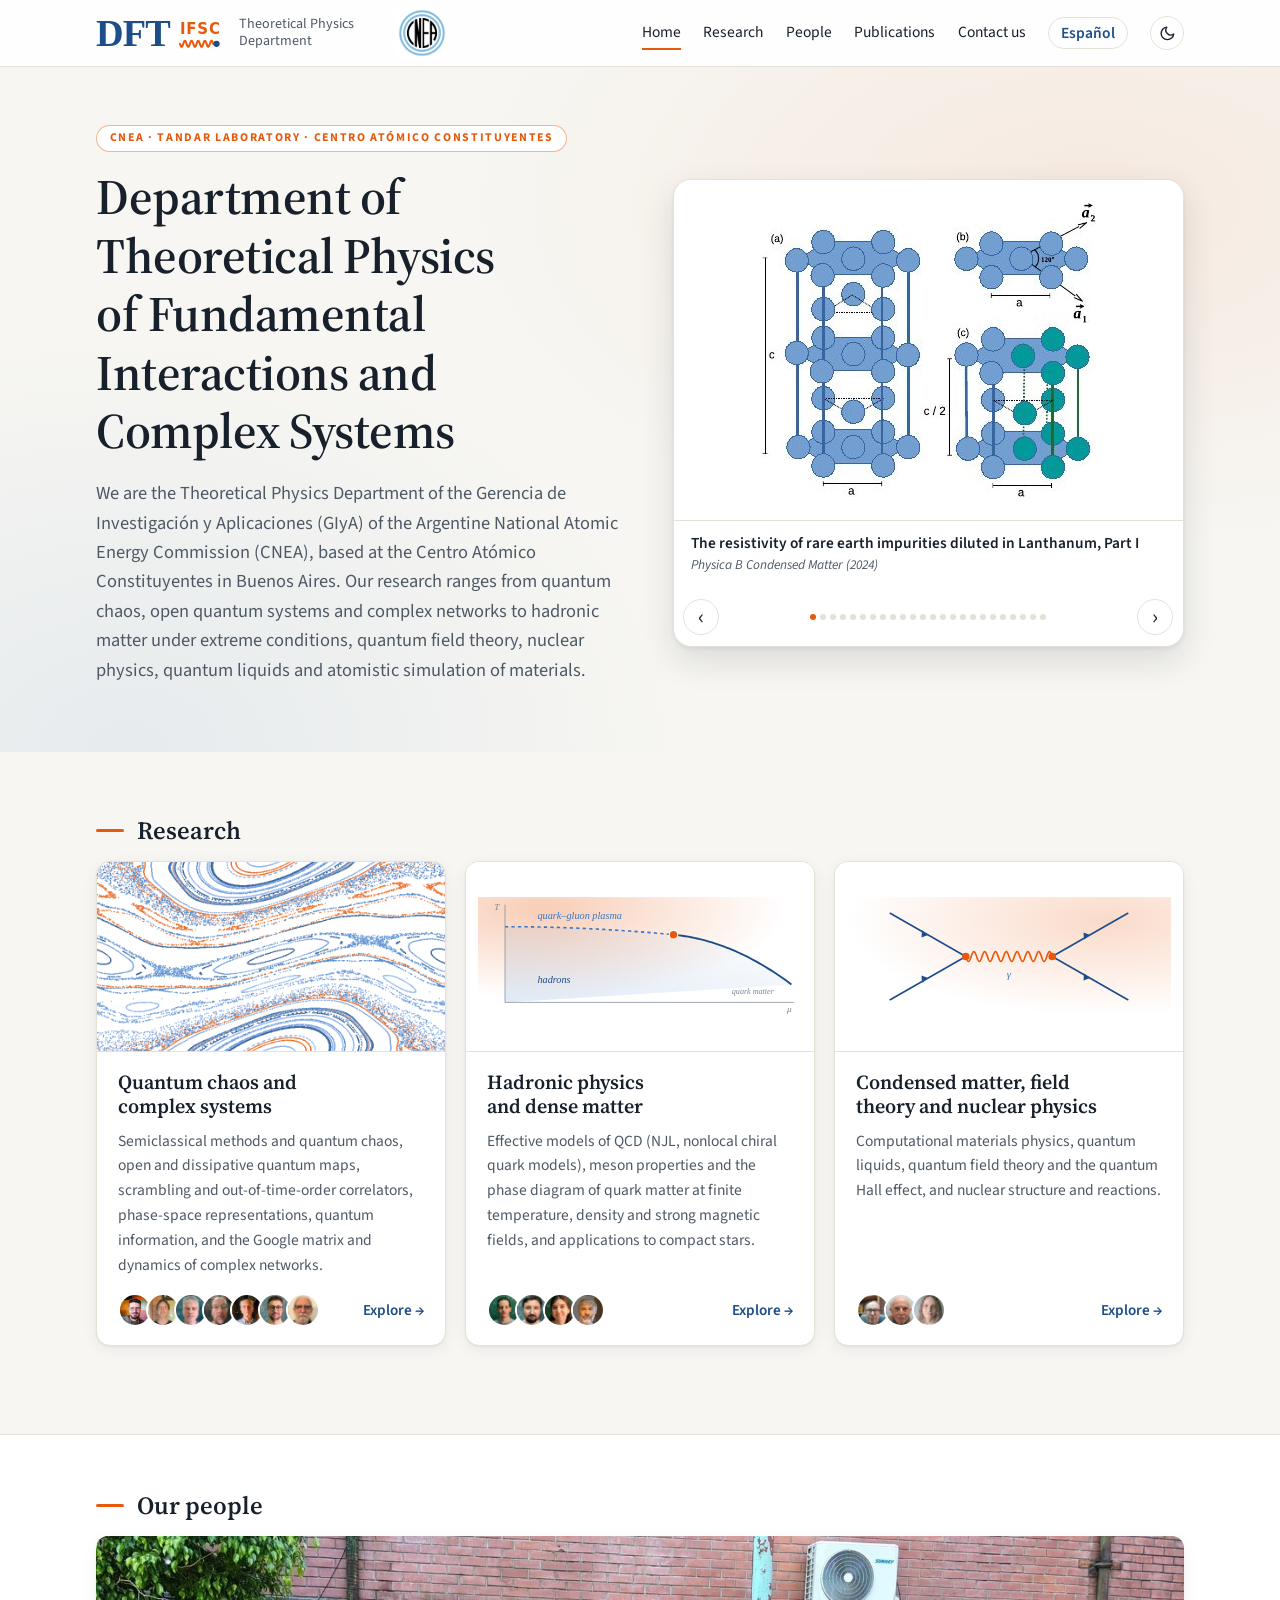
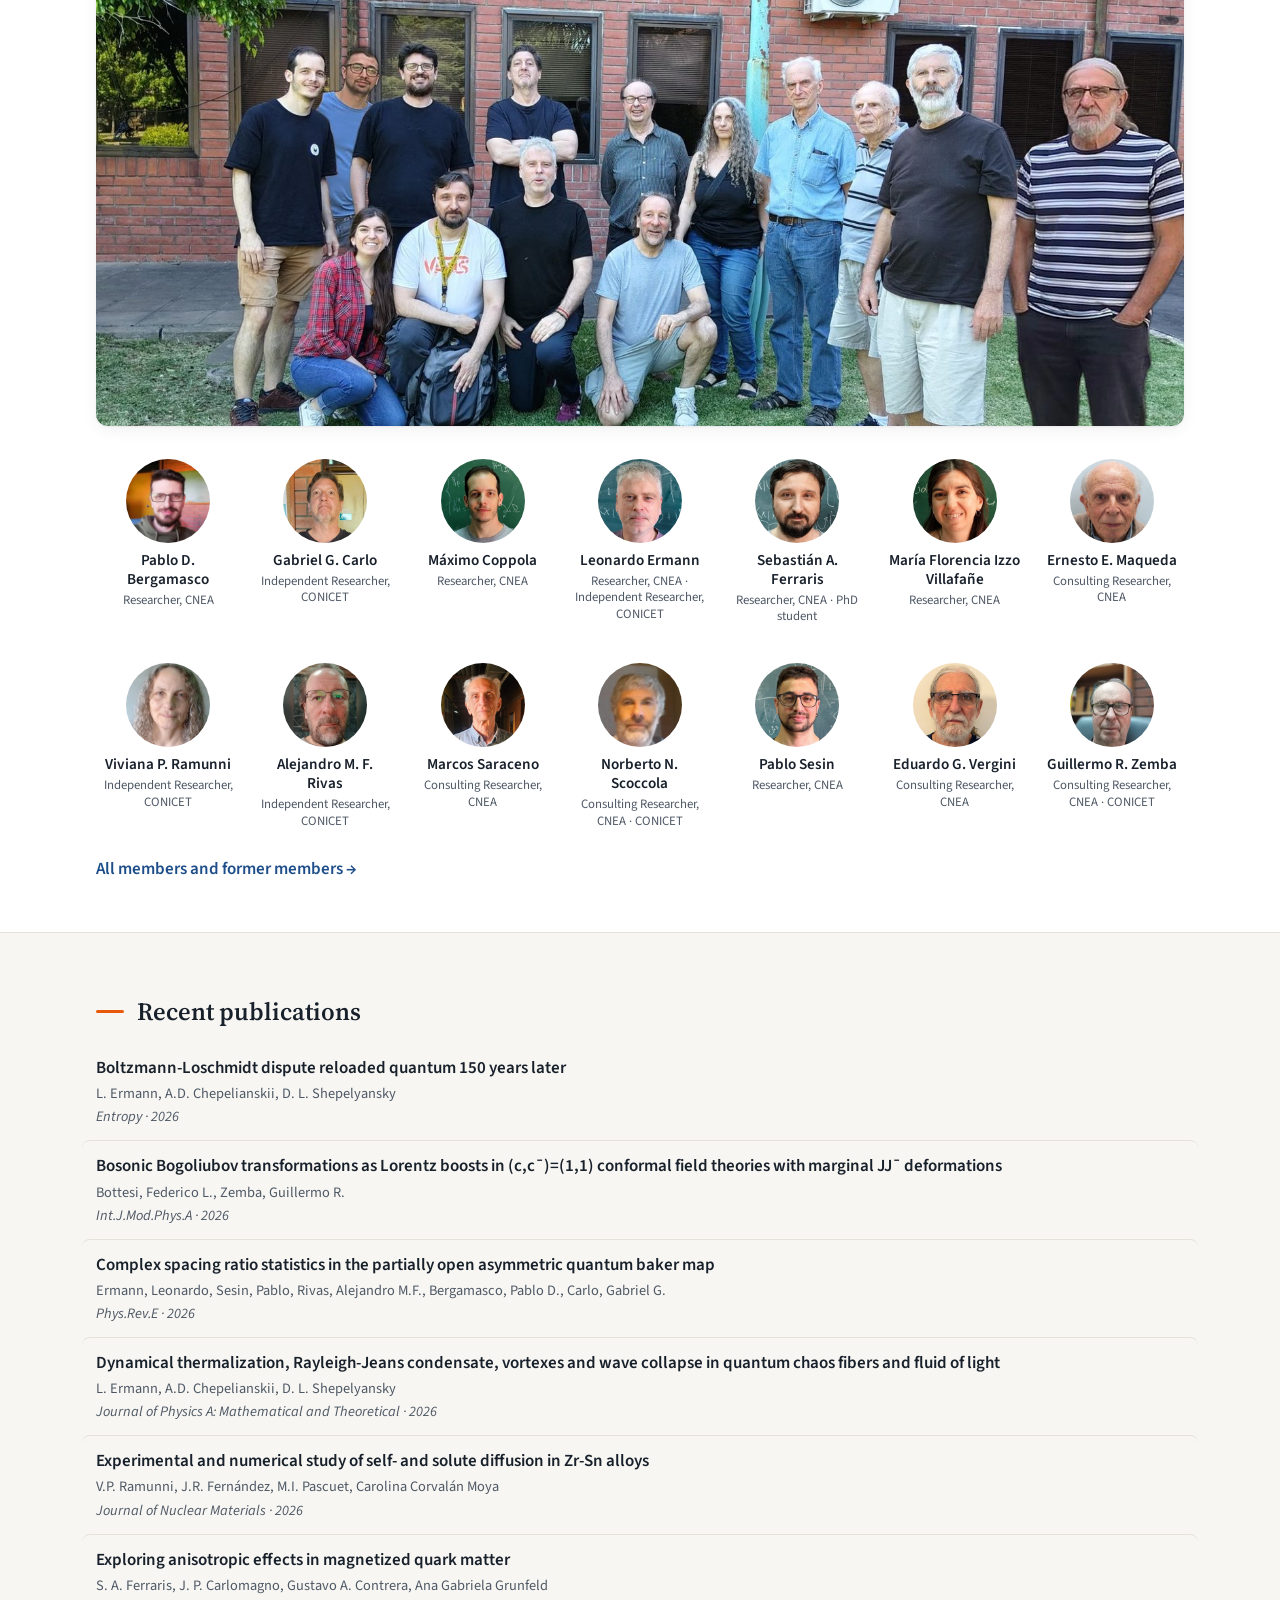
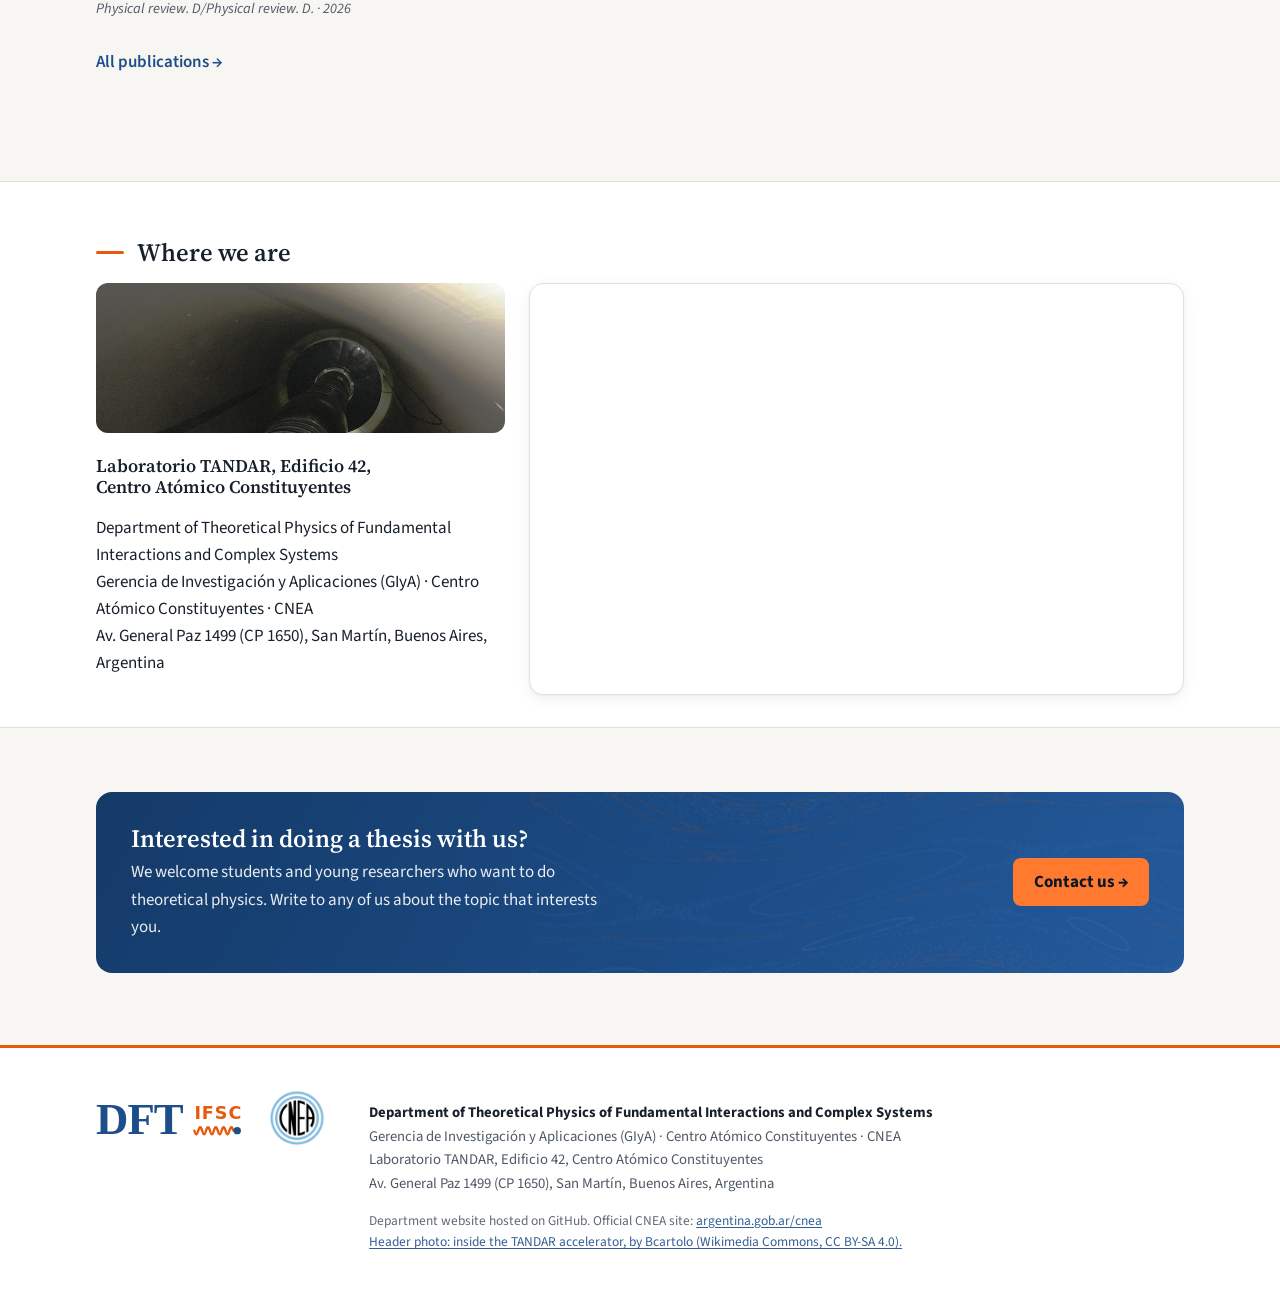
<file: index.html>
<!doctype html>
<html lang="en">
<head>
<meta charset="utf-8">
<meta name="viewport" content="width=device-width, initial-scale=1">
<title>DFTIFSC · Theoretical Physics Department · CNEA</title>
<meta name="description" content="Department of Theoretical Physics of Fundamental Interactions and Complex Systems">
<link rel="canonical" href="https://dftifsc-cnea.github.io/">
<link rel="alternate" hreflang="en" href="https://dftifsc-cnea.github.io/"><link rel="alternate" hreflang="es" href="https://dftifsc-cnea.github.io/es/">
<link rel="alternate" hreflang="x-default" href="https://dftifsc-cnea.github.io/">
<link rel="icon" href="assets/favicon.svg?v=708ffaa7" type="image/svg+xml">
<link rel="preconnect" href="https://fonts.googleapis.com"><link rel="preconnect" href="https://fonts.gstatic.com" crossorigin>
<link rel="stylesheet" href="https://fonts.googleapis.com/css2?family=Source+Sans+3:wght@400;600;700&family=Source+Serif+4:opsz,wght@8..60,500;8..60,600;8..60,700&display=swap">
<meta name="color-scheme" content="light dark">
<link rel="stylesheet" href="assets/style.css?v=708ffaa7">
<script>try{var t=localStorage.getItem('theme');if(t)document.documentElement.dataset.theme=t}catch(e){}</script>
</head>
<body class="pg-index">
<header class="top"><div class="wrap">
  <a class="brand" href="index.html"><img src="assets/logo.svg?v=708ffaa7" alt="DFTIFSC" width="150" height="48"><span class="bn">Theoretical Physics Department</span></a>
  <a class="inst tcnea" href="https://www.argentina.gob.ar/cnea" target="_blank" rel="noopener" title="National Atomic Energy Commission (CNEA)"><img src="assets/cnea.png?v=708ffaa7" alt="CNEA" width="70" height="70"></a>
  <button class="menu" aria-expanded="false" aria-controls="nav">Menu</button>
  <nav id="nav"><a href="index.html" aria-current=page>Home</a><a href="research.html">Research</a><a href="people.html">People</a><a href="publications.html">Publications</a><a href="join.html">Contact us</a><a class="lang" href="es/index.html" hreflang="es">Español</a><button class="theme" type="button" title="Switch light / dark mode" aria-label="Switch light / dark mode"><svg class="moon" viewBox="0 0 24 24" fill="none" stroke="currentColor" stroke-width="2" stroke-linecap="round" stroke-linejoin="round"><path d="M21 12.8A9 9 0 1 1 11.2 3a7 7 0 0 0 9.8 9.8z"/></svg><svg class="sun" viewBox="0 0 24 24" fill="none" stroke="currentColor" stroke-width="2" stroke-linecap="round"><circle cx="12" cy="12" r="4"/><path d="M12 2v2M12 20v2M4.9 4.9l1.4 1.4M17.7 17.7l1.4 1.4M2 12h2M20 12h2M4.9 19.1l1.4-1.4M17.7 6.3l1.4-1.4"/></svg></button></nav>
</div></header>
<main>

<section class="hero"><div class="wrap hgrid">
  <div><p class="eyebrow">CNEA · TANDAR Laboratory · Centro Atómico Constituyentes</p>
  <h1>Department of Theoretical Physics of Fundamental Interactions and Complex Systems</h1>
  <p class="lead">We are the Theoretical Physics Department of the Gerencia de Investigación y Aplicaciones (GIyA) of the Argentine National Atomic Energy Commission (CNEA), based at the Centro Atómico Constituyentes in Buenos Aires. Our research ranges from quantum chaos, open quantum systems and complex networks to hadronic matter under extreme conditions, quantum field theory, nuclear physics, quantum liquids and atomistic simulation of materials.</p></div>
  <div class="car" data-prev="Previous" data-next="Next"><a class="car-stage" target="_blank" rel="noopener"><img alt=""></a><div class="car-cap"><span class="car-t"></span><span class="car-c"></span></div><div class="car-nav"><button class="car-b" data-d="-1" aria-label="Previous">‹</button><span class="car-dots"></span><button class="car-b" data-d="1" aria-label="Next">›</button></div><script type="application/json" class="car-data">[{"img": "img/figs/2009.09606-f1.jpg", "t": "Cavity optomechanics with a laser-engineered optical trap", "u": "https://doi.org/10.1103/physrevb.103.l081301", "c": "Physical review. B./Physical review. B (2021)"}, {"img": "img/figs/2009.09606-f3.jpg", "t": "Cavity optomechanics with a laser-engineered optical trap", "u": "https://doi.org/10.1103/physrevb.103.l081301", "c": "Physical review. B./Physical review. B (2021)"}, {"img": "img/figs/2109.01911-f2.jpg", "t": "Light pseudoscalar meson masses under strong magnetic fields within the SU(3) Nambu–Jona-Lasinio model", "u": "https://doi.org/10.1103/physrevd.104.094040", "c": "Phys.Rev.D (2021)"}, {"img": "img/figs/2109.01911-f4.jpg", "t": "Light pseudoscalar meson masses under strong magnetic fields within the SU(3) Nambu–Jona-Lasinio model", "u": "https://doi.org/10.1103/physrevd.104.094040", "c": "Phys.Rev.D (2021)"}, {"img": "img/figs/2112.00458-f2.jpg", "t": "Asynchronous locking in metamaterials of fluids of light and sound", "u": "https://doi.org/10.1038/s41467-023-38788-9", "c": "Nature Communications (2023)"}, {"img": "img/figs/2112.00458-f1.jpg", "t": "Asynchronous locking in metamaterials of fluids of light and sound", "u": "https://doi.org/10.1038/s41467-023-38788-9", "c": "Nature Communications (2023)"}, {"img": "img/figs/2112.06648-f1.jpg", "t": "Impact of chaos on precursors of quantum criticality", "u": "https://doi.org/10.1103/physreve.104.l062202", "c": "Phys.Rev.E (2021)"}, {"img": "img/figs/2112.06648-f4.jpg", "t": "Impact of chaos on precursors of quantum criticality", "u": "https://doi.org/10.1103/physreve.104.l062202", "c": "Phys.Rev.E (2021)"}, {"img": "img/figs/2205.10107-f3.jpg", "t": "Optimal quantum reservoir computing for the noisy intermediate-scale quantum era", "u": "https://doi.org/10.1103/physreve.106.l043301", "c": "Physical review. E (2022)"}, {"img": "img/figs/2205.10107-f1.jpg", "t": "Optimal quantum reservoir computing for the noisy intermediate-scale quantum era", "u": "https://doi.org/10.1103/physreve.106.l043301", "c": "Physical review. E (2022)"}, {"img": "img/figs/2301.06814-f3.jpg", "t": "Taking advantage of noise in quantum reservoir computing", "u": "https://doi.org/10.1038/s41598-023-35461-5", "c": "Scientific Reports (2023)"}, {"img": "img/figs/2304.04894-f4.jpg", "t": "Majorization-based benchmark of the complexity of quantum processors", "u": "https://doi.org/10.1007/s11128-024-04457-z", "c": "Quantum Information Processing (2024)"}, {"img": "img/figs/2405.19537-f1.jpg", "t": "Optimal Complexity of Parameterized Quantum Circuits", "u": "https://doi.org/10.3390/e28010073", "c": "Entropy (2026)"}, {"img": "img/figs/2501.10247-f1.jpg", "t": "Optimal multicore quantum computing with few interconnects", "u": "https://doi.org/10.1063/5.0252348", "c": "APL Quantum (2025)"}, {"img": "img/figs/2501.10247-f3.jpg", "t": "Optimal multicore quantum computing with few interconnects", "u": "https://doi.org/10.1063/5.0252348", "c": "APL Quantum (2025)"}, {"img": "img/figs/2503.03680-f1.jpg", "t": "Spectral truncation of out-of-time-ordered correlators in dissipative systems", "u": "https://doi.org/10.1103/8cvg-7sbh", "c": "Phys.Rev.E (2025)"}, {"img": "img/figs/2607.07874-f2.jpg", "t": "Unveiling semiclassical structures in eigenstates of a quantum chaotic system using neural networks", "u": "https://doi.org/10.1103/9xdp-mwln", "c": "APS Open Science (2026)"}, {"img": "img/figs/2607.07874-f1.jpg", "t": "Unveiling semiclassical structures in eigenstates of a quantum chaotic system using neural networks", "u": "https://doi.org/10.1103/9xdp-mwln", "c": "APS Open Science (2026)"}, {"img": "img/figs/2212.08269-f1.jpg", "t": "Giant optomechanical coupling and dephasing protection with cavity exciton-polaritons", "u": "https://doi.org/10.1103/physrevresearch.5.l042035", "c": "Physical Review Research (2023)"}, {"img": "img/figs/2212.08269-f2.jpg", "t": "Giant optomechanical coupling and dephasing protection with cavity exciton-polaritons", "u": "https://doi.org/10.1103/physrevresearch.5.l042035", "c": "Physical Review Research (2023)"}, {"img": "img/figs/2211.06353-f1.jpg", "t": "Quantum Lyapunov exponent in dissipative systems", "u": "https://doi.org/10.1103/physreve.108.024208", "c": "Phys.Rev.E (2023)"}, {"img": "img/figs/2107.02022-f8.jpg", "t": "Isospin asymmetric matter in a nonlocal chiral quark model", "u": "https://doi.org/10.1103/physrevd.104.074018", "c": "Phys.Rev.D (2021)"}, {"img": "img/figs/2205.15928-f1.jpg", "t": "Neutral pseudoscalar and vector meson masses under strong magnetic fields in an extended NJL model: Mixing effects", "u": "https://doi.org/10.1103/physrevd.106.074002", "c": "Phys.Rev.D (2022)"}, {"img": "img/figs/2305.15540-f6.jpg", "t": "T − μ quark matter phase transitions and critical endpoint in nonlocal PNJL models under a strong magnetic field", "u": "https://doi.org/10.1103/physrevd.108.056029", "c": "Physical review. D/Physical review. D. (2023)"}, {"img": "img/figs/2305.15540-f7.jpg", "t": "T − μ quark matter phase transitions and critical endpoint in nonlocal PNJL models under a strong magnetic field", "u": "https://doi.org/10.1103/physrevd.108.056029", "c": "Physical review. D/Physical review. D. (2023)"}, {"img": "img/figs/2402.13842-f5.jpg", "t": "Cold isospin asymmetric baryonic rich matter in nonlocal NJL-like models", "u": "https://doi.org/10.1103/physrevd.109.094041", "c": "Phys.Rev.D (2024)"}, {"img": "img/figs/2402.13842-f7.jpg", "t": "Cold isospin asymmetric baryonic rich matter in nonlocal NJL-like models", "u": "https://doi.org/10.1103/physrevd.109.094041", "c": "Phys.Rev.D (2024)"}, {"img": "img/figs/2410.05568-f1.jpg", "t": "Thermomagnetic effects on light pseudoscalar meson masses within the SU(3) Nambu–Jona-Lasinio model", "u": "https://doi.org/10.1103/physrevd.110.114036", "c": "Phys.Rev.D (2024)"}, {"img": "img/figs/2501.02782-f5.jpg", "t": "Topological susceptibility and axion properties in the presence of a strong magnetic field within the three-flavor NJL model", "u": "https://doi.org/10.1103/physrevd.111.074001", "c": "Phys.Rev.D (2025)"}, {"img": "img/figs/2511.05701-f6.jpg", "t": "Exploring anisotropic effects in magnetized quark matter", "u": "https://doi.org/10.1103/xndd-9lln", "c": "Physical review. D/Physical review. D. (2026)"}, {"img": "img/figs/2409.06400-f1.jpg", "t": "The resistivity of rare earth impurities diluted in Lanthanum, Part I", "u": "https://doi.org/10.1016/j.physb.2024.416760", "c": "Physica B Condensed Matter (2024)"}, {"img": "img/figs/2409.06400-f4.jpg", "t": "The resistivity of rare earth impurities diluted in Lanthanum, Part I", "u": "https://doi.org/10.1016/j.physb.2024.416760", "c": "Physica B Condensed Matter (2024)"}, {"img": "img/figs/2409.06400-f6.jpg", "t": "The resistivity of rare earth impurities diluted in Lanthanum, Part I", "u": "https://doi.org/10.1016/j.physb.2024.416760", "c": "Physica B Condensed Matter (2024)"}, {"img": "img/figs/2107.02022-f1.jpg", "t": "Isospin asymmetric matter in a nonlocal chiral quark model", "u": "https://doi.org/10.1103/physrevd.104.074018", "c": "Phys.Rev.D (2021)"}, {"img": "img/figs/ermann-fig56.jpg", "t": "Dynamical thermalization, Rayleigh-Jeans condensate, vortexes and wave collapse in quantum chaos fibers and fluid of light", "u": "https://doi.org/10.1088/1751-8121/ae3ebe", "c": "Journal of Physics A: Mathematical and Theoretical (2026)"}, {"img": "img/figs/ermann-fig57.jpg", "t": "Boltzmann-Loschmidt dispute reloaded quantum 150 years later", "u": "https://doi.org/10.3390/e28060594", "c": "Entropy (2026)"}, {"img": "img/figs/ermann-fig58.jpg", "t": "Structural and functional robustness in public transportation networks of Latin American cities", "u": "https://doi.org/10.1007/s44327-026-00321-0", "c": "Discover Cities (2026)"}, {"img": "img/figs/ermann-fig59.jpg", "t": "Thermodynamic description of wealth inequality in the world", "u": "https://doi.org/10.3390/complexities2030020", "c": "Complexities (2026)"}, {"img": "img/figs/ermann-fig60.jpg", "t": "Complex spacing ratio statistics in the partially open asymmetric quantum baker map", "u": "https://doi.org/10.1103/q5fx-y7zr", "c": "Physical Review E (2026)"}, {"img": "img/figs/ermann-fig53.jpg", "t": "Exploring quantum localization with machine learning", "u": "https://doi.org/10.1016/j.physa.2024.130310", "c": "Physica A: Statistical Mechanics and its Applications (2025)"}, {"img": "img/figs/ermann-fig54.jpg", "t": "Ideal Gas Law for a Quantum Particle", "u": "https://doi.org/10.1103/nwwy-qwwp", "c": "Physical Review E (2025)"}, {"img": "img/figs/ermann-fig55.jpg", "t": "Opinion Formation in Wikipedia Ising Networks", "u": "https://doi.org/10.3390/info16090782", "c": "Information (2025)"}]</script></div>
</div></section>
<section class="wrap sec"><h2 class="h">Research</h2><div class="grid three"><a class="gcard big" href="research.html#chaos"><span class="art" style="background-image:url(assets/art-chaos.png)"></span><span class="gbody"><h3>Quantum chaos and complex systems</h3><p>Semiclassical methods and quantum chaos, open and dissipative quantum maps, scrambling and out-of-time-order correlators, phase-space representations, quantum information, and the Google matrix and dynamics of complex networks.</p><span class="gfoot"><span class="avs"><img class="av sm" src="img/people/bergamasco.jpg" alt="" loading="lazy"><img class="av sm" src="img/people/carlo.jpg" alt="" loading="lazy"><img class="av sm" src="img/people/ermann.jpg" alt="" loading="lazy"><img class="av sm" src="img/people/rivas.jpg" alt="" loading="lazy"><img class="av sm" src="img/people/saraceno.jpg" alt="" loading="lazy"><img class="av sm" src="img/people/sesin.jpg" alt="" loading="lazy"><img class="av sm" src="img/people/vergini.jpg" alt="" loading="lazy"></span><span class="go">Explore →</span></span></span></a><a class="gcard big" href="research.html#hadrons"><span class="art" style="background-image:url(assets/art-hadrons.svg)"></span><span class="gbody"><h3>Hadronic physics and dense matter</h3><p>Effective models of QCD (NJL, nonlocal chiral quark models), meson properties and the phase diagram of quark matter at finite temperature, density and strong magnetic fields, and applications to compact stars.</p><span class="gfoot"><span class="avs"><img class="av sm" src="img/people/coppola.jpg" alt="" loading="lazy"><img class="av sm" src="img/people/ferraris.jpg" alt="" loading="lazy"><img class="av sm" src="img/people/izzo-villafane.jpg" alt="" loading="lazy"><img class="av sm" src="img/people/scoccola.jpg" alt="" loading="lazy"></span><span class="go">Explore →</span></span></span></a><a class="gcard big" href="research.html#independent"><span class="art" style="background-image:url(assets/art-indep.svg)"></span><span class="gbody"><h3>Condensed matter, field theory and nuclear physics</h3><p>Computational materials physics, quantum liquids, quantum field theory and the quantum Hall effect, and nuclear structure and reactions.</p><span class="gfoot"><span class="avs"><img class="av sm" src="img/people/zemba.jpg" alt="" loading="lazy"><img class="av sm" src="img/people/maqueda.jpg" alt="" loading="lazy"><img class="av sm" src="img/people/ramunni.jpg" alt="" loading="lazy"></span><span class="go">Explore →</span></span></span></a></div></section>
<section class="band"><div class="wrap sec"><h2 class="h">Our people</h2><figure class="gphoto"><img src="img/people/grupo-2026.jpg" alt="Our people" width="1600" height="720" loading="lazy"><a class="gtag" href="people.html#coppola" style="left:16.65%;top:21.67%;width:5.00%;height:13.78%"><span>Máximo Coppola</span></a><a class="gtag" href="people.html#sesin" style="left:21.75%;top:21.11%;width:5.00%;height:13.78%"><span>Pablo Sesin</span></a><a class="gtag" href="people.html#bergamasco" style="left:27.25%;top:21.78%;width:5.00%;height:13.78%"><span>Pablo D. Bergamasco</span></a><a class="gtag" href="people.html#carlo" style="left:36.95%;top:20.11%;width:5.00%;height:13.78%"><span>Gabriel G. Carlo</span></a><a class="gtag" href="people.html#zemba" style="left:47.30%;top:26.44%;width:5.00%;height:13.78%"><span>Guillermo R. Zemba</span></a><a class="gtag" href="people.html#ramunni" style="left:55.15%;top:30.44%;width:5.00%;height:13.78%"><span>Viviana P. Ramunni</span></a><a class="gtag" href="people.html#saraceno" style="left:62.20%;top:23.22%;width:5.00%;height:13.78%"><span>Marcos Saraceno</span></a><a class="gtag" href="people.html#maqueda" style="left:68.95%;top:27.22%;width:5.00%;height:13.78%"><span>Ernesto E. Maqueda</span></a><a class="gtag" href="people.html#scoccola" style="left:74.50%;top:21.67%;width:5.00%;height:13.78%"><span>Norberto N. Scoccola</span></a><a class="gtag" href="people.html#vergini" style="left:89.15%;top:24.89%;width:5.00%;height:13.78%"><span>Eduardo G. Vergini</span></a><a class="gtag" href="people.html#izzo-villafane" style="left:22.85%;top:54.22%;width:5.00%;height:13.78%"><span>María Florencia Izzo Villafañe</span></a><a class="gtag" href="people.html#ferraris" style="left:30.35%;top:47.11%;width:5.00%;height:13.78%"><span>Sebastián A. Ferraris</span></a><a class="gtag" href="people.html#ermann" style="left:38.05%;top:39.11%;width:5.00%;height:13.78%"><span>Leonardo Ermann</span></a><a class="gtag" href="people.html#rivas" style="left:48.55%;top:51.00%;width:5.00%;height:13.78%"><span>Alejandro M. F. Rivas</span></a></figure><div class="minis"><a class="mini" href="people.html#bergamasco"><img class="av" src="img/people/bergamasco.jpg" alt="" loading="lazy"><span class="mn">Pablo D. Bergamasco</span><span class="mr">Researcher, CNEA</span></a><a class="mini" href="people.html#carlo"><img class="av" src="img/people/carlo.jpg" alt="" loading="lazy"><span class="mn">Gabriel G. Carlo</span><span class="mr">Independent Researcher, CONICET</span></a><a class="mini" href="people.html#coppola"><img class="av" src="img/people/coppola.jpg" alt="" loading="lazy"><span class="mn">Máximo Coppola</span><span class="mr">Researcher, CNEA</span></a><a class="mini" href="people.html#ermann"><img class="av" src="img/people/ermann.jpg" alt="" loading="lazy"><span class="mn">Leonardo Ermann</span><span class="mr">Researcher, CNEA · Independent Researcher, CONICET</span></a><a class="mini" href="people.html#ferraris"><img class="av" src="img/people/ferraris.jpg" alt="" loading="lazy"><span class="mn">Sebastián A. Ferraris</span><span class="mr">Researcher, CNEA · PhD student</span></a><a class="mini" href="people.html#izzo-villafane"><img class="av" src="img/people/izzo-villafane.jpg" alt="" loading="lazy"><span class="mn">María Florencia Izzo Villafañe</span><span class="mr">Researcher, CNEA</span></a><a class="mini" href="people.html#maqueda"><img class="av" src="img/people/maqueda.jpg" alt="" loading="lazy"><span class="mn">Ernesto E. Maqueda</span><span class="mr">Consulting Researcher, CNEA</span></a><a class="mini" href="people.html#ramunni"><img class="av" src="img/people/ramunni.jpg" alt="" loading="lazy"><span class="mn">Viviana P. Ramunni</span><span class="mr">Independent Researcher, CONICET</span></a><a class="mini" href="people.html#rivas"><img class="av" src="img/people/rivas.jpg" alt="" loading="lazy"><span class="mn">Alejandro M. F. Rivas</span><span class="mr">Independent Researcher, CONICET</span></a><a class="mini" href="people.html#saraceno"><img class="av" src="img/people/saraceno.jpg" alt="" loading="lazy"><span class="mn">Marcos Saraceno</span><span class="mr">Consulting Researcher, CNEA</span></a><a class="mini" href="people.html#scoccola"><img class="av" src="img/people/scoccola.jpg" alt="" loading="lazy"><span class="mn">Norberto N. Scoccola</span><span class="mr">Consulting Researcher, CNEA · CONICET</span></a><a class="mini" href="people.html#sesin"><img class="av" src="img/people/sesin.jpg" alt="" loading="lazy"><span class="mn">Pablo Sesin</span><span class="mr">Researcher, CNEA</span></a><a class="mini" href="people.html#vergini"><img class="av" src="img/people/vergini.jpg" alt="" loading="lazy"><span class="mn">Eduardo G. Vergini</span><span class="mr">Consulting Researcher, CNEA</span></a><a class="mini" href="people.html#zemba"><img class="av" src="img/people/zemba.jpg" alt="" loading="lazy"><span class="mn">Guillermo R. Zemba</span><span class="mr">Consulting Researcher, CNEA · CONICET</span></a></div>
  <p><a class="more" href="people.html">All members and former members →</a></p></div></section>
<section class="wrap sec"><h2 class="h">Recent publications</h2><ol class="pubs"><li data-m="ermann" data-g="chaos chaos-q" data-k="article"><span class="pt"><a href="https://doi.org/10.3390/e28060594" target="_blank" rel="noopener">Boltzmann-Loschmidt dispute reloaded quantum 150 years later</a></span><span class="pa">L. Ermann, A.D. Chepelianskii, D. L. Shepelyansky</span><span class="pj">Entropy · 2026</span></li><li data-m="zemba" data-g="qft" data-k="article"><span class="pt"><a href="https://doi.org/10.1142/s0217751x26500314" target="_blank" rel="noopener">Bosonic Bogoliubov transformations as Lorentz boosts in (c,c¯)=(1,1) conformal field theories with marginal JJ¯ deformations</a></span><span class="pa">Bottesi, Federico L., Zemba, Guillermo R.</span><span class="pj">Int.J.Mod.Phys.A · 2026</span></li><li data-m="bergamasco carlo ermann rivas sesin" data-g="chaos chaos-q" data-k="article"><span class="pt"><a href="https://doi.org/10.1103/q5fx-y7zr" target="_blank" rel="noopener">Complex spacing ratio statistics in the partially open asymmetric quantum baker map</a></span><span class="pa">Ermann, Leonardo, Sesin, Pablo, Rivas, Alejandro M.F., Bergamasco, Pablo D., Carlo, Gabriel G.</span><span class="pj">Phys.Rev.E · 2026</span></li><li data-m="ermann" data-g="chaos chaos-q" data-k="article"><span class="pt"><a href="https://doi.org/10.1088/1751-8121/ae3ebe" target="_blank" rel="noopener">Dynamical thermalization, Rayleigh-Jeans condensate, vortexes and wave collapse in quantum chaos fibers and fluid of light</a></span><span class="pa">L. Ermann, A.D. Chepelianskii, D. L. Shepelyansky</span><span class="pj">Journal of Physics A: Mathematical and Theoretical · 2026</span></li><li data-m="ramunni" data-g="materials" data-k="article"><span class="pt"><a href="https://doi.org/10.1016/j.jnucmat.2026.156732" target="_blank" rel="noopener">Experimental and numerical study of self- and solute diffusion in Zr-Sn alloys</a></span><span class="pa">V.P. Ramunni, J.R. Fernández, M.I. Pascuet, Carolina Corvalán Moya</span><span class="pj">Journal of Nuclear Materials · 2026</span></li><li data-m="ferraris grunfeld" data-g="hadrons" data-k="article"><span class="pt"><a href="https://doi.org/10.1103/xndd-9lln" target="_blank" rel="noopener">Exploring anisotropic effects in magnetized quark matter</a></span><span class="pa">S. A. Ferraris, J. P. Carlomagno, Gustavo A. Contrera, Ana Gabriela Grunfeld</span><span class="pj">Physical review. D/Physical review. D. · 2026</span></li></ol>
  <p><a class="more" href="publications.html">All publications →</a></p></section>
<section class="band"><div class="wrap sec"><h2 class="h">Where we are</h2><div class="where"><div class="addr"><img class="tandar" src="assets/tandar-color.jpg" alt="" loading="lazy"><h3>Laboratorio TANDAR, Edificio 42, Centro Atómico Constituyentes</h3><p>Department of Theoretical Physics of Fundamental Interactions and Complex Systems<br>Gerencia de Investigación y Aplicaciones (GIyA) · Centro Atómico Constituyentes · CNEA<br>Av. General Paz 1499 (CP 1650), San Martín, Buenos Aires, Argentina</p></div><iframe class="map" title="Laboratorio TANDAR, Edificio 42, Centro Atómico Constituyentes" loading="lazy" referrerpolicy="no-referrer-when-downgrade" allowfullscreen src="https://maps.google.com/maps?q=Acelerador%20de%20part%C3%ADculas%20TANDAR%2C%20San%20Mart%C3%ADn%2C%20Buenos%20Aires&amp;z=17&amp;hl=en&amp;output=embed"></iframe></div></div></section>
<section class="wrap sec"><div class="cta"><div><h2>Interested in doing a thesis with us?</h2><p>We welcome students and young researchers who want to do theoretical physics. Write to any of us about the topic that interests you.</p></div>
  <a class="btn" href="join.html">Contact us →</a></div></section>

</main>
<footer><div class="wrap fgrid">
  <div class="flogos"><img src="assets/logo.svg?v=708ffaa7" alt="DFTIFSC" width="150" height="48"><a class="inst" href="https://www.argentina.gob.ar/cnea" target="_blank" rel="noopener"><img src="assets/cnea.png?v=708ffaa7" alt="CNEA" width="70" height="70"></a></div>
  <div><p><strong>Department of Theoretical Physics of Fundamental Interactions and Complex Systems</strong><br>Gerencia de Investigación y Aplicaciones (GIyA) · Centro Atómico Constituyentes · CNEA<br>Laboratorio TANDAR, Edificio 42, Centro Atómico Constituyentes<br>Av. General Paz 1499 (CP 1650), San Martín, Buenos Aires, Argentina</p>
  <p class="small">Department website hosted on GitHub. Official CNEA site: <a href="https://www.argentina.gob.ar/cnea" target="_blank" rel="noopener">argentina.gob.ar/cnea</a><br>
  <a href="https://commons.wikimedia.org/wiki/File:Tandar.jpg" target="_blank" rel="noopener">Header photo: inside the TANDAR accelerator, by Bcartolo (Wikimedia Commons, CC BY-SA 4.0).</a></p></div>
</div></footer>
<script src="assets/site.js?v=708ffaa7" defer></script>
<script>window.goatcounter = {path: function(p) { return location.host + p }}</script>
<script data-goatcounter="https://leoermann.goatcounter.com/count" async src="https://gc.zgo.at/count.js"></script>
</body>
</html>
</file>
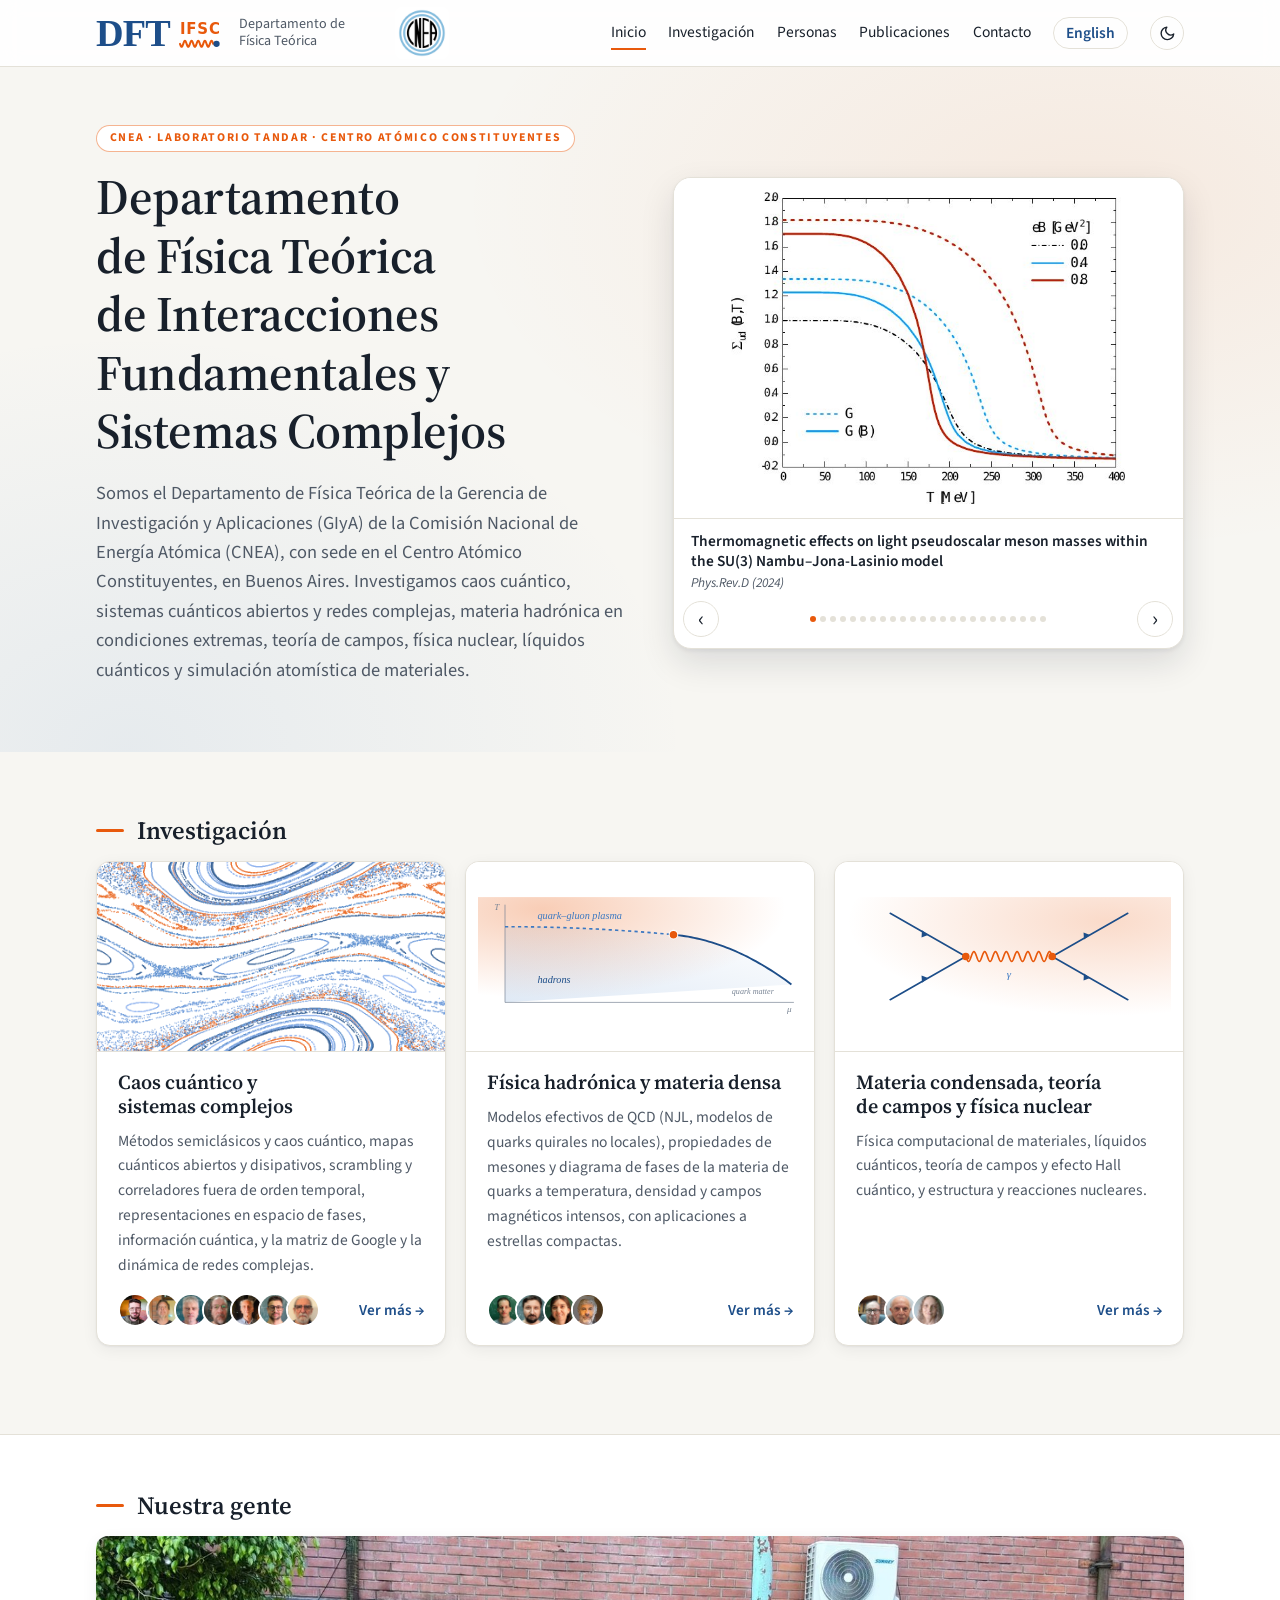
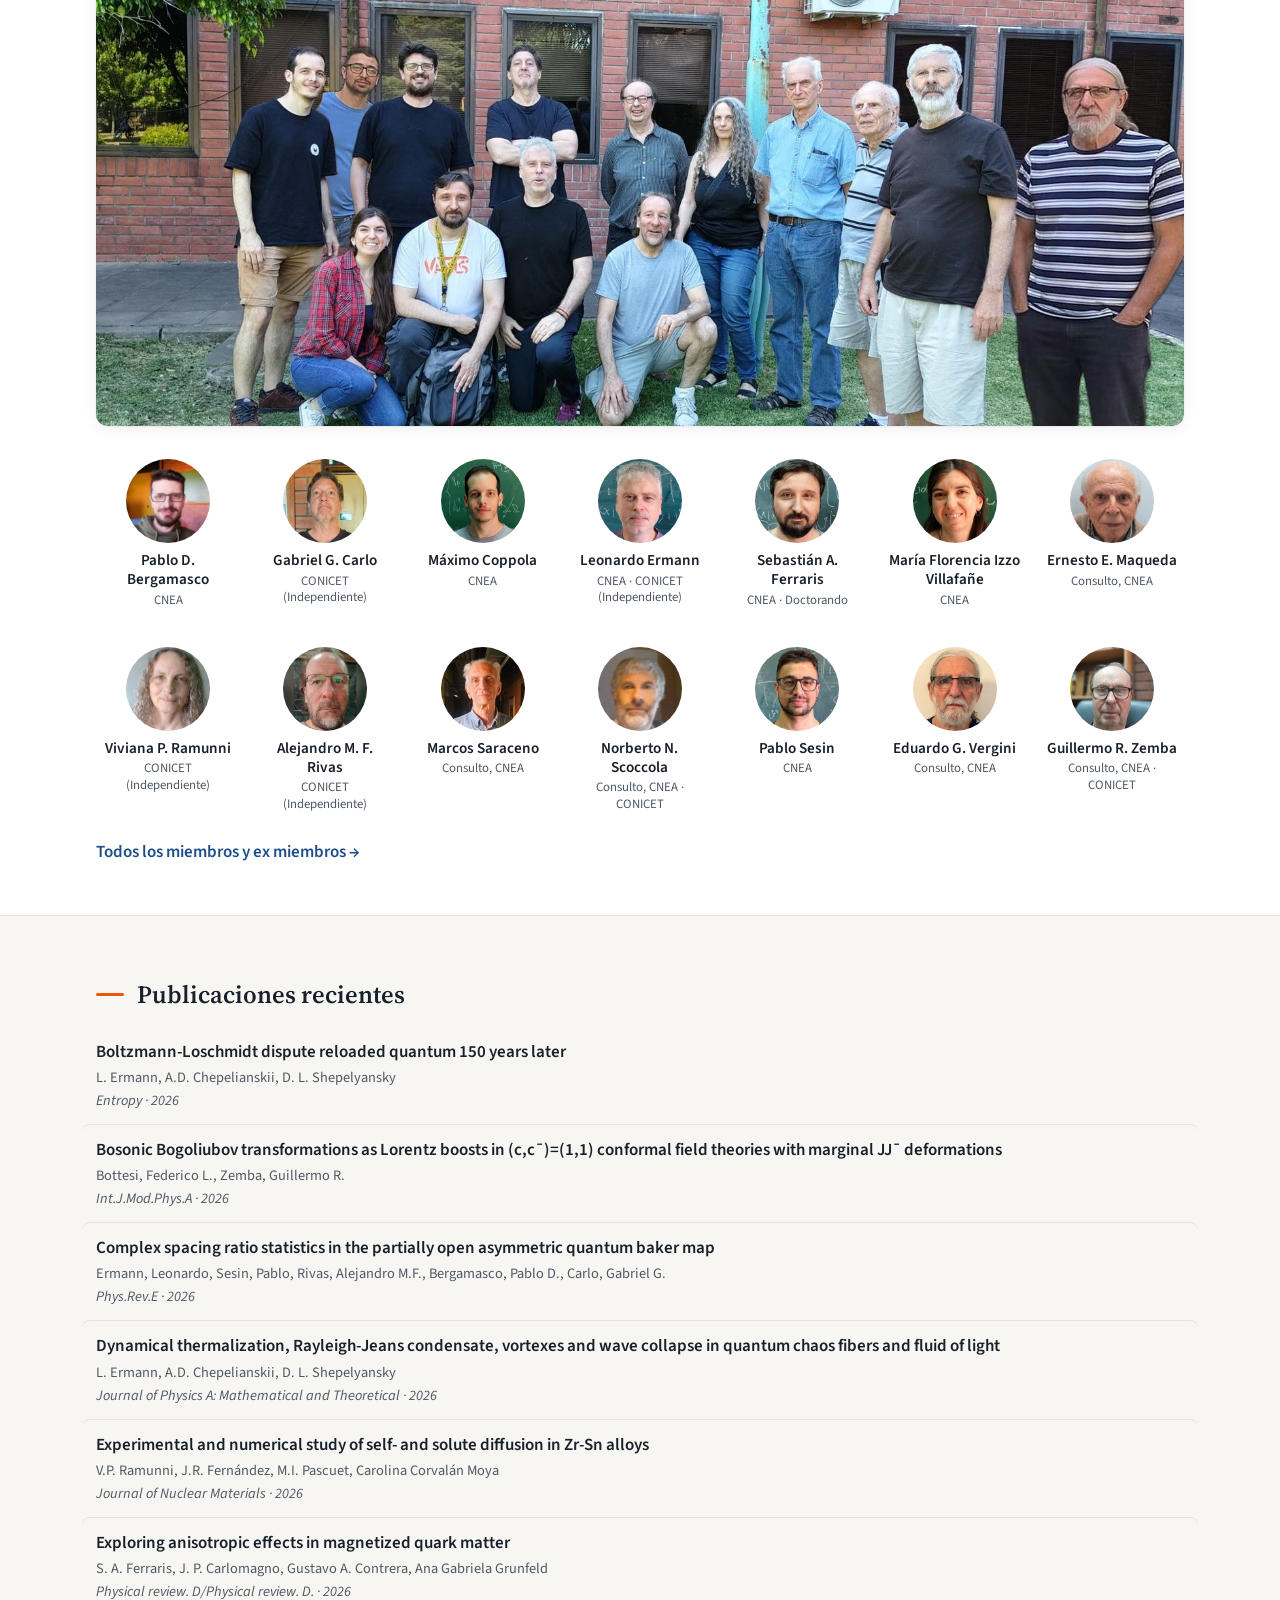
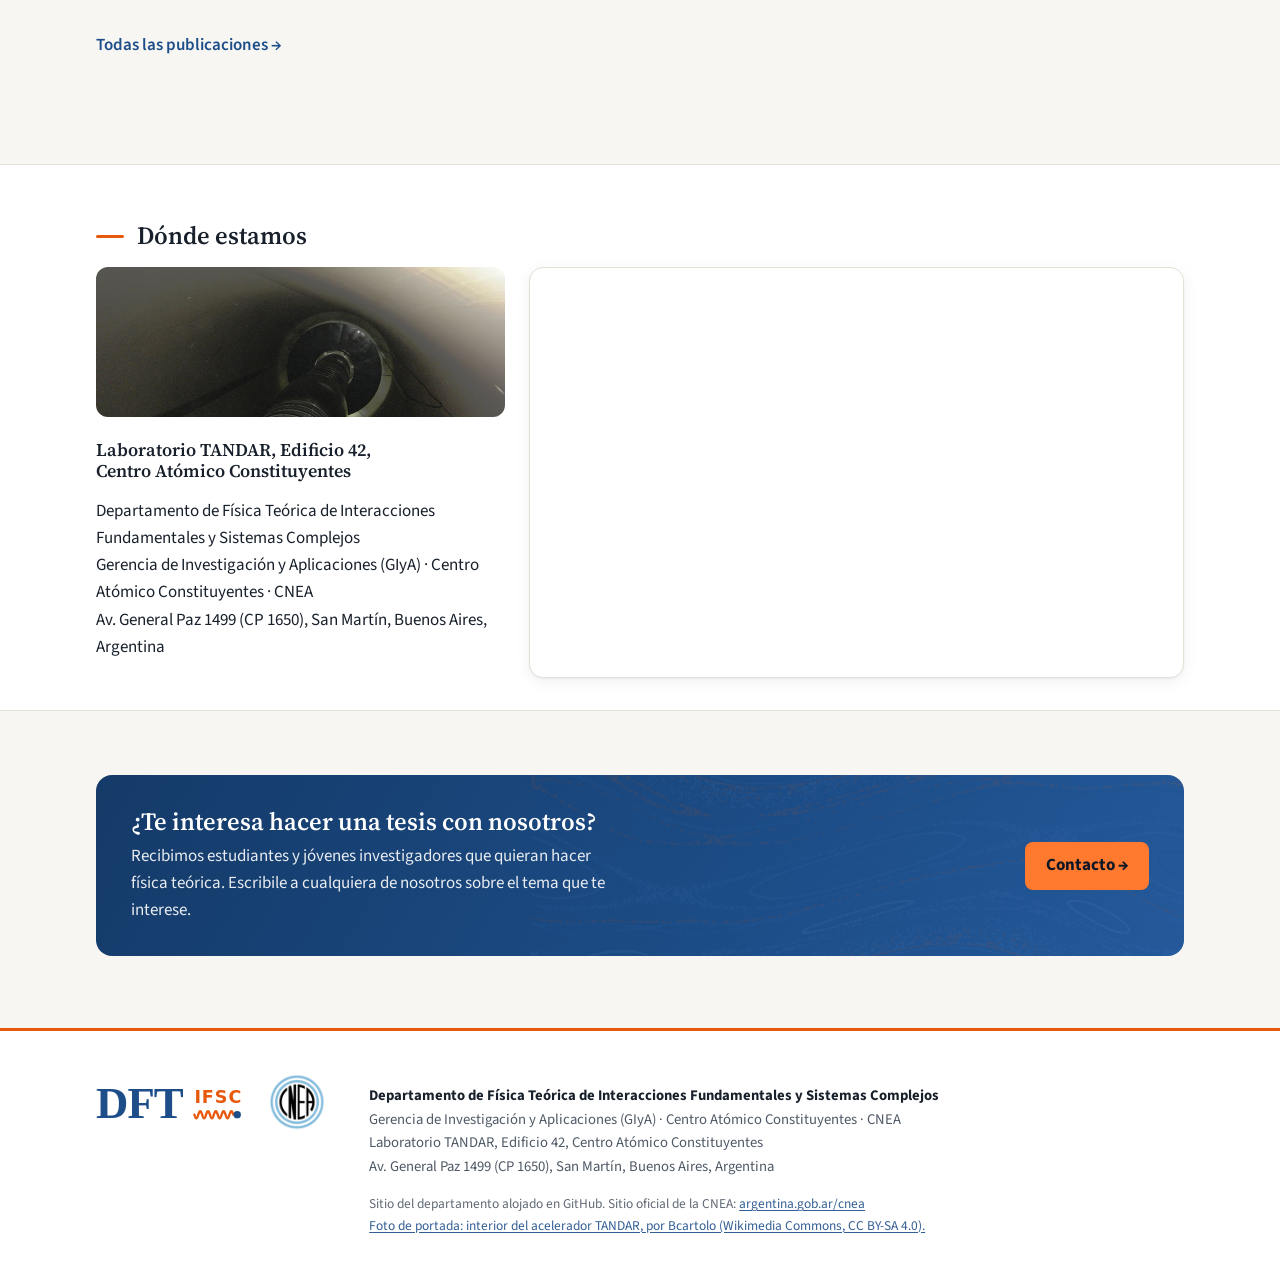
<file: es/index.html>
<!doctype html>
<html lang="es">
<head>
<meta charset="utf-8">
<meta name="viewport" content="width=device-width, initial-scale=1">
<title>DFTIFSC · Departamento de Física Teórica · CNEA</title>
<meta name="description" content="Departamento de Física Teórica de Interacciones Fundamentales y Sistemas Complejos">
<link rel="canonical" href="https://dftifsc-cnea.github.io/es/">
<link rel="alternate" hreflang="en" href="https://dftifsc-cnea.github.io/"><link rel="alternate" hreflang="es" href="https://dftifsc-cnea.github.io/es/">
<link rel="alternate" hreflang="x-default" href="https://dftifsc-cnea.github.io/">
<link rel="icon" href="../assets/favicon.svg?v=708ffaa7" type="image/svg+xml">
<link rel="preconnect" href="https://fonts.googleapis.com"><link rel="preconnect" href="https://fonts.gstatic.com" crossorigin>
<link rel="stylesheet" href="https://fonts.googleapis.com/css2?family=Source+Sans+3:wght@400;600;700&family=Source+Serif+4:opsz,wght@8..60,500;8..60,600;8..60,700&display=swap">
<meta name="color-scheme" content="light dark">
<link rel="stylesheet" href="../assets/style.css?v=708ffaa7">
<script>try{var t=localStorage.getItem('theme');if(t)document.documentElement.dataset.theme=t}catch(e){}</script>
</head>
<body class="pg-index">
<header class="top"><div class="wrap">
  <a class="brand" href="index.html"><img src="../assets/logo.svg?v=708ffaa7" alt="DFTIFSC" width="150" height="48"><span class="bn">Departamento de Física Teórica</span></a>
  <a class="inst tcnea" href="https://www.argentina.gob.ar/cnea" target="_blank" rel="noopener" title="Comisión Nacional de Energía Atómica (CNEA)"><img src="../assets/cnea.png?v=708ffaa7" alt="CNEA" width="70" height="70"></a>
  <button class="menu" aria-expanded="false" aria-controls="nav">Menú</button>
  <nav id="nav"><a href="index.html" aria-current=page>Inicio</a><a href="research.html">Investigación</a><a href="people.html">Personas</a><a href="publications.html">Publicaciones</a><a href="join.html">Contacto</a><a class="lang" href="../index.html" hreflang="en">English</a><button class="theme" type="button" title="Cambiar modo claro / oscuro" aria-label="Cambiar modo claro / oscuro"><svg class="moon" viewBox="0 0 24 24" fill="none" stroke="currentColor" stroke-width="2" stroke-linecap="round" stroke-linejoin="round"><path d="M21 12.8A9 9 0 1 1 11.2 3a7 7 0 0 0 9.8 9.8z"/></svg><svg class="sun" viewBox="0 0 24 24" fill="none" stroke="currentColor" stroke-width="2" stroke-linecap="round"><circle cx="12" cy="12" r="4"/><path d="M12 2v2M12 20v2M4.9 4.9l1.4 1.4M17.7 17.7l1.4 1.4M2 12h2M20 12h2M4.9 19.1l1.4-1.4M17.7 6.3l1.4-1.4"/></svg></button></nav>
</div></header>
<main>

<section class="hero"><div class="wrap hgrid">
  <div><p class="eyebrow">CNEA · Laboratorio TANDAR · Centro Atómico Constituyentes</p>
  <h1>Departamento de Física Teórica de Interacciones Fundamentales y Sistemas Complejos</h1>
  <p class="lead">Somos el Departamento de Física Teórica de la Gerencia de Investigación y Aplicaciones (GIyA) de la Comisión Nacional de Energía Atómica (CNEA), con sede en el Centro Atómico Constituyentes, en Buenos Aires. Investigamos caos cuántico, sistemas cuánticos abiertos y redes complejas, materia hadrónica en condiciones extremas, teoría de campos, física nuclear, líquidos cuánticos y simulación atomística de materiales.</p></div>
  <div class="car" data-prev="Anterior" data-next="Siguiente"><a class="car-stage" target="_blank" rel="noopener"><img alt=""></a><div class="car-cap"><span class="car-t"></span><span class="car-c"></span></div><div class="car-nav"><button class="car-b" data-d="-1" aria-label="Anterior">‹</button><span class="car-dots"></span><button class="car-b" data-d="1" aria-label="Siguiente">›</button></div><script type="application/json" class="car-data">[{"img": "../img/figs/2009.09606-f1.jpg", "t": "Cavity optomechanics with a laser-engineered optical trap", "u": "https://doi.org/10.1103/physrevb.103.l081301", "c": "Physical review. B./Physical review. B (2021)"}, {"img": "../img/figs/2009.09606-f3.jpg", "t": "Cavity optomechanics with a laser-engineered optical trap", "u": "https://doi.org/10.1103/physrevb.103.l081301", "c": "Physical review. B./Physical review. B (2021)"}, {"img": "../img/figs/2109.01911-f2.jpg", "t": "Light pseudoscalar meson masses under strong magnetic fields within the SU(3) Nambu–Jona-Lasinio model", "u": "https://doi.org/10.1103/physrevd.104.094040", "c": "Phys.Rev.D (2021)"}, {"img": "../img/figs/2109.01911-f4.jpg", "t": "Light pseudoscalar meson masses under strong magnetic fields within the SU(3) Nambu–Jona-Lasinio model", "u": "https://doi.org/10.1103/physrevd.104.094040", "c": "Phys.Rev.D (2021)"}, {"img": "../img/figs/2112.00458-f2.jpg", "t": "Asynchronous locking in metamaterials of fluids of light and sound", "u": "https://doi.org/10.1038/s41467-023-38788-9", "c": "Nature Communications (2023)"}, {"img": "../img/figs/2112.00458-f1.jpg", "t": "Asynchronous locking in metamaterials of fluids of light and sound", "u": "https://doi.org/10.1038/s41467-023-38788-9", "c": "Nature Communications (2023)"}, {"img": "../img/figs/2112.06648-f1.jpg", "t": "Impact of chaos on precursors of quantum criticality", "u": "https://doi.org/10.1103/physreve.104.l062202", "c": "Phys.Rev.E (2021)"}, {"img": "../img/figs/2112.06648-f4.jpg", "t": "Impact of chaos on precursors of quantum criticality", "u": "https://doi.org/10.1103/physreve.104.l062202", "c": "Phys.Rev.E (2021)"}, {"img": "../img/figs/2205.10107-f3.jpg", "t": "Optimal quantum reservoir computing for the noisy intermediate-scale quantum era", "u": "https://doi.org/10.1103/physreve.106.l043301", "c": "Physical review. E (2022)"}, {"img": "../img/figs/2205.10107-f1.jpg", "t": "Optimal quantum reservoir computing for the noisy intermediate-scale quantum era", "u": "https://doi.org/10.1103/physreve.106.l043301", "c": "Physical review. E (2022)"}, {"img": "../img/figs/2301.06814-f3.jpg", "t": "Taking advantage of noise in quantum reservoir computing", "u": "https://doi.org/10.1038/s41598-023-35461-5", "c": "Scientific Reports (2023)"}, {"img": "../img/figs/2304.04894-f4.jpg", "t": "Majorization-based benchmark of the complexity of quantum processors", "u": "https://doi.org/10.1007/s11128-024-04457-z", "c": "Quantum Information Processing (2024)"}, {"img": "../img/figs/2405.19537-f1.jpg", "t": "Optimal Complexity of Parameterized Quantum Circuits", "u": "https://doi.org/10.3390/e28010073", "c": "Entropy (2026)"}, {"img": "../img/figs/2501.10247-f1.jpg", "t": "Optimal multicore quantum computing with few interconnects", "u": "https://doi.org/10.1063/5.0252348", "c": "APL Quantum (2025)"}, {"img": "../img/figs/2501.10247-f3.jpg", "t": "Optimal multicore quantum computing with few interconnects", "u": "https://doi.org/10.1063/5.0252348", "c": "APL Quantum (2025)"}, {"img": "../img/figs/2503.03680-f1.jpg", "t": "Spectral truncation of out-of-time-ordered correlators in dissipative systems", "u": "https://doi.org/10.1103/8cvg-7sbh", "c": "Phys.Rev.E (2025)"}, {"img": "../img/figs/2607.07874-f2.jpg", "t": "Unveiling semiclassical structures in eigenstates of a quantum chaotic system using neural networks", "u": "https://doi.org/10.1103/9xdp-mwln", "c": "APS Open Science (2026)"}, {"img": "../img/figs/2607.07874-f1.jpg", "t": "Unveiling semiclassical structures in eigenstates of a quantum chaotic system using neural networks", "u": "https://doi.org/10.1103/9xdp-mwln", "c": "APS Open Science (2026)"}, {"img": "../img/figs/2212.08269-f1.jpg", "t": "Giant optomechanical coupling and dephasing protection with cavity exciton-polaritons", "u": "https://doi.org/10.1103/physrevresearch.5.l042035", "c": "Physical Review Research (2023)"}, {"img": "../img/figs/2212.08269-f2.jpg", "t": "Giant optomechanical coupling and dephasing protection with cavity exciton-polaritons", "u": "https://doi.org/10.1103/physrevresearch.5.l042035", "c": "Physical Review Research (2023)"}, {"img": "../img/figs/2211.06353-f1.jpg", "t": "Quantum Lyapunov exponent in dissipative systems", "u": "https://doi.org/10.1103/physreve.108.024208", "c": "Phys.Rev.E (2023)"}, {"img": "../img/figs/2107.02022-f8.jpg", "t": "Isospin asymmetric matter in a nonlocal chiral quark model", "u": "https://doi.org/10.1103/physrevd.104.074018", "c": "Phys.Rev.D (2021)"}, {"img": "../img/figs/2205.15928-f1.jpg", "t": "Neutral pseudoscalar and vector meson masses under strong magnetic fields in an extended NJL model: Mixing effects", "u": "https://doi.org/10.1103/physrevd.106.074002", "c": "Phys.Rev.D (2022)"}, {"img": "../img/figs/2305.15540-f6.jpg", "t": "T − μ quark matter phase transitions and critical endpoint in nonlocal PNJL models under a strong magnetic field", "u": "https://doi.org/10.1103/physrevd.108.056029", "c": "Physical review. D/Physical review. D. (2023)"}, {"img": "../img/figs/2305.15540-f7.jpg", "t": "T − μ quark matter phase transitions and critical endpoint in nonlocal PNJL models under a strong magnetic field", "u": "https://doi.org/10.1103/physrevd.108.056029", "c": "Physical review. D/Physical review. D. (2023)"}, {"img": "../img/figs/2402.13842-f5.jpg", "t": "Cold isospin asymmetric baryonic rich matter in nonlocal NJL-like models", "u": "https://doi.org/10.1103/physrevd.109.094041", "c": "Phys.Rev.D (2024)"}, {"img": "../img/figs/2402.13842-f7.jpg", "t": "Cold isospin asymmetric baryonic rich matter in nonlocal NJL-like models", "u": "https://doi.org/10.1103/physrevd.109.094041", "c": "Phys.Rev.D (2024)"}, {"img": "../img/figs/2410.05568-f1.jpg", "t": "Thermomagnetic effects on light pseudoscalar meson masses within the SU(3) Nambu–Jona-Lasinio model", "u": "https://doi.org/10.1103/physrevd.110.114036", "c": "Phys.Rev.D (2024)"}, {"img": "../img/figs/2501.02782-f5.jpg", "t": "Topological susceptibility and axion properties in the presence of a strong magnetic field within the three-flavor NJL model", "u": "https://doi.org/10.1103/physrevd.111.074001", "c": "Phys.Rev.D (2025)"}, {"img": "../img/figs/2511.05701-f6.jpg", "t": "Exploring anisotropic effects in magnetized quark matter", "u": "https://doi.org/10.1103/xndd-9lln", "c": "Physical review. D/Physical review. D. (2026)"}, {"img": "../img/figs/2409.06400-f1.jpg", "t": "The resistivity of rare earth impurities diluted in Lanthanum, Part I", "u": "https://doi.org/10.1016/j.physb.2024.416760", "c": "Physica B Condensed Matter (2024)"}, {"img": "../img/figs/2409.06400-f4.jpg", "t": "The resistivity of rare earth impurities diluted in Lanthanum, Part I", "u": "https://doi.org/10.1016/j.physb.2024.416760", "c": "Physica B Condensed Matter (2024)"}, {"img": "../img/figs/2409.06400-f6.jpg", "t": "The resistivity of rare earth impurities diluted in Lanthanum, Part I", "u": "https://doi.org/10.1016/j.physb.2024.416760", "c": "Physica B Condensed Matter (2024)"}, {"img": "../img/figs/2107.02022-f1.jpg", "t": "Isospin asymmetric matter in a nonlocal chiral quark model", "u": "https://doi.org/10.1103/physrevd.104.074018", "c": "Phys.Rev.D (2021)"}, {"img": "../img/figs/ermann-fig56.jpg", "t": "Dynamical thermalization, Rayleigh-Jeans condensate, vortexes and wave collapse in quantum chaos fibers and fluid of light", "u": "https://doi.org/10.1088/1751-8121/ae3ebe", "c": "Journal of Physics A: Mathematical and Theoretical (2026)"}, {"img": "../img/figs/ermann-fig57.jpg", "t": "Boltzmann-Loschmidt dispute reloaded quantum 150 years later", "u": "https://doi.org/10.3390/e28060594", "c": "Entropy (2026)"}, {"img": "../img/figs/ermann-fig58.jpg", "t": "Structural and functional robustness in public transportation networks of Latin American cities", "u": "https://doi.org/10.1007/s44327-026-00321-0", "c": "Discover Cities (2026)"}, {"img": "../img/figs/ermann-fig59.jpg", "t": "Thermodynamic description of wealth inequality in the world", "u": "https://doi.org/10.3390/complexities2030020", "c": "Complexities (2026)"}, {"img": "../img/figs/ermann-fig60.jpg", "t": "Complex spacing ratio statistics in the partially open asymmetric quantum baker map", "u": "https://doi.org/10.1103/q5fx-y7zr", "c": "Physical Review E (2026)"}, {"img": "../img/figs/ermann-fig53.jpg", "t": "Exploring quantum localization with machine learning", "u": "https://doi.org/10.1016/j.physa.2024.130310", "c": "Physica A: Statistical Mechanics and its Applications (2025)"}, {"img": "../img/figs/ermann-fig54.jpg", "t": "Ideal Gas Law for a Quantum Particle", "u": "https://doi.org/10.1103/nwwy-qwwp", "c": "Physical Review E (2025)"}, {"img": "../img/figs/ermann-fig55.jpg", "t": "Opinion Formation in Wikipedia Ising Networks", "u": "https://doi.org/10.3390/info16090782", "c": "Information (2025)"}]</script></div>
</div></section>
<section class="wrap sec"><h2 class="h">Investigación</h2><div class="grid three"><a class="gcard big" href="research.html#chaos"><span class="art" style="background-image:url(../assets/art-chaos.png)"></span><span class="gbody"><h3>Caos cuántico y sistemas complejos</h3><p>Métodos semiclásicos y caos cuántico, mapas cuánticos abiertos y disipativos, scrambling y correladores fuera de orden temporal, representaciones en espacio de fases, información cuántica, y la matriz de Google y la dinámica de redes complejas.</p><span class="gfoot"><span class="avs"><img class="av sm" src="../img/people/bergamasco.jpg" alt="" loading="lazy"><img class="av sm" src="../img/people/carlo.jpg" alt="" loading="lazy"><img class="av sm" src="../img/people/ermann.jpg" alt="" loading="lazy"><img class="av sm" src="../img/people/rivas.jpg" alt="" loading="lazy"><img class="av sm" src="../img/people/saraceno.jpg" alt="" loading="lazy"><img class="av sm" src="../img/people/sesin.jpg" alt="" loading="lazy"><img class="av sm" src="../img/people/vergini.jpg" alt="" loading="lazy"></span><span class="go">Ver más →</span></span></span></a><a class="gcard big" href="research.html#hadrons"><span class="art" style="background-image:url(../assets/art-hadrons.svg)"></span><span class="gbody"><h3>Física hadrónica y materia densa</h3><p>Modelos efectivos de QCD (NJL, modelos de quarks quirales no locales), propiedades de mesones y diagrama de fases de la materia de quarks a temperatura, densidad y campos magnéticos intensos, con aplicaciones a estrellas compactas.</p><span class="gfoot"><span class="avs"><img class="av sm" src="../img/people/coppola.jpg" alt="" loading="lazy"><img class="av sm" src="../img/people/ferraris.jpg" alt="" loading="lazy"><img class="av sm" src="../img/people/izzo-villafane.jpg" alt="" loading="lazy"><img class="av sm" src="../img/people/scoccola.jpg" alt="" loading="lazy"></span><span class="go">Ver más →</span></span></span></a><a class="gcard big" href="research.html#independent"><span class="art" style="background-image:url(../assets/art-indep.svg)"></span><span class="gbody"><h3>Materia condensada, teoría de campos y física nuclear</h3><p>Física computacional de materiales, líquidos cuánticos, teoría de campos y efecto Hall cuántico, y estructura y reacciones nucleares.</p><span class="gfoot"><span class="avs"><img class="av sm" src="../img/people/zemba.jpg" alt="" loading="lazy"><img class="av sm" src="../img/people/maqueda.jpg" alt="" loading="lazy"><img class="av sm" src="../img/people/ramunni.jpg" alt="" loading="lazy"></span><span class="go">Ver más →</span></span></span></a></div></section>
<section class="band"><div class="wrap sec"><h2 class="h">Nuestra gente</h2><figure class="gphoto"><img src="../img/people/grupo-2026.jpg" alt="Nuestra gente" width="1600" height="720" loading="lazy"><a class="gtag" href="people.html#coppola" style="left:16.65%;top:21.67%;width:5.00%;height:13.78%"><span>Máximo Coppola</span></a><a class="gtag" href="people.html#sesin" style="left:21.75%;top:21.11%;width:5.00%;height:13.78%"><span>Pablo Sesin</span></a><a class="gtag" href="people.html#bergamasco" style="left:27.25%;top:21.78%;width:5.00%;height:13.78%"><span>Pablo D. Bergamasco</span></a><a class="gtag" href="people.html#carlo" style="left:36.95%;top:20.11%;width:5.00%;height:13.78%"><span>Gabriel G. Carlo</span></a><a class="gtag" href="people.html#zemba" style="left:47.30%;top:26.44%;width:5.00%;height:13.78%"><span>Guillermo R. Zemba</span></a><a class="gtag" href="people.html#ramunni" style="left:55.15%;top:30.44%;width:5.00%;height:13.78%"><span>Viviana P. Ramunni</span></a><a class="gtag" href="people.html#saraceno" style="left:62.20%;top:23.22%;width:5.00%;height:13.78%"><span>Marcos Saraceno</span></a><a class="gtag" href="people.html#maqueda" style="left:68.95%;top:27.22%;width:5.00%;height:13.78%"><span>Ernesto E. Maqueda</span></a><a class="gtag" href="people.html#scoccola" style="left:74.50%;top:21.67%;width:5.00%;height:13.78%"><span>Norberto N. Scoccola</span></a><a class="gtag" href="people.html#vergini" style="left:89.15%;top:24.89%;width:5.00%;height:13.78%"><span>Eduardo G. Vergini</span></a><a class="gtag" href="people.html#izzo-villafane" style="left:22.85%;top:54.22%;width:5.00%;height:13.78%"><span>María Florencia Izzo Villafañe</span></a><a class="gtag" href="people.html#ferraris" style="left:30.35%;top:47.11%;width:5.00%;height:13.78%"><span>Sebastián A. Ferraris</span></a><a class="gtag" href="people.html#ermann" style="left:38.05%;top:39.11%;width:5.00%;height:13.78%"><span>Leonardo Ermann</span></a><a class="gtag" href="people.html#rivas" style="left:48.55%;top:51.00%;width:5.00%;height:13.78%"><span>Alejandro M. F. Rivas</span></a></figure><div class="minis"><a class="mini" href="people.html#bergamasco"><img class="av" src="../img/people/bergamasco.jpg" alt="" loading="lazy"><span class="mn">Pablo D. Bergamasco</span><span class="mr">CNEA</span></a><a class="mini" href="people.html#carlo"><img class="av" src="../img/people/carlo.jpg" alt="" loading="lazy"><span class="mn">Gabriel G. Carlo</span><span class="mr">CONICET (Independiente)</span></a><a class="mini" href="people.html#coppola"><img class="av" src="../img/people/coppola.jpg" alt="" loading="lazy"><span class="mn">Máximo Coppola</span><span class="mr">CNEA</span></a><a class="mini" href="people.html#ermann"><img class="av" src="../img/people/ermann.jpg" alt="" loading="lazy"><span class="mn">Leonardo Ermann</span><span class="mr">CNEA · CONICET (Independiente)</span></a><a class="mini" href="people.html#ferraris"><img class="av" src="../img/people/ferraris.jpg" alt="" loading="lazy"><span class="mn">Sebastián A. Ferraris</span><span class="mr">CNEA · Doctorando</span></a><a class="mini" href="people.html#izzo-villafane"><img class="av" src="../img/people/izzo-villafane.jpg" alt="" loading="lazy"><span class="mn">María Florencia Izzo Villafañe</span><span class="mr">CNEA</span></a><a class="mini" href="people.html#maqueda"><img class="av" src="../img/people/maqueda.jpg" alt="" loading="lazy"><span class="mn">Ernesto E. Maqueda</span><span class="mr">Consulto, CNEA</span></a><a class="mini" href="people.html#ramunni"><img class="av" src="../img/people/ramunni.jpg" alt="" loading="lazy"><span class="mn">Viviana P. Ramunni</span><span class="mr">CONICET (Independiente)</span></a><a class="mini" href="people.html#rivas"><img class="av" src="../img/people/rivas.jpg" alt="" loading="lazy"><span class="mn">Alejandro M. F. Rivas</span><span class="mr">CONICET (Independiente)</span></a><a class="mini" href="people.html#saraceno"><img class="av" src="../img/people/saraceno.jpg" alt="" loading="lazy"><span class="mn">Marcos Saraceno</span><span class="mr">Consulto, CNEA</span></a><a class="mini" href="people.html#scoccola"><img class="av" src="../img/people/scoccola.jpg" alt="" loading="lazy"><span class="mn">Norberto N. Scoccola</span><span class="mr">Consulto, CNEA · CONICET</span></a><a class="mini" href="people.html#sesin"><img class="av" src="../img/people/sesin.jpg" alt="" loading="lazy"><span class="mn">Pablo Sesin</span><span class="mr">CNEA</span></a><a class="mini" href="people.html#vergini"><img class="av" src="../img/people/vergini.jpg" alt="" loading="lazy"><span class="mn">Eduardo G. Vergini</span><span class="mr">Consulto, CNEA</span></a><a class="mini" href="people.html#zemba"><img class="av" src="../img/people/zemba.jpg" alt="" loading="lazy"><span class="mn">Guillermo R. Zemba</span><span class="mr">Consulto, CNEA · CONICET</span></a></div>
  <p><a class="more" href="people.html">Todos los miembros y ex miembros →</a></p></div></section>
<section class="wrap sec"><h2 class="h">Publicaciones recientes</h2><ol class="pubs"><li data-m="ermann" data-g="chaos chaos-q" data-k="article"><span class="pt"><a href="https://doi.org/10.3390/e28060594" target="_blank" rel="noopener">Boltzmann-Loschmidt dispute reloaded quantum 150 years later</a></span><span class="pa">L. Ermann, A.D. Chepelianskii, D. L. Shepelyansky</span><span class="pj">Entropy · 2026</span></li><li data-m="zemba" data-g="qft" data-k="article"><span class="pt"><a href="https://doi.org/10.1142/s0217751x26500314" target="_blank" rel="noopener">Bosonic Bogoliubov transformations as Lorentz boosts in (c,c¯)=(1,1) conformal field theories with marginal JJ¯ deformations</a></span><span class="pa">Bottesi, Federico L., Zemba, Guillermo R.</span><span class="pj">Int.J.Mod.Phys.A · 2026</span></li><li data-m="bergamasco carlo ermann rivas sesin" data-g="chaos chaos-q" data-k="article"><span class="pt"><a href="https://doi.org/10.1103/q5fx-y7zr" target="_blank" rel="noopener">Complex spacing ratio statistics in the partially open asymmetric quantum baker map</a></span><span class="pa">Ermann, Leonardo, Sesin, Pablo, Rivas, Alejandro M.F., Bergamasco, Pablo D., Carlo, Gabriel G.</span><span class="pj">Phys.Rev.E · 2026</span></li><li data-m="ermann" data-g="chaos chaos-q" data-k="article"><span class="pt"><a href="https://doi.org/10.1088/1751-8121/ae3ebe" target="_blank" rel="noopener">Dynamical thermalization, Rayleigh-Jeans condensate, vortexes and wave collapse in quantum chaos fibers and fluid of light</a></span><span class="pa">L. Ermann, A.D. Chepelianskii, D. L. Shepelyansky</span><span class="pj">Journal of Physics A: Mathematical and Theoretical · 2026</span></li><li data-m="ramunni" data-g="materials" data-k="article"><span class="pt"><a href="https://doi.org/10.1016/j.jnucmat.2026.156732" target="_blank" rel="noopener">Experimental and numerical study of self- and solute diffusion in Zr-Sn alloys</a></span><span class="pa">V.P. Ramunni, J.R. Fernández, M.I. Pascuet, Carolina Corvalán Moya</span><span class="pj">Journal of Nuclear Materials · 2026</span></li><li data-m="ferraris grunfeld" data-g="hadrons" data-k="article"><span class="pt"><a href="https://doi.org/10.1103/xndd-9lln" target="_blank" rel="noopener">Exploring anisotropic effects in magnetized quark matter</a></span><span class="pa">S. A. Ferraris, J. P. Carlomagno, Gustavo A. Contrera, Ana Gabriela Grunfeld</span><span class="pj">Physical review. D/Physical review. D. · 2026</span></li></ol>
  <p><a class="more" href="publications.html">Todas las publicaciones →</a></p></section>
<section class="band"><div class="wrap sec"><h2 class="h">Dónde estamos</h2><div class="where"><div class="addr"><img class="tandar" src="../assets/tandar-color.jpg" alt="" loading="lazy"><h3>Laboratorio TANDAR, Edificio 42, Centro Atómico Constituyentes</h3><p>Departamento de Física Teórica de Interacciones Fundamentales y Sistemas Complejos<br>Gerencia de Investigación y Aplicaciones (GIyA) · Centro Atómico Constituyentes · CNEA<br>Av. General Paz 1499 (CP 1650), San Martín, Buenos Aires, Argentina</p></div><iframe class="map" title="Laboratorio TANDAR, Edificio 42, Centro Atómico Constituyentes" loading="lazy" referrerpolicy="no-referrer-when-downgrade" allowfullscreen src="https://maps.google.com/maps?q=Acelerador%20de%20part%C3%ADculas%20TANDAR%2C%20San%20Mart%C3%ADn%2C%20Buenos%20Aires&amp;z=17&amp;hl=es&amp;output=embed"></iframe></div></div></section>
<section class="wrap sec"><div class="cta"><div><h2>¿Te interesa hacer una tesis con nosotros?</h2><p>Recibimos estudiantes y jóvenes investigadores que quieran hacer física teórica. Escribile a cualquiera de nosotros sobre el tema que te interese.</p></div>
  <a class="btn" href="join.html">Contacto →</a></div></section>

</main>
<footer><div class="wrap fgrid">
  <div class="flogos"><img src="../assets/logo.svg?v=708ffaa7" alt="DFTIFSC" width="150" height="48"><a class="inst" href="https://www.argentina.gob.ar/cnea" target="_blank" rel="noopener"><img src="../assets/cnea.png?v=708ffaa7" alt="CNEA" width="70" height="70"></a></div>
  <div><p><strong>Departamento de Física Teórica de Interacciones Fundamentales y Sistemas Complejos</strong><br>Gerencia de Investigación y Aplicaciones (GIyA) · Centro Atómico Constituyentes · CNEA<br>Laboratorio TANDAR, Edificio 42, Centro Atómico Constituyentes<br>Av. General Paz 1499 (CP 1650), San Martín, Buenos Aires, Argentina</p>
  <p class="small">Sitio del departamento alojado en GitHub. Sitio oficial de la CNEA: <a href="https://www.argentina.gob.ar/cnea" target="_blank" rel="noopener">argentina.gob.ar/cnea</a><br>
  <a href="https://commons.wikimedia.org/wiki/File:Tandar.jpg" target="_blank" rel="noopener">Foto de portada: interior del acelerador TANDAR, por Bcartolo (Wikimedia Commons, CC BY-SA 4.0).</a></p></div>
</div></footer>
<script src="../assets/site.js?v=708ffaa7" defer></script>
<script>window.goatcounter = {path: function(p) { return location.host + p }}</script>
<script data-goatcounter="https://leoermann.goatcounter.com/count" async src="https://gc.zgo.at/count.js"></script>
</body>
</html>
</file>
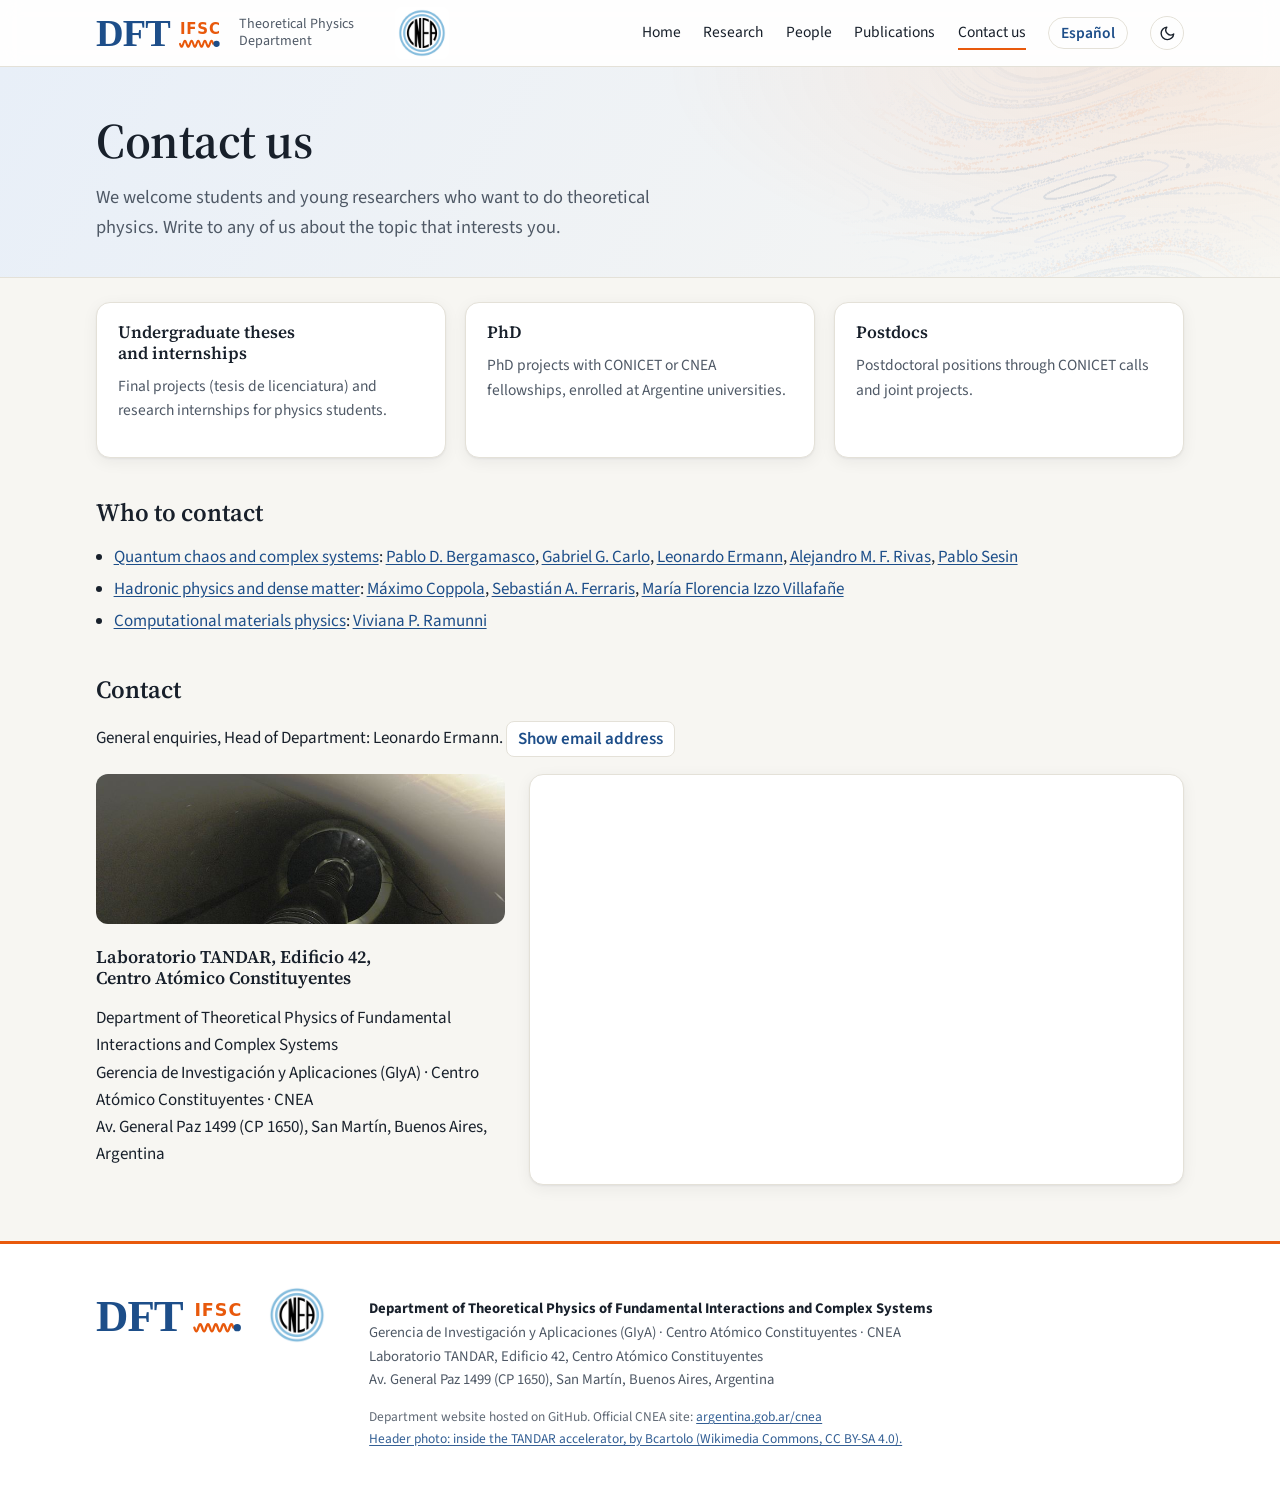
<file: join.html>
<!doctype html>
<html lang="en">
<head>
<meta charset="utf-8">
<meta name="viewport" content="width=device-width, initial-scale=1">
<title>Contact us · DFTIFSC</title>
<meta name="description" content="Department of Theoretical Physics of Fundamental Interactions and Complex Systems">
<link rel="canonical" href="https://dftifsc-cnea.github.io/join.html">
<link rel="alternate" hreflang="en" href="https://dftifsc-cnea.github.io/join.html"><link rel="alternate" hreflang="es" href="https://dftifsc-cnea.github.io/es/join.html">
<link rel="alternate" hreflang="x-default" href="https://dftifsc-cnea.github.io/join.html">
<link rel="icon" href="assets/favicon.svg?v=708ffaa7" type="image/svg+xml">
<link rel="preconnect" href="https://fonts.googleapis.com"><link rel="preconnect" href="https://fonts.gstatic.com" crossorigin>
<link rel="stylesheet" href="https://fonts.googleapis.com/css2?family=Source+Sans+3:wght@400;600;700&family=Source+Serif+4:opsz,wght@8..60,500;8..60,600;8..60,700&display=swap">
<meta name="color-scheme" content="light dark">
<link rel="stylesheet" href="assets/style.css?v=708ffaa7">
<script>try{var t=localStorage.getItem('theme');if(t)document.documentElement.dataset.theme=t}catch(e){}</script>
</head>
<body class="pg-join">
<header class="top"><div class="wrap">
  <a class="brand" href="index.html"><img src="assets/logo.svg?v=708ffaa7" alt="DFTIFSC" width="150" height="48"><span class="bn">Theoretical Physics Department</span></a>
  <a class="inst tcnea" href="https://www.argentina.gob.ar/cnea" target="_blank" rel="noopener" title="National Atomic Energy Commission (CNEA)"><img src="assets/cnea.png?v=708ffaa7" alt="CNEA" width="70" height="70"></a>
  <button class="menu" aria-expanded="false" aria-controls="nav">Menu</button>
  <nav id="nav"><a href="index.html">Home</a><a href="research.html">Research</a><a href="people.html">People</a><a href="publications.html">Publications</a><a href="join.html" aria-current=page>Contact us</a><a class="lang" href="es/join.html" hreflang="es">Español</a><button class="theme" type="button" title="Switch light / dark mode" aria-label="Switch light / dark mode"><svg class="moon" viewBox="0 0 24 24" fill="none" stroke="currentColor" stroke-width="2" stroke-linecap="round" stroke-linejoin="round"><path d="M21 12.8A9 9 0 1 1 11.2 3a7 7 0 0 0 9.8 9.8z"/></svg><svg class="sun" viewBox="0 0 24 24" fill="none" stroke="currentColor" stroke-width="2" stroke-linecap="round"><circle cx="12" cy="12" r="4"/><path d="M12 2v2M12 20v2M4.9 4.9l1.4 1.4M17.7 17.7l1.4 1.4M2 12h2M20 12h2M4.9 19.1l1.4-1.4M17.7 6.3l1.4-1.4"/></svg></button></nav>
</div></header>
<main>
<section class="phead"><div class="wrap"><h1>Contact us</h1><p class=lead>We welcome students and young researchers who want to do theoretical physics. Write to any of us about the topic that interests you.</p></div></section><div class="wrap">
<div class="grid"><div class="gcard"><div class="gbody"><h3>Undergraduate theses and internships</h3><p>Final projects (tesis de licenciatura) and research internships for physics students.</p></div></div><div class="gcard"><div class="gbody"><h3>PhD</h3><p>PhD projects with CONICET or CNEA fellowships, enrolled at Argentine universities.</p></div></div><div class="gcard"><div class="gbody"><h3>Postdocs</h3><p>Postdoctoral positions through CONICET calls and joint projects.</p></div></div></div>
<h2>Who to contact</h2><ul class="plain"><li><a href="research.html#chaos">Quantum chaos and complex systems</a>: <a href="people.html#bergamasco">Pablo D. Bergamasco</a>, <a href="people.html#carlo">Gabriel G. Carlo</a>, <a href="people.html#ermann">Leonardo Ermann</a>, <a href="people.html#rivas">Alejandro M. F. Rivas</a>, <a href="people.html#sesin">Pablo Sesin</a></li><li><a href="research.html#hadrons">Hadronic physics and dense matter</a>: <a href="people.html#coppola">Máximo Coppola</a>, <a href="people.html#ferraris">Sebastián A. Ferraris</a>, <a href="people.html#izzo-villafane">María Florencia Izzo Villafañe</a></li><li><a href="research.html#materials">Computational materials physics</a>: <a href="people.html#ramunni">Viviana P. Ramunni</a></li></ul>
<h2>Contact</h2>
<p>General enquiries, Head of Department: Leonardo Ermann. <button class="mail" data-a="cmEuYm9nLmFlbmNAbm5hbXJlb2RyYW5vZWw=">Show email address</button></p><div class="where"><div class="addr"><img class="tandar" src="assets/tandar-color.jpg" alt="" loading="lazy"><h3>Laboratorio TANDAR, Edificio 42, Centro Atómico Constituyentes</h3><p>Department of Theoretical Physics of Fundamental Interactions and Complex Systems<br>Gerencia de Investigación y Aplicaciones (GIyA) · Centro Atómico Constituyentes · CNEA<br>Av. General Paz 1499 (CP 1650), San Martín, Buenos Aires, Argentina</p></div><iframe class="map" title="Laboratorio TANDAR, Edificio 42, Centro Atómico Constituyentes" loading="lazy" referrerpolicy="no-referrer-when-downgrade" allowfullscreen src="https://maps.google.com/maps?q=Acelerador%20de%20part%C3%ADculas%20TANDAR%2C%20San%20Mart%C3%ADn%2C%20Buenos%20Aires&amp;z=17&amp;hl=en&amp;output=embed"></iframe></div></div>
</main>
<footer><div class="wrap fgrid">
  <div class="flogos"><img src="assets/logo.svg?v=708ffaa7" alt="DFTIFSC" width="150" height="48"><a class="inst" href="https://www.argentina.gob.ar/cnea" target="_blank" rel="noopener"><img src="assets/cnea.png?v=708ffaa7" alt="CNEA" width="70" height="70"></a></div>
  <div><p><strong>Department of Theoretical Physics of Fundamental Interactions and Complex Systems</strong><br>Gerencia de Investigación y Aplicaciones (GIyA) · Centro Atómico Constituyentes · CNEA<br>Laboratorio TANDAR, Edificio 42, Centro Atómico Constituyentes<br>Av. General Paz 1499 (CP 1650), San Martín, Buenos Aires, Argentina</p>
  <p class="small">Department website hosted on GitHub. Official CNEA site: <a href="https://www.argentina.gob.ar/cnea" target="_blank" rel="noopener">argentina.gob.ar/cnea</a><br>
  <a href="https://commons.wikimedia.org/wiki/File:Tandar.jpg" target="_blank" rel="noopener">Header photo: inside the TANDAR accelerator, by Bcartolo (Wikimedia Commons, CC BY-SA 4.0).</a></p></div>
</div></footer>
<script src="assets/site.js?v=708ffaa7" defer></script>
<script>window.goatcounter = {path: function(p) { return location.host + p }}</script>
<script data-goatcounter="https://leoermann.goatcounter.com/count" async src="https://gc.zgo.at/count.js"></script>
</body>
</html>
</file>
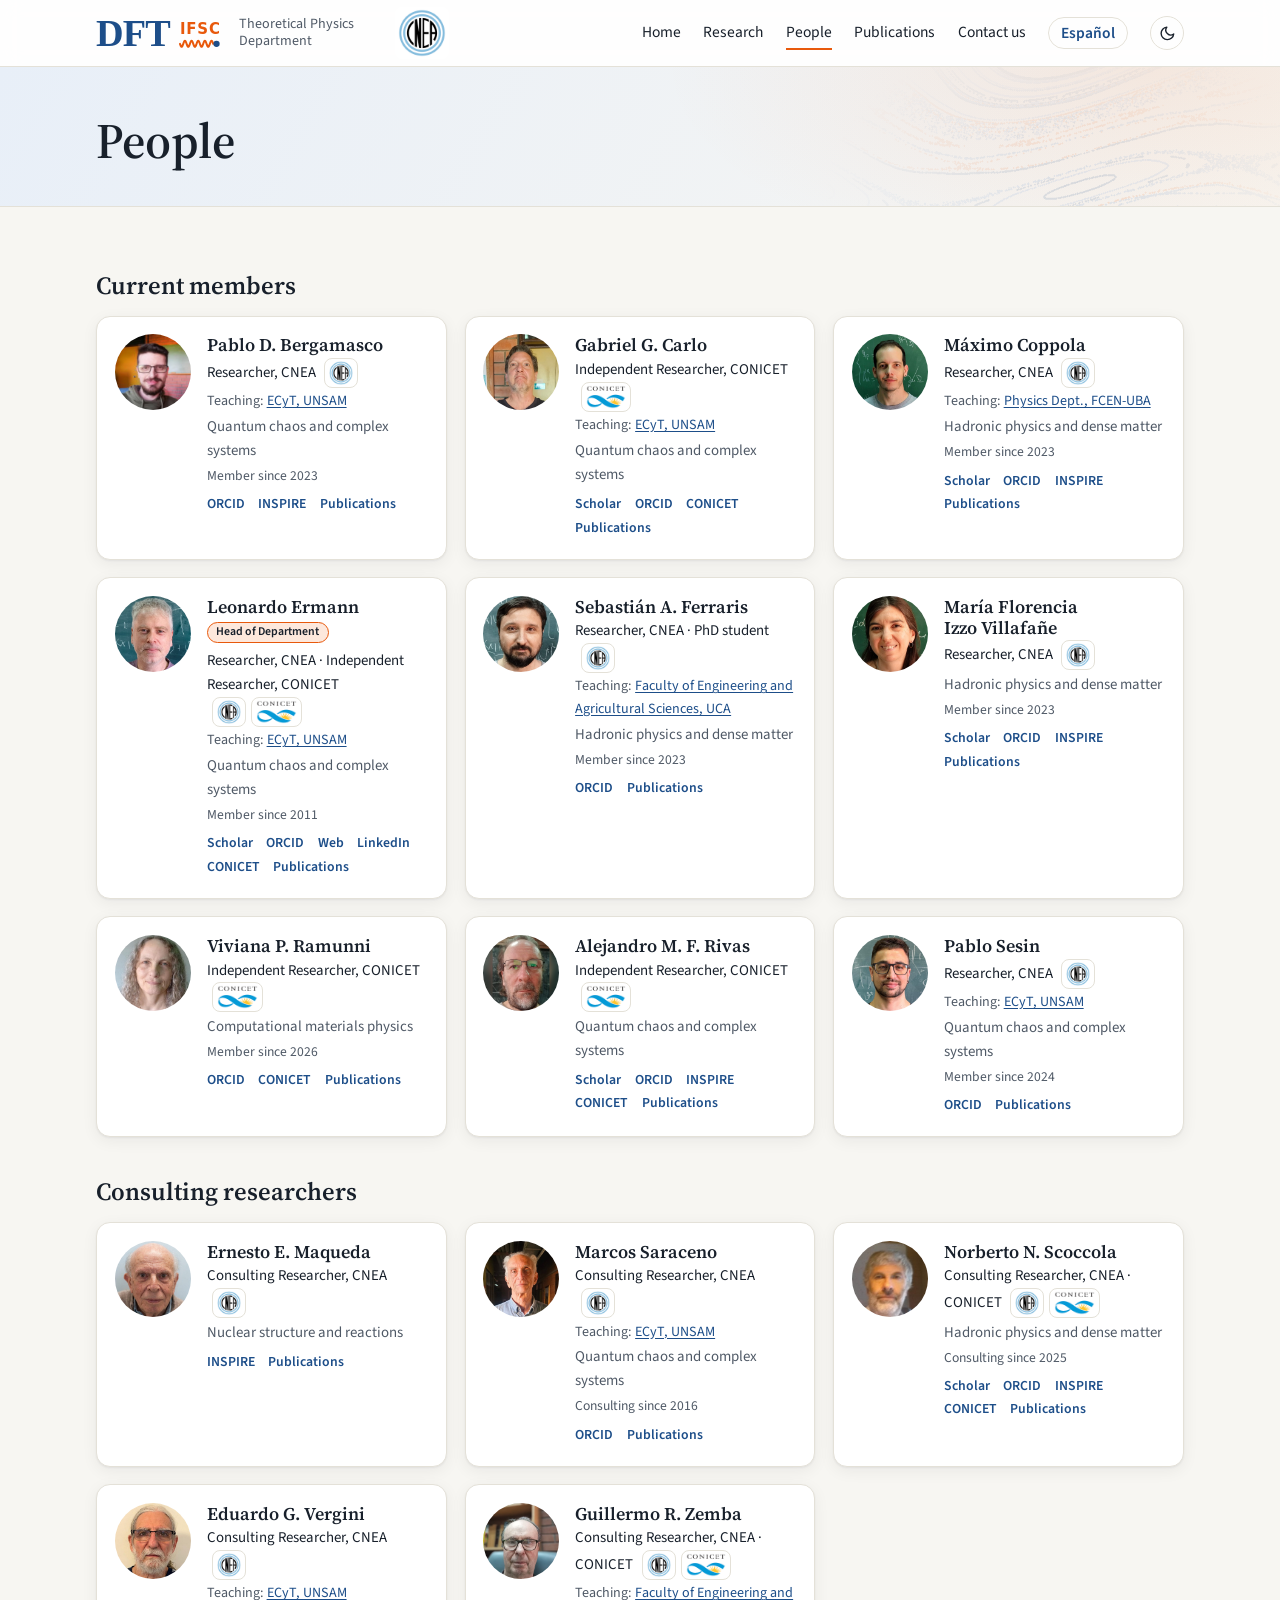
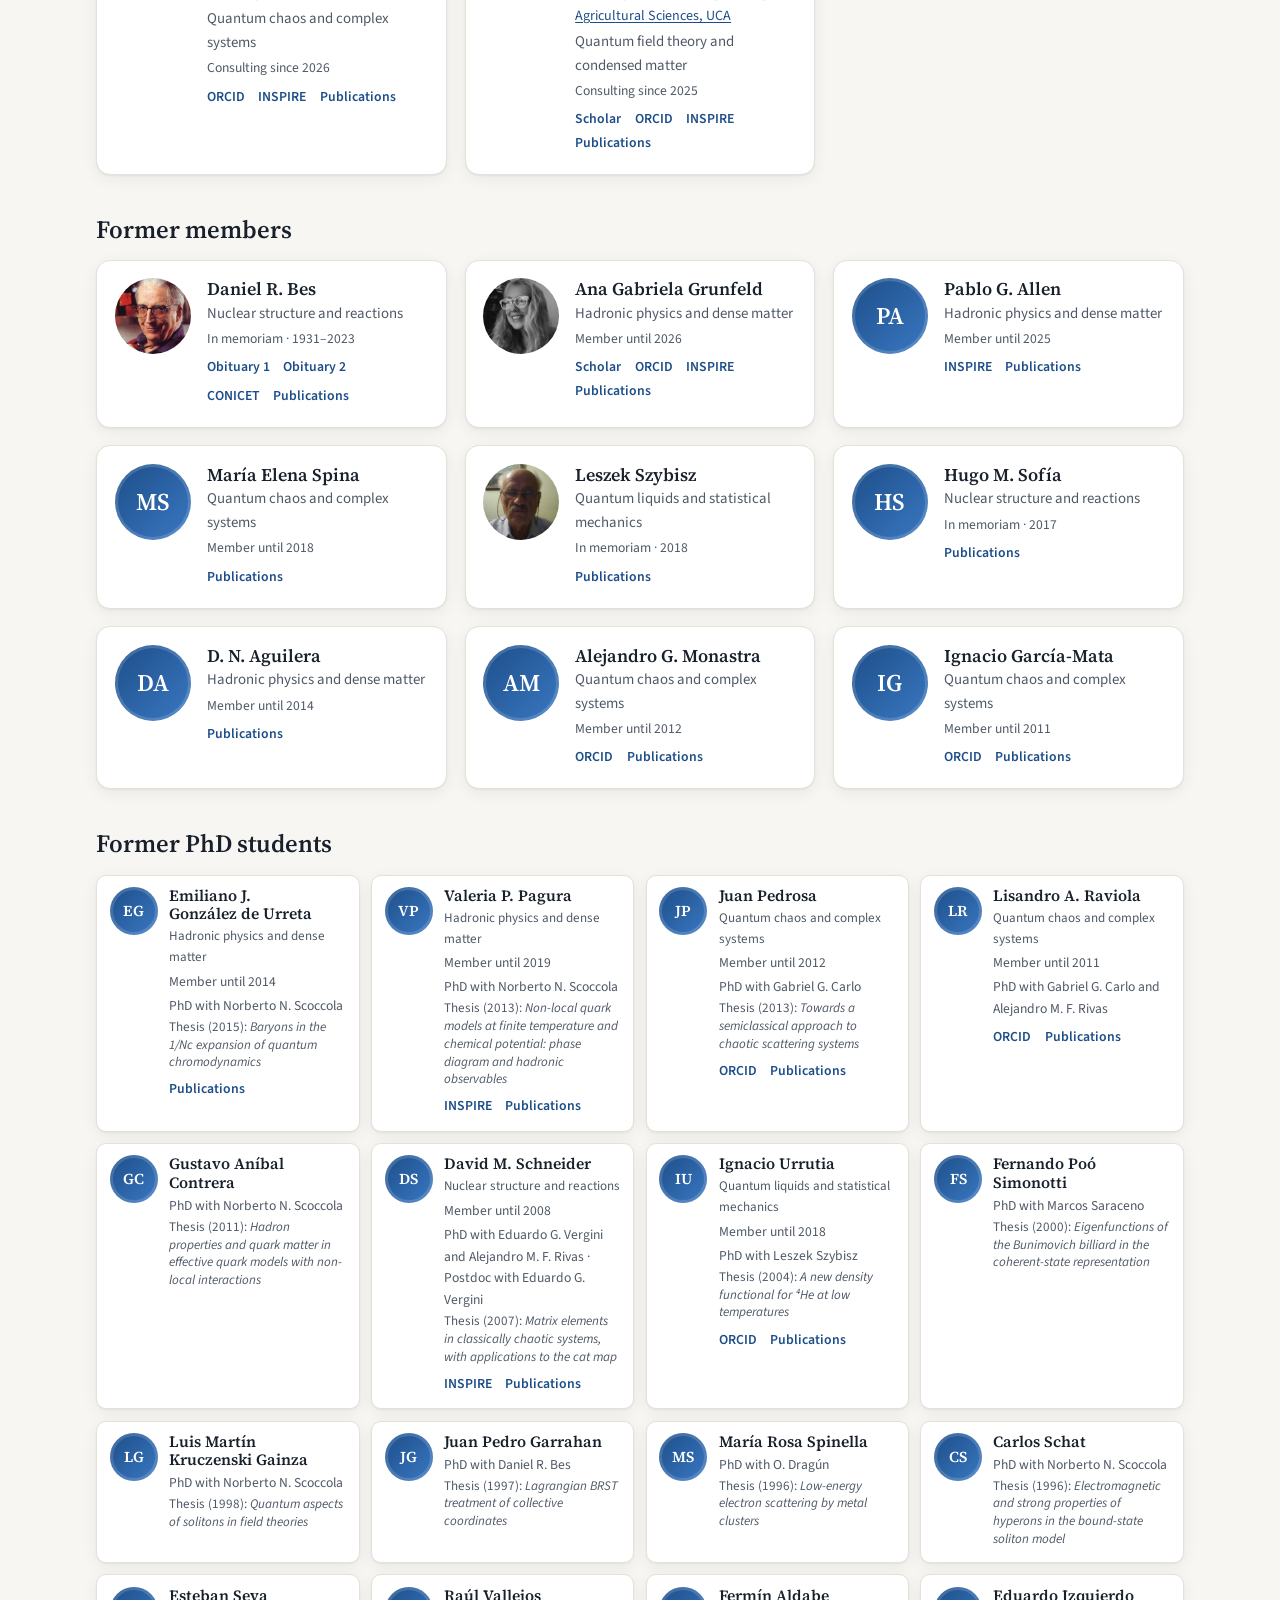
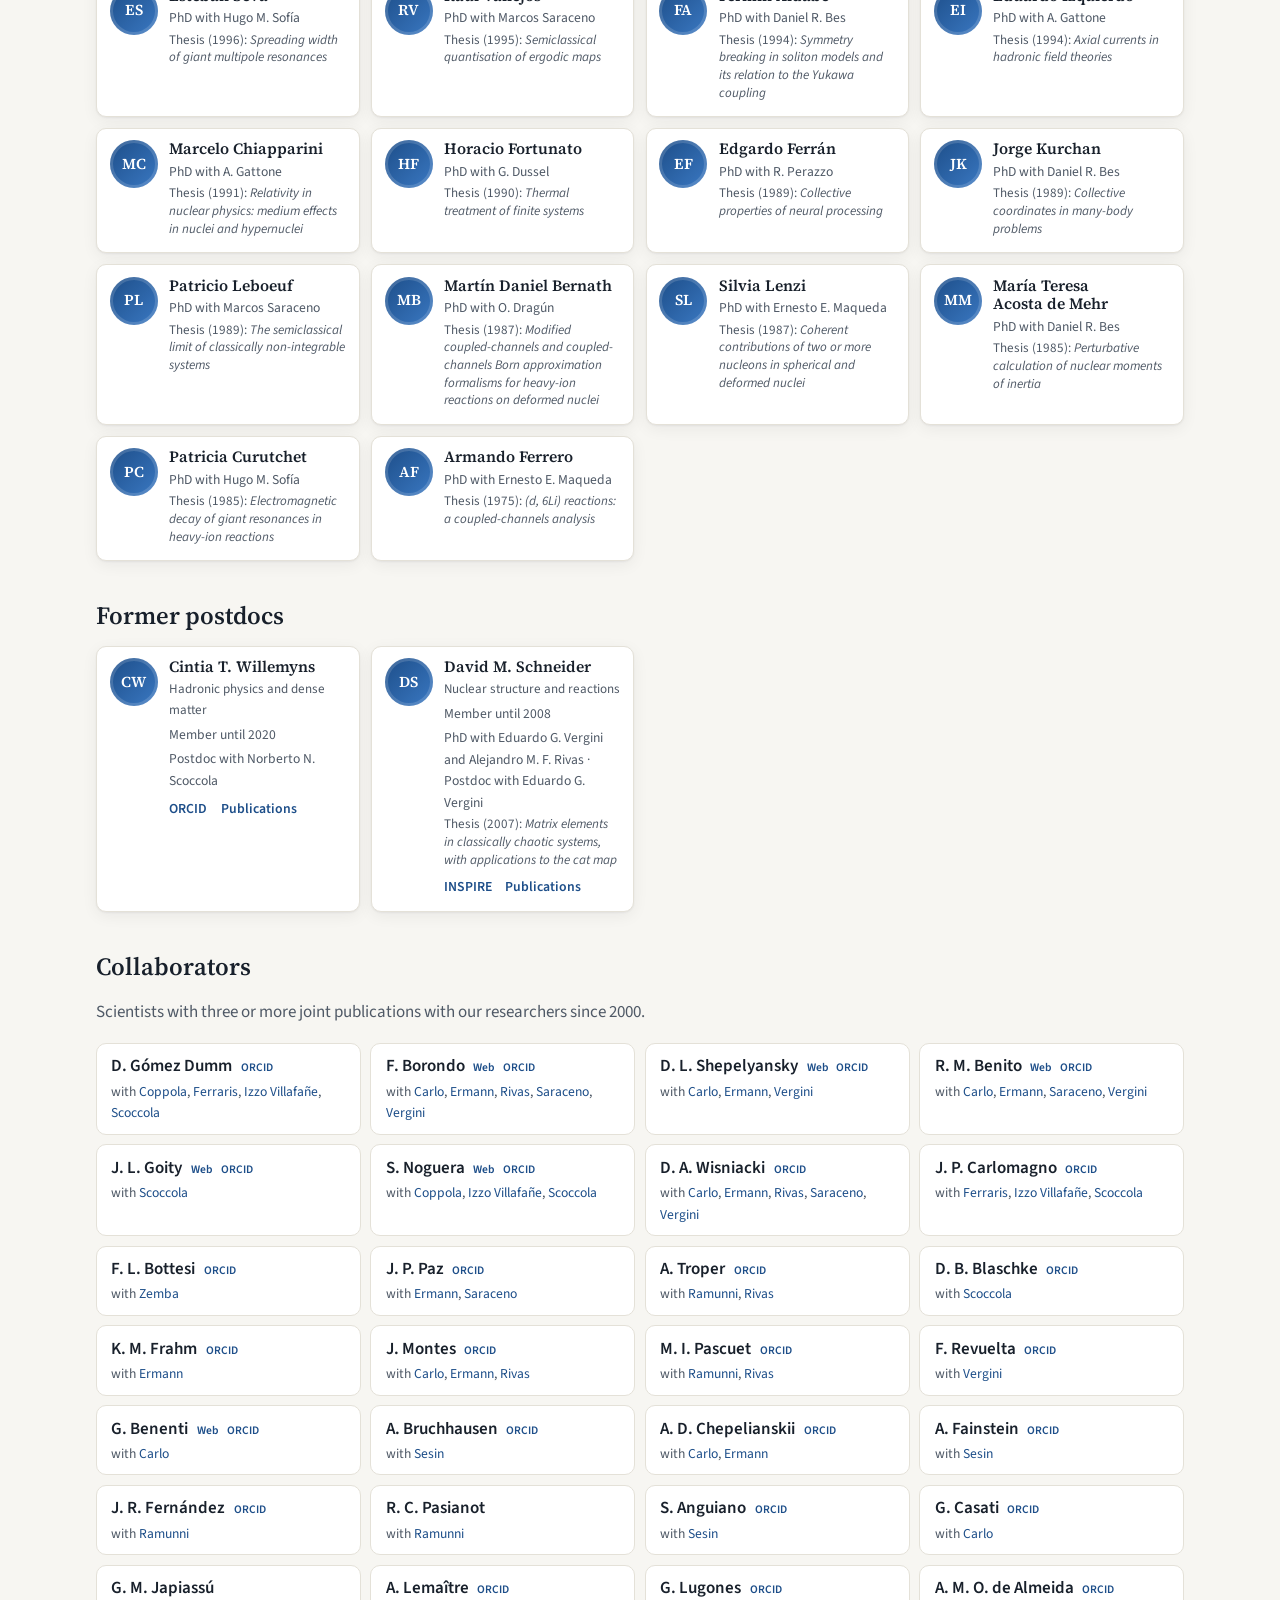
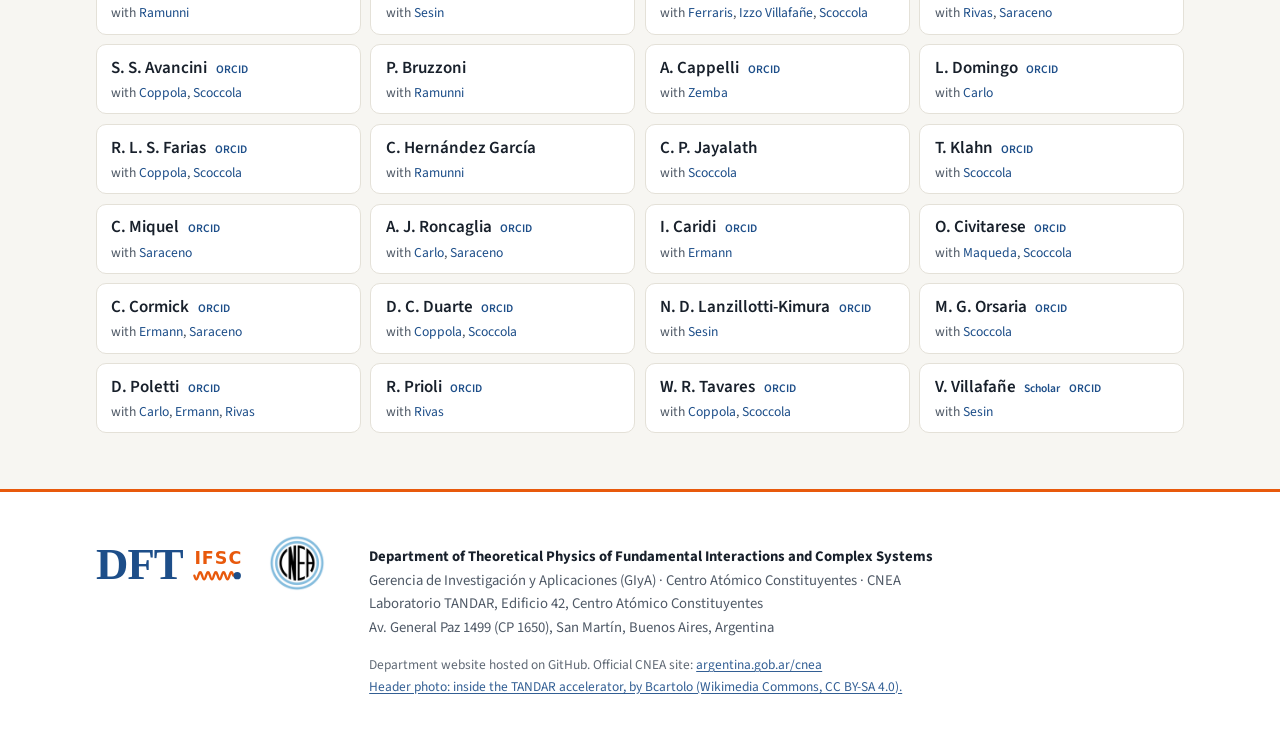
<file: people.html>
<!doctype html>
<html lang="en">
<head>
<meta charset="utf-8">
<meta name="viewport" content="width=device-width, initial-scale=1">
<title>People · DFTIFSC</title>
<meta name="description" content="Department of Theoretical Physics of Fundamental Interactions and Complex Systems">
<link rel="canonical" href="https://dftifsc-cnea.github.io/people.html">
<link rel="alternate" hreflang="en" href="https://dftifsc-cnea.github.io/people.html"><link rel="alternate" hreflang="es" href="https://dftifsc-cnea.github.io/es/people.html">
<link rel="alternate" hreflang="x-default" href="https://dftifsc-cnea.github.io/people.html">
<link rel="icon" href="assets/favicon.svg?v=708ffaa7" type="image/svg+xml">
<link rel="preconnect" href="https://fonts.googleapis.com"><link rel="preconnect" href="https://fonts.gstatic.com" crossorigin>
<link rel="stylesheet" href="https://fonts.googleapis.com/css2?family=Source+Sans+3:wght@400;600;700&family=Source+Serif+4:opsz,wght@8..60,500;8..60,600;8..60,700&display=swap">
<meta name="color-scheme" content="light dark">
<link rel="stylesheet" href="assets/style.css?v=708ffaa7">
<script>try{var t=localStorage.getItem('theme');if(t)document.documentElement.dataset.theme=t}catch(e){}</script>
</head>
<body class="pg-people">
<header class="top"><div class="wrap">
  <a class="brand" href="index.html"><img src="assets/logo.svg?v=708ffaa7" alt="DFTIFSC" width="150" height="48"><span class="bn">Theoretical Physics Department</span></a>
  <a class="inst tcnea" href="https://www.argentina.gob.ar/cnea" target="_blank" rel="noopener" title="National Atomic Energy Commission (CNEA)"><img src="assets/cnea.png?v=708ffaa7" alt="CNEA" width="70" height="70"></a>
  <button class="menu" aria-expanded="false" aria-controls="nav">Menu</button>
  <nav id="nav"><a href="index.html">Home</a><a href="research.html">Research</a><a href="people.html" aria-current=page>People</a><a href="publications.html">Publications</a><a href="join.html">Contact us</a><a class="lang" href="es/people.html" hreflang="es">Español</a><button class="theme" type="button" title="Switch light / dark mode" aria-label="Switch light / dark mode"><svg class="moon" viewBox="0 0 24 24" fill="none" stroke="currentColor" stroke-width="2" stroke-linecap="round" stroke-linejoin="round"><path d="M21 12.8A9 9 0 1 1 11.2 3a7 7 0 0 0 9.8 9.8z"/></svg><svg class="sun" viewBox="0 0 24 24" fill="none" stroke="currentColor" stroke-width="2" stroke-linecap="round"><circle cx="12" cy="12" r="4"/><path d="M12 2v2M12 20v2M4.9 4.9l1.4 1.4M17.7 17.7l1.4 1.4M2 12h2M20 12h2M4.9 19.1l1.4-1.4M17.7 6.3l1.4-1.4"/></svg></button></nav>
</div></header>
<main>
<section class="phead"><div class="wrap"><h1>People</h1></div></section><div class="wrap"><h2>Current members</h2><div class="people"><article class="person" id="bergamasco"><img class="av" src="img/people/bergamasco.jpg" alt="" loading="lazy"><div><h3>Pablo D. Bergamasco</h3><p class=role>Researcher, CNEA <span class="ilogos"><a class="inst ilogo cnea" href="https://www.argentina.gob.ar/cnea" target="_blank" rel="noopener" title="CNEA"><img src="assets/cnea.png?v=708ffaa7" alt="CNEA" width="29" height="29"></a></span></p><p class="teach">Teaching: <a href="https://www.unsam.edu.ar/escuelas/ecyt/" target="_blank" rel="noopener">ECyT, UNSAM</a></p><p class="grp">Quantum chaos and complex systems</p><p class="yrs">Member since 2023</p><p class="lk"><a href="https://orcid.org/0000-0002-9115-1693" target="_blank" rel="noopener">ORCID</a><a href="https://inspirehep.net/authors?q=P.D.Bergamasco.1" target="_blank" rel="noopener">INSPIRE</a><a href="publications.html?m=bergamasco">Publications</a></p></div></article><article class="person" id="carlo"><img class="av" src="img/people/carlo.jpg" alt="" loading="lazy"><div><h3>Gabriel G. Carlo</h3><p class=role>Independent Researcher, CONICET <span class="ilogos"><a class="inst ilogo conicet" href="https://bicyt.conicet.gov.ar/fichas/p/gabriel-gustavo-carlo" target="_blank" rel="noopener" title="CONICET"><img src="assets/conicet.png?v=708ffaa7" alt="CONICET" width="49" height="29"></a></span></p><p class="teach">Teaching: <a href="https://www.unsam.edu.ar/escuelas/ecyt/" target="_blank" rel="noopener">ECyT, UNSAM</a></p><p class="grp">Quantum chaos and complex systems</p><p class="lk"><a href="https://scholar.google.com/citations?user=3HjeYw4AAAAJ" target="_blank" rel="noopener">Scholar</a><a href="https://orcid.org/0000-0001-7061-6474" target="_blank" rel="noopener">ORCID</a><a href="https://bicyt.conicet.gov.ar/fichas/p/gabriel-gustavo-carlo" target="_blank" rel="noopener">CONICET</a><a href="publications.html?m=carlo">Publications</a></p></div></article><article class="person" id="coppola"><img class="av" src="img/people/coppola.jpg" alt="" loading="lazy"><div><h3>Máximo Coppola</h3><p class=role>Researcher, CNEA <span class="ilogos"><a class="inst ilogo cnea" href="https://www.argentina.gob.ar/cnea" target="_blank" rel="noopener" title="CNEA"><img src="assets/cnea.png?v=708ffaa7" alt="CNEA" width="29" height="29"></a></span></p><p class="teach">Teaching: <a href="https://df.uba.ar/" target="_blank" rel="noopener">Physics Dept., FCEN-UBA</a></p><p class="grp">Hadronic physics and dense matter</p><p class="yrs">Member since 2023</p><p class="lk"><a href="https://scholar.google.com/citations?user=xb2Aej8AAAAJ" target="_blank" rel="noopener">Scholar</a><a href="https://orcid.org/0000-0002-2921-4251" target="_blank" rel="noopener">ORCID</a><a href="https://inspirehep.net/authors?q=Maximo.Coppola.1" target="_blank" rel="noopener">INSPIRE</a><a href="publications.html?m=coppola">Publications</a></p></div></article><article class="person" id="ermann"><img class="av" src="img/people/ermann.jpg" alt="" loading="lazy"><div><h3>Leonardo Ermann</h3><span class="badge">Head of Department</span><p class=role>Researcher, CNEA · Independent Researcher, CONICET <span class="ilogos"><a class="inst ilogo cnea" href="https://www.argentina.gob.ar/cnea" target="_blank" rel="noopener" title="CNEA"><img src="assets/cnea.png?v=708ffaa7" alt="CNEA" width="29" height="29"></a><a class="inst ilogo conicet" href="https://bicyt.conicet.gov.ar/fichas/p/leonardo-ermann" target="_blank" rel="noopener" title="CONICET"><img src="assets/conicet.png?v=708ffaa7" alt="CONICET" width="49" height="29"></a></span></p><p class="teach">Teaching: <a href="https://www.unsam.edu.ar/escuelas/ecyt/" target="_blank" rel="noopener">ECyT, UNSAM</a></p><p class="grp">Quantum chaos and complex systems</p><p class="yrs">Member since 2011</p><p class="lk"><a href="https://scholar.google.com/citations?user=QEZqKeEAAAAJ" target="_blank" rel="noopener">Scholar</a><a href="https://orcid.org/0000-0003-0964-3929" target="_blank" rel="noopener">ORCID</a><a href="https://leoermann.github.io" target="_blank" rel="noopener">Web</a><a href="https://ar.linkedin.com/in/leonardo-ermann-65b81a38" target="_blank" rel="noopener">LinkedIn</a><a href="https://bicyt.conicet.gov.ar/fichas/p/leonardo-ermann" target="_blank" rel="noopener">CONICET</a><a href="publications.html?m=ermann">Publications</a></p></div></article><article class="person" id="ferraris"><img class="av" src="img/people/ferraris.jpg" alt="" loading="lazy"><div><h3>Sebastián A. Ferraris</h3><p class=role>Researcher, CNEA · PhD student <span class="ilogos"><a class="inst ilogo cnea" href="https://www.argentina.gob.ar/cnea" target="_blank" rel="noopener" title="CNEA"><img src="assets/cnea.png?v=708ffaa7" alt="CNEA" width="29" height="29"></a></span></p><p class="teach">Teaching: <a href="https://uca.edu.ar/es/facultades/facultad-de-ingenieria-y-ciencias-agrarias" target="_blank" rel="noopener">Faculty of Engineering and Agricultural Sciences, UCA</a></p><p class="grp">Hadronic physics and dense matter</p><p class="yrs">Member since 2023</p><p class="lk"><a href="https://orcid.org/0000-0003-1132-4548" target="_blank" rel="noopener">ORCID</a><a href="publications.html?m=ferraris">Publications</a></p></div></article><article class="person" id="izzo-villafane"><img class="av" src="img/people/izzo-villafane.jpg" alt="" loading="lazy"><div><h3>María Florencia Izzo Villafañe</h3><p class=role>Researcher, CNEA <span class="ilogos"><a class="inst ilogo cnea" href="https://www.argentina.gob.ar/cnea" target="_blank" rel="noopener" title="CNEA"><img src="assets/cnea.png?v=708ffaa7" alt="CNEA" width="29" height="29"></a></span></p><p class="grp">Hadronic physics and dense matter</p><p class="yrs">Member since 2023</p><p class="lk"><a href="https://scholar.google.com/citations?user=Unf4GMUAAAAJ" target="_blank" rel="noopener">Scholar</a><a href="https://orcid.org/0000-0002-4556-6302" target="_blank" rel="noopener">ORCID</a><a href="https://inspirehep.net/authors?q=M.F.Izzo.Villafane.1" target="_blank" rel="noopener">INSPIRE</a><a href="publications.html?m=izzo-villafane">Publications</a></p></div></article><article class="person" id="ramunni"><img class="av" src="img/people/ramunni.jpg" alt="" loading="lazy"><div><h3>Viviana P. Ramunni</h3><p class=role>Independent Researcher, CONICET <span class="ilogos"><a class="inst ilogo conicet" href="https://bicyt.conicet.gov.ar/fichas/p/viviana-patricia-ramunni" target="_blank" rel="noopener" title="CONICET"><img src="assets/conicet.png?v=708ffaa7" alt="CONICET" width="49" height="29"></a></span></p><p class="grp">Computational materials physics</p><p class="yrs">Member since 2026</p><p class="lk"><a href="https://orcid.org/0009-0005-8373-2083" target="_blank" rel="noopener">ORCID</a><a href="https://bicyt.conicet.gov.ar/fichas/p/viviana-patricia-ramunni" target="_blank" rel="noopener">CONICET</a><a href="publications.html?m=ramunni">Publications</a></p></div></article><article class="person" id="rivas"><img class="av" src="img/people/rivas.jpg" alt="" loading="lazy"><div><h3>Alejandro M. F. Rivas</h3><p class=role>Independent Researcher, CONICET <span class="ilogos"><a class="inst ilogo conicet" href="https://bicyt.conicet.gov.ar/fichas/p/rivas-alejandro-mariano-fidel" target="_blank" rel="noopener" title="CONICET"><img src="assets/conicet.png?v=708ffaa7" alt="CONICET" width="49" height="29"></a></span></p><p class="grp">Quantum chaos and complex systems</p><p class="lk"><a href="https://scholar.google.com/citations?user=W4RN6S0AAAAJ" target="_blank" rel="noopener">Scholar</a><a href="https://orcid.org/0000-0002-8822-0192" target="_blank" rel="noopener">ORCID</a><a href="https://inspirehep.net/authors?q=A.M.F.Rivas.1" target="_blank" rel="noopener">INSPIRE</a><a href="https://bicyt.conicet.gov.ar/fichas/p/rivas-alejandro-mariano-fidel" target="_blank" rel="noopener">CONICET</a><a href="publications.html?m=rivas">Publications</a></p></div></article><article class="person" id="sesin"><img class="av" src="img/people/sesin.jpg" alt="" loading="lazy"><div><h3>Pablo Sesin</h3><p class=role>Researcher, CNEA <span class="ilogos"><a class="inst ilogo cnea" href="https://www.argentina.gob.ar/cnea" target="_blank" rel="noopener" title="CNEA"><img src="assets/cnea.png?v=708ffaa7" alt="CNEA" width="29" height="29"></a></span></p><p class="teach">Teaching: <a href="https://www.unsam.edu.ar/escuelas/ecyt/" target="_blank" rel="noopener">ECyT, UNSAM</a></p><p class="grp">Quantum chaos and complex systems</p><p class="yrs">Member since 2024</p><p class="lk"><a href="https://orcid.org/0000-0003-3738-0943" target="_blank" rel="noopener">ORCID</a><a href="publications.html?m=sesin">Publications</a></p></div></article></div><h2>Consulting researchers</h2><div class="people"><article class="person" id="maqueda"><img class="av" src="img/people/maqueda.jpg" alt="" loading="lazy"><div><h3>Ernesto E. Maqueda</h3><p class=role>Consulting Researcher, CNEA <span class="ilogos"><a class="inst ilogo cnea" href="https://www.argentina.gob.ar/cnea" target="_blank" rel="noopener" title="CNEA"><img src="assets/cnea.png?v=708ffaa7" alt="CNEA" width="29" height="29"></a></span></p><p class="grp">Nuclear structure and reactions</p><p class="lk"><a href="https://inspirehep.net/authors?q=E.E.Maqueda.1" target="_blank" rel="noopener">INSPIRE</a><a href="publications.html?m=maqueda">Publications</a></p></div></article><article class="person" id="saraceno"><img class="av" src="img/people/saraceno.jpg" alt="" loading="lazy"><div><h3>Marcos Saraceno</h3><p class=role>Consulting Researcher, CNEA <span class="ilogos"><a class="inst ilogo cnea" href="https://www.argentina.gob.ar/cnea" target="_blank" rel="noopener" title="CNEA"><img src="assets/cnea.png?v=708ffaa7" alt="CNEA" width="29" height="29"></a></span></p><p class="teach">Teaching: <a href="https://www.unsam.edu.ar/escuelas/ecyt/" target="_blank" rel="noopener">ECyT, UNSAM</a></p><p class="grp">Quantum chaos and complex systems</p><p class="yrs">Consulting since 2016</p><p class="lk"><a href="https://orcid.org/0000-0003-2569-7927" target="_blank" rel="noopener">ORCID</a><a href="publications.html?m=saraceno">Publications</a></p></div></article><article class="person" id="scoccola"><img class="av" src="img/people/scoccola.jpg" alt="" loading="lazy"><div><h3>Norberto N. Scoccola</h3><p class=role>Consulting Researcher, CNEA · CONICET <span class="ilogos"><a class="inst ilogo cnea" href="https://www.argentina.gob.ar/cnea" target="_blank" rel="noopener" title="CNEA"><img src="assets/cnea.png?v=708ffaa7" alt="CNEA" width="29" height="29"></a><a class="inst ilogo conicet" href="https://bicyt.conicet.gov.ar/fichas/p/norberto-nerio-scoccola" target="_blank" rel="noopener" title="CONICET"><img src="assets/conicet.png?v=708ffaa7" alt="CONICET" width="49" height="29"></a></span></p><p class="grp">Hadronic physics and dense matter</p><p class="yrs">Consulting since 2025</p><p class="lk"><a href="https://scholar.google.com/citations?user=AOjv6jQAAAAJ" target="_blank" rel="noopener">Scholar</a><a href="https://orcid.org/0000-0001-9131-4029" target="_blank" rel="noopener">ORCID</a><a href="https://inspirehep.net/authors?q=Norberto.N.Scoccola.1" target="_blank" rel="noopener">INSPIRE</a><a href="https://bicyt.conicet.gov.ar/fichas/p/norberto-nerio-scoccola" target="_blank" rel="noopener">CONICET</a><a href="publications.html?m=scoccola">Publications</a></p></div></article><article class="person" id="vergini"><img class="av" src="img/people/vergini.jpg" alt="" loading="lazy"><div><h3>Eduardo G. Vergini</h3><p class=role>Consulting Researcher, CNEA <span class="ilogos"><a class="inst ilogo cnea" href="https://www.argentina.gob.ar/cnea" target="_blank" rel="noopener" title="CNEA"><img src="assets/cnea.png?v=708ffaa7" alt="CNEA" width="29" height="29"></a></span></p><p class="teach">Teaching: <a href="https://www.unsam.edu.ar/escuelas/ecyt/" target="_blank" rel="noopener">ECyT, UNSAM</a></p><p class="grp">Quantum chaos and complex systems</p><p class="yrs">Consulting since 2026</p><p class="lk"><a href="https://orcid.org/0000-0003-0587-0809" target="_blank" rel="noopener">ORCID</a><a href="https://inspirehep.net/authors?q=E.G.Vergini.1" target="_blank" rel="noopener">INSPIRE</a><a href="publications.html?m=vergini">Publications</a></p></div></article><article class="person" id="zemba"><img class="av" src="img/people/zemba.jpg" alt="" loading="lazy"><div><h3>Guillermo R. Zemba</h3><p class=role>Consulting Researcher, CNEA · CONICET <span class="ilogos"><a class="inst ilogo cnea" href="https://www.argentina.gob.ar/cnea" target="_blank" rel="noopener" title="CNEA"><img src="assets/cnea.png?v=708ffaa7" alt="CNEA" width="29" height="29"></a><a class="inst ilogo conicet" href="https://www.conicet.gov.ar" target="_blank" rel="noopener" title="CONICET"><img src="assets/conicet.png?v=708ffaa7" alt="CONICET" width="49" height="29"></a></span></p><p class="teach">Teaching: <a href="https://uca.edu.ar/es/facultades/facultad-de-ingenieria-y-ciencias-agrarias" target="_blank" rel="noopener">Faculty of Engineering and Agricultural Sciences, UCA</a></p><p class="grp">Quantum field theory and condensed matter</p><p class="yrs">Consulting since 2025</p><p class="lk"><a href="https://scholar.google.com/citations?user=ivotA_0AAAAJ" target="_blank" rel="noopener">Scholar</a><a href="https://orcid.org/0000-0003-1276-7500" target="_blank" rel="noopener">ORCID</a><a href="https://inspirehep.net/authors?q=G.R.Zemba.1" target="_blank" rel="noopener">INSPIRE</a><a href="publications.html?m=zemba">Publications</a></p></div></article></div><h2>Former members</h2><div class="people"><article class="person" id="bes"><img class="av" src="img/people/bes.jpg" alt="" loading="lazy"><div><h3>Daniel R. Bes</h3><p class="grp">Nuclear structure and reactions</p><p class="yrs">In memoriam · 1931–2023</p><p class="lk"><a href="https://www.argentina.gob.ar/sites/default/files/en_memoria_de_daniel_bes.pdf" target="_blank" rel="noopener">Obituary 1</a><a href="https://www.ancefn.org.ar/user/Semblanzas/2023 - Bes (Mariscotti).pdf" target="_blank" rel="noopener">Obituary 2</a></p><p class="lk"><a href="https://bicyt.conicet.gov.ar/fichas/persona/3807" target="_blank" rel="noopener">CONICET</a><a href="publications.html?m=bes">Publications</a></p></div></article><article class="person" id="grunfeld"><img class="av" src="img/people/grunfeld.jpg" alt="" loading="lazy"><div><h3>Ana Gabriela Grunfeld</h3><p class="grp">Hadronic physics and dense matter</p><p class="yrs">Member until 2026</p><p class="lk"><a href="https://scholar.google.com/citations?user=v3E989AAAAAJ" target="_blank" rel="noopener">Scholar</a><a href="https://orcid.org/0000-0002-6523-7469" target="_blank" rel="noopener">ORCID</a><a href="https://inspirehep.net/authors?q=A.G.Grunfeld.1" target="_blank" rel="noopener">INSPIRE</a><a href="publications.html?m=grunfeld">Publications</a></p></div></article><article class="person" id="allen"><span class="av ini" aria-hidden="true">PA</span><div><h3>Pablo G. Allen</h3><p class="grp">Hadronic physics and dense matter</p><p class="yrs">Member until 2025</p><p class="lk"><a href="https://inspirehep.net/authors?q=P.G.Allen.1" target="_blank" rel="noopener">INSPIRE</a><a href="publications.html?m=allen">Publications</a></p></div></article><article class="person" id="spina"><span class="av ini" aria-hidden="true">MS</span><div><h3>María Elena Spina</h3><p class="grp">Quantum chaos and complex systems</p><p class="yrs">Member until 2018</p><p class="lk"><a href="publications.html?m=spina">Publications</a></p></div></article><article class="person" id="szybisz"><img class="av" src="img/people/szybisz.jpg" alt="" loading="lazy"><div><h3>Leszek Szybisz</h3><p class="grp">Quantum liquids and statistical mechanics</p><p class="yrs">In memoriam · 2018</p><p class="lk"><a href="publications.html?m=szybisz">Publications</a></p></div></article><article class="person" id="sofia"><span class="av ini" aria-hidden="true">HS</span><div><h3>Hugo M. Sofía</h3><p class="grp">Nuclear structure and reactions</p><p class="yrs">In memoriam · 2017</p><p class="lk"><a href="publications.html?m=sofia">Publications</a></p></div></article><article class="person" id="aguilera"><span class="av ini" aria-hidden="true">DA</span><div><h3>D. N. Aguilera</h3><p class="grp">Hadronic physics and dense matter</p><p class="yrs">Member until 2014</p><p class="lk"><a href="publications.html?m=aguilera">Publications</a></p></div></article><article class="person" id="monastra"><span class="av ini" aria-hidden="true">AM</span><div><h3>Alejandro G. Monastra</h3><p class="grp">Quantum chaos and complex systems</p><p class="yrs">Member until 2012</p><p class="lk"><a href="https://orcid.org/0000-0002-5842-8056" target="_blank" rel="noopener">ORCID</a><a href="publications.html?m=monastra">Publications</a></p></div></article><article class="person" id="garcia-mata"><span class="av ini" aria-hidden="true">IG</span><div><h3>Ignacio García-Mata</h3><p class="grp">Quantum chaos and complex systems</p><p class="yrs">Member until 2011</p><p class="lk"><a href="https://orcid.org/0000-0002-6965-2977" target="_blank" rel="noopener">ORCID</a><a href="publications.html?m=garcia-mata">Publications</a></p></div></article></div><h2>Former PhD students</h2><div class="people compact"><article class="person" id="gonzalez-de-urreta"><span class="av ini" aria-hidden="true">EG</span><div><h3>Emiliano J. González de Urreta</h3><p class="grp">Hadronic physics and dense matter</p><p class="yrs">Member until 2014</p><p class="yrs">PhD with Norberto N. Scoccola</p><p class="thesis">Thesis (2015): <em>Baryons in the 1/Nc expansion of quantum chromodynamics</em></p><p class="lk"><a href="publications.html?m=gonzalez-de-urreta">Publications</a></p></div></article><article class="person" id="pagura"><span class="av ini" aria-hidden="true">VP</span><div><h3>Valeria P. Pagura</h3><p class="grp">Hadronic physics and dense matter</p><p class="yrs">Member until 2019</p><p class="yrs">PhD with Norberto N. Scoccola</p><p class="thesis">Thesis (2013): <em>Non-local quark models at finite temperature and chemical potential: phase diagram and hadronic observables</em></p><p class="lk"><a href="https://inspirehep.net/authors?q=V.P.Pagura.1" target="_blank" rel="noopener">INSPIRE</a><a href="publications.html?m=pagura">Publications</a></p></div></article><article class="person" id="pedrosa"><span class="av ini" aria-hidden="true">JP</span><div><h3>Juan Pedrosa</h3><p class="grp">Quantum chaos and complex systems</p><p class="yrs">Member until 2012</p><p class="yrs">PhD with Gabriel G. Carlo</p><p class="thesis">Thesis (2013): <em>Towards a semiclassical approach to chaotic scattering systems</em></p><p class="lk"><a href="https://orcid.org/0000-0001-5028-162X" target="_blank" rel="noopener">ORCID</a><a href="publications.html?m=pedrosa">Publications</a></p></div></article><article class="person" id="raviola"><span class="av ini" aria-hidden="true">LR</span><div><h3>Lisandro A. Raviola</h3><p class="grp">Quantum chaos and complex systems</p><p class="yrs">Member until 2011</p><p class="yrs">PhD with Gabriel G. Carlo and Alejandro M. F. Rivas</p><p class="lk"><a href="https://orcid.org/0000-0002-7590-0543" target="_blank" rel="noopener">ORCID</a><a href="publications.html?m=raviola">Publications</a></p></div></article><article class="person" id="gustavo-anibal-contrera"><span class="av ini" aria-hidden="true">GC</span><div><h3>Gustavo Aníbal Contrera</h3><p class="yrs">PhD with Norberto N. Scoccola</p><p class="thesis">Thesis (2011): <em>Hadron properties and quark matter in effective quark models with non-local interactions</em></p></div></article><article class="person" id="schneider"><span class="av ini" aria-hidden="true">DS</span><div><h3>David M. Schneider</h3><p class="grp">Nuclear structure and reactions</p><p class="yrs">Member until 2008</p><p class="yrs">PhD with Eduardo G. Vergini and Alejandro M. F. Rivas · Postdoc with Eduardo G. Vergini</p><p class="thesis">Thesis (2007): <em>Matrix elements in classically chaotic systems, with applications to the cat map</em></p><p class="lk"><a href="https://inspirehep.net/authors?q=D.M.Schneider.1" target="_blank" rel="noopener">INSPIRE</a><a href="publications.html?m=schneider">Publications</a></p></div></article><article class="person" id="urrutia"><span class="av ini" aria-hidden="true">IU</span><div><h3>Ignacio Urrutia</h3><p class="grp">Quantum liquids and statistical mechanics</p><p class="yrs">Member until 2018</p><p class="yrs">PhD with Leszek Szybisz</p><p class="thesis">Thesis (2004): <em>A new density functional for ⁴He at low temperatures</em></p><p class="lk"><a href="https://orcid.org/0000-0002-6158-8739" target="_blank" rel="noopener">ORCID</a><a href="publications.html?m=urrutia">Publications</a></p></div></article><article class="person" id="fernando-poo-simonotti"><span class="av ini" aria-hidden="true">FS</span><div><h3>Fernando Poó Simonotti</h3><p class="yrs">PhD with Marcos Saraceno</p><p class="thesis">Thesis (2000): <em>Eigenfunctions of the Bunimovich billiard in the coherent-state representation</em></p></div></article><article class="person" id="luis-martin-kruczenski-gainza"><span class="av ini" aria-hidden="true">LG</span><div><h3>Luis Martín Kruczenski Gainza</h3><p class="yrs">PhD with Norberto N. Scoccola</p><p class="thesis">Thesis (1998): <em>Quantum aspects of solitons in field theories</em></p></div></article><article class="person" id="juan-pedro-garrahan"><span class="av ini" aria-hidden="true">JG</span><div><h3>Juan Pedro Garrahan</h3><p class="yrs">PhD with Daniel R. Bes</p><p class="thesis">Thesis (1997): <em>Lagrangian BRST treatment of collective coordinates</em></p></div></article><article class="person" id="maria-rosa-spinella"><span class="av ini" aria-hidden="true">MS</span><div><h3>María Rosa Spinella</h3><p class="yrs">PhD with O. Dragún</p><p class="thesis">Thesis (1996): <em>Low-energy electron scattering by metal clusters</em></p></div></article><article class="person" id="carlos-schat"><span class="av ini" aria-hidden="true">CS</span><div><h3>Carlos Schat</h3><p class="yrs">PhD with Norberto N. Scoccola</p><p class="thesis">Thesis (1996): <em>Electromagnetic and strong properties of hyperons in the bound-state soliton model</em></p></div></article><article class="person" id="esteban-seva"><span class="av ini" aria-hidden="true">ES</span><div><h3>Esteban Seva</h3><p class="yrs">PhD with Hugo M. Sofía</p><p class="thesis">Thesis (1996): <em>Spreading width of giant multipole resonances</em></p></div></article><article class="person" id="raul-vallejos"><span class="av ini" aria-hidden="true">RV</span><div><h3>Raúl Vallejos</h3><p class="yrs">PhD with Marcos Saraceno</p><p class="thesis">Thesis (1995): <em>Semiclassical quantisation of ergodic maps</em></p></div></article><article class="person" id="fermin-aldabe"><span class="av ini" aria-hidden="true">FA</span><div><h3>Fermín Aldabe</h3><p class="yrs">PhD with Daniel R. Bes</p><p class="thesis">Thesis (1994): <em>Symmetry breaking in soliton models and its relation to the Yukawa coupling</em></p></div></article><article class="person" id="eduardo-izquierdo"><span class="av ini" aria-hidden="true">EI</span><div><h3>Eduardo Izquierdo</h3><p class="yrs">PhD with A. Gattone</p><p class="thesis">Thesis (1994): <em>Axial currents in hadronic field theories</em></p></div></article><article class="person" id="marcelo-chiapparini"><span class="av ini" aria-hidden="true">MC</span><div><h3>Marcelo Chiapparini</h3><p class="yrs">PhD with A. Gattone</p><p class="thesis">Thesis (1991): <em>Relativity in nuclear physics: medium effects in nuclei and hypernuclei</em></p></div></article><article class="person" id="horacio-fortunato"><span class="av ini" aria-hidden="true">HF</span><div><h3>Horacio Fortunato</h3><p class="yrs">PhD with G. Dussel</p><p class="thesis">Thesis (1990): <em>Thermal treatment of finite systems</em></p></div></article><article class="person" id="edgardo-ferran"><span class="av ini" aria-hidden="true">EF</span><div><h3>Edgardo Ferrán</h3><p class="yrs">PhD with R. Perazzo</p><p class="thesis">Thesis (1989): <em>Collective properties of neural processing</em></p></div></article><article class="person" id="jorge-kurchan"><span class="av ini" aria-hidden="true">JK</span><div><h3>Jorge Kurchan</h3><p class="yrs">PhD with Daniel R. Bes</p><p class="thesis">Thesis (1989): <em>Collective coordinates in many-body problems</em></p></div></article><article class="person" id="patricio-leboeuf"><span class="av ini" aria-hidden="true">PL</span><div><h3>Patricio Leboeuf</h3><p class="yrs">PhD with Marcos Saraceno</p><p class="thesis">Thesis (1989): <em>The semiclassical limit of classically non-integrable systems</em></p></div></article><article class="person" id="martin-daniel-bernath"><span class="av ini" aria-hidden="true">MB</span><div><h3>Martín Daniel Bernath</h3><p class="yrs">PhD with O. Dragún</p><p class="thesis">Thesis (1987): <em>Modified coupled-channels and coupled-channels Born approximation formalisms for heavy-ion reactions on deformed nuclei</em></p></div></article><article class="person" id="silvia-lenzi"><span class="av ini" aria-hidden="true">SL</span><div><h3>Silvia Lenzi</h3><p class="yrs">PhD with Ernesto E. Maqueda</p><p class="thesis">Thesis (1987): <em>Coherent contributions of two or more nucleons in spherical and deformed nuclei</em></p></div></article><article class="person" id="maria-teresa-acosta-de-mehr"><span class="av ini" aria-hidden="true">MM</span><div><h3>María Teresa Acosta de Mehr</h3><p class="yrs">PhD with Daniel R. Bes</p><p class="thesis">Thesis (1985): <em>Perturbative calculation of nuclear moments of inertia</em></p></div></article><article class="person" id="patricia-curutchet"><span class="av ini" aria-hidden="true">PC</span><div><h3>Patricia Curutchet</h3><p class="yrs">PhD with Hugo M. Sofía</p><p class="thesis">Thesis (1985): <em>Electromagnetic decay of giant resonances in heavy-ion reactions</em></p></div></article><article class="person" id="armando-ferrero"><span class="av ini" aria-hidden="true">AF</span><div><h3>Armando Ferrero</h3><p class="yrs">PhD with Ernesto E. Maqueda</p><p class="thesis">Thesis (1975): <em>(d, 6Li) reactions: a coupled-channels analysis</em></p></div></article></div><h2>Former postdocs</h2><div class="people compact"><article class="person" id="willemyns"><span class="av ini" aria-hidden="true">CW</span><div><h3>Cintia T. Willemyns</h3><p class="grp">Hadronic physics and dense matter</p><p class="yrs">Member until 2020</p><p class="yrs">Postdoc with Norberto N. Scoccola</p><p class="lk"><a href="https://orcid.org/0000-0001-8114-0061" target="_blank" rel="noopener">ORCID</a><a href="publications.html?m=willemyns">Publications</a></p></div></article><article class="person" id="schneider"><span class="av ini" aria-hidden="true">DS</span><div><h3>David M. Schneider</h3><p class="grp">Nuclear structure and reactions</p><p class="yrs">Member until 2008</p><p class="yrs">PhD with Eduardo G. Vergini and Alejandro M. F. Rivas · Postdoc with Eduardo G. Vergini</p><p class="thesis">Thesis (2007): <em>Matrix elements in classically chaotic systems, with applications to the cat map</em></p><p class="lk"><a href="https://inspirehep.net/authors?q=D.M.Schneider.1" target="_blank" rel="noopener">INSPIRE</a><a href="publications.html?m=schneider">Publications</a></p></div></article></div><h2 id="collaborators">Collaborators</h2><p class="muted">Scientists with three or more joint publications with our researchers since 2000.</p><ul class="collabs"><li><span class="cn">D. Gómez Dumm <a class="clk" href="https://orcid.org/0000-0002-0931-0836" target="_blank" rel="noopener">ORCID</a></span><span class="cw">with <a href="#coppola">Coppola</a>, <a href="#ferraris">Ferraris</a>, <a href="#izzo-villafane">Izzo Villafañe</a>, <a href="#scoccola">Scoccola</a></span></li><li><span class="cn">F. Borondo <a class="clk" href="https://www.uam.es/ciencias/facultad/dpto-quimica/florentino-borondo" target="_blank" rel="noopener">Web</a> <a class="clk" href="https://orcid.org/0000-0003-3094-8911" target="_blank" rel="noopener">ORCID</a></span><span class="cw">with <a href="#carlo">Carlo</a>, <a href="#ermann">Ermann</a>, <a href="#rivas">Rivas</a>, <a href="#saraceno">Saraceno</a>, <a href="#vergini">Vergini</a></span></li><li><span class="cn">D. L. Shepelyansky <a class="clk" href="https://www.quantware.ups-tlse.fr/dima/" target="_blank" rel="noopener">Web</a> <a class="clk" href="https://orcid.org/0000-0002-2752-0765" target="_blank" rel="noopener">ORCID</a></span><span class="cw">with <a href="#carlo">Carlo</a>, <a href="#ermann">Ermann</a>, <a href="#vergini">Vergini</a></span></li><li><span class="cn">R. M. Benito <a class="clk" href="https://www.gsc.upm.es/" target="_blank" rel="noopener">Web</a> <a class="clk" href="https://orcid.org/0000-0003-3949-8232" target="_blank" rel="noopener">ORCID</a></span><span class="cw">with <a href="#carlo">Carlo</a>, <a href="#ermann">Ermann</a>, <a href="#saraceno">Saraceno</a>, <a href="#vergini">Vergini</a></span></li><li><span class="cn">J. L. Goity <a class="clk" href="https://www.jlab.org/theory/senior_staff/goity" target="_blank" rel="noopener">Web</a> <a class="clk" href="https://orcid.org/0000-0002-4528-5826" target="_blank" rel="noopener">ORCID</a></span><span class="cw">with <a href="#scoccola">Scoccola</a></span></li><li><span class="cn">S. Noguera <a class="clk" href="https://aitanatop.ific.uv.es/aitanatop/?p=3921" target="_blank" rel="noopener">Web</a> <a class="clk" href="https://orcid.org/0000-0001-8683-1451" target="_blank" rel="noopener">ORCID</a></span><span class="cw">with <a href="#coppola">Coppola</a>, <a href="#izzo-villafane">Izzo Villafañe</a>, <a href="#scoccola">Scoccola</a></span></li><li><span class="cn">D. A. Wisniacki <a class="clk" href="https://orcid.org/0000-0001-5733-4835" target="_blank" rel="noopener">ORCID</a></span><span class="cw">with <a href="#carlo">Carlo</a>, <a href="#ermann">Ermann</a>, <a href="#rivas">Rivas</a>, <a href="#saraceno">Saraceno</a>, <a href="#vergini">Vergini</a></span></li><li><span class="cn">J. P. Carlomagno <a class="clk" href="https://orcid.org/0000-0002-3992-6017" target="_blank" rel="noopener">ORCID</a></span><span class="cw">with <a href="#ferraris">Ferraris</a>, <a href="#izzo-villafane">Izzo Villafañe</a>, <a href="#scoccola">Scoccola</a></span></li><li><span class="cn">F. L. Bottesi <a class="clk" href="https://orcid.org/0009-0002-0230-6962" target="_blank" rel="noopener">ORCID</a></span><span class="cw">with <a href="#zemba">Zemba</a></span></li><li><span class="cn">J. P. Paz <a class="clk" href="https://orcid.org/0009-0003-1537-6852" target="_blank" rel="noopener">ORCID</a></span><span class="cw">with <a href="#ermann">Ermann</a>, <a href="#saraceno">Saraceno</a></span></li><li><span class="cn">A. Troper <a class="clk" href="https://orcid.org/0000-0001-7322-8178" target="_blank" rel="noopener">ORCID</a></span><span class="cw">with <a href="#ramunni">Ramunni</a>, <a href="#rivas">Rivas</a></span></li><li><span class="cn">D. B. Blaschke <a class="clk" href="https://orcid.org/0000-0002-8399-5183" target="_blank" rel="noopener">ORCID</a></span><span class="cw">with <a href="#scoccola">Scoccola</a></span></li><li><span class="cn">K. M. Frahm <a class="clk" href="https://orcid.org/0000-0002-4077-3337" target="_blank" rel="noopener">ORCID</a></span><span class="cw">with <a href="#ermann">Ermann</a></span></li><li><span class="cn">J. Montes <a class="clk" href="https://orcid.org/0000-0003-0926-9375" target="_blank" rel="noopener">ORCID</a></span><span class="cw">with <a href="#carlo">Carlo</a>, <a href="#ermann">Ermann</a>, <a href="#rivas">Rivas</a></span></li><li><span class="cn">M. I. Pascuet <a class="clk" href="https://orcid.org/0000-0002-3656-3994" target="_blank" rel="noopener">ORCID</a></span><span class="cw">with <a href="#ramunni">Ramunni</a>, <a href="#rivas">Rivas</a></span></li><li><span class="cn">F. Revuelta <a class="clk" href="https://orcid.org/0000-0002-2410-5881" target="_blank" rel="noopener">ORCID</a></span><span class="cw">with <a href="#vergini">Vergini</a></span></li><li><span class="cn">G. Benenti <a class="clk" href="http://scienze-como.uninsubria.it/benenti/" target="_blank" rel="noopener">Web</a> <a class="clk" href="https://orcid.org/0000-0002-0510-0524" target="_blank" rel="noopener">ORCID</a></span><span class="cw">with <a href="#carlo">Carlo</a></span></li><li><span class="cn">A. Bruchhausen <a class="clk" href="https://orcid.org/0000-0002-7309-7179" target="_blank" rel="noopener">ORCID</a></span><span class="cw">with <a href="#sesin">Sesin</a></span></li><li><span class="cn">A. D. Chepelianskii <a class="clk" href="https://orcid.org/0000-0003-2404-9856" target="_blank" rel="noopener">ORCID</a></span><span class="cw">with <a href="#carlo">Carlo</a>, <a href="#ermann">Ermann</a></span></li><li><span class="cn">A. Fainstein <a class="clk" href="https://orcid.org/0000-0001-7875-3609" target="_blank" rel="noopener">ORCID</a></span><span class="cw">with <a href="#sesin">Sesin</a></span></li><li><span class="cn">J. R. Fernández <a class="clk" href="https://orcid.org/0000-0003-1153-8941" target="_blank" rel="noopener">ORCID</a></span><span class="cw">with <a href="#ramunni">Ramunni</a></span></li><li><span class="cn">R. C. Pasianot</span><span class="cw">with <a href="#ramunni">Ramunni</a></span></li><li><span class="cn">S. Anguiano <a class="clk" href="https://orcid.org/0000-0003-0894-9870" target="_blank" rel="noopener">ORCID</a></span><span class="cw">with <a href="#sesin">Sesin</a></span></li><li><span class="cn">G. Casati <a class="clk" href="https://orcid.org/0000-0002-8788-3090" target="_blank" rel="noopener">ORCID</a></span><span class="cw">with <a href="#carlo">Carlo</a></span></li><li><span class="cn">G. M. Japiassú</span><span class="cw">with <a href="#ramunni">Ramunni</a></span></li><li><span class="cn">A. Lemaître <a class="clk" href="https://orcid.org/0000-0003-1892-9726" target="_blank" rel="noopener">ORCID</a></span><span class="cw">with <a href="#sesin">Sesin</a></span></li><li><span class="cn">G. Lugones <a class="clk" href="https://orcid.org/0000-0002-2978-8079" target="_blank" rel="noopener">ORCID</a></span><span class="cw">with <a href="#ferraris">Ferraris</a>, <a href="#izzo-villafane">Izzo Villafañe</a>, <a href="#scoccola">Scoccola</a></span></li><li><span class="cn">A. M. O. de Almeida <a class="clk" href="https://orcid.org/0000-0001-7592-7028" target="_blank" rel="noopener">ORCID</a></span><span class="cw">with <a href="#rivas">Rivas</a>, <a href="#saraceno">Saraceno</a></span></li><li><span class="cn">S. S. Avancini <a class="clk" href="https://orcid.org/0000-0002-0428-0543" target="_blank" rel="noopener">ORCID</a></span><span class="cw">with <a href="#coppola">Coppola</a>, <a href="#scoccola">Scoccola</a></span></li><li><span class="cn">P. Bruzzoni</span><span class="cw">with <a href="#ramunni">Ramunni</a></span></li><li><span class="cn">A. Cappelli <a class="clk" href="https://orcid.org/0000-0003-1306-4698" target="_blank" rel="noopener">ORCID</a></span><span class="cw">with <a href="#zemba">Zemba</a></span></li><li><span class="cn">L. Domingo <a class="clk" href="https://orcid.org/0000-0003-3535-3538" target="_blank" rel="noopener">ORCID</a></span><span class="cw">with <a href="#carlo">Carlo</a></span></li><li><span class="cn">R. L. S. Farias <a class="clk" href="https://orcid.org/0000-0003-4461-7494" target="_blank" rel="noopener">ORCID</a></span><span class="cw">with <a href="#coppola">Coppola</a>, <a href="#scoccola">Scoccola</a></span></li><li><span class="cn">C. Hernández García</span><span class="cw">with <a href="#ramunni">Ramunni</a></span></li><li><span class="cn">C. P. Jayalath</span><span class="cw">with <a href="#scoccola">Scoccola</a></span></li><li><span class="cn">T. Klahn <a class="clk" href="https://orcid.org/0000-0001-5445-9528" target="_blank" rel="noopener">ORCID</a></span><span class="cw">with <a href="#scoccola">Scoccola</a></span></li><li><span class="cn">C. Miquel <a class="clk" href="https://orcid.org/0000-0002-3038-1823" target="_blank" rel="noopener">ORCID</a></span><span class="cw">with <a href="#saraceno">Saraceno</a></span></li><li><span class="cn">A. J. Roncaglia <a class="clk" href="https://orcid.org/0000-0001-9936-1161" target="_blank" rel="noopener">ORCID</a></span><span class="cw">with <a href="#carlo">Carlo</a>, <a href="#saraceno">Saraceno</a></span></li><li><span class="cn">I. Caridi <a class="clk" href="https://orcid.org/0000-0001-6695-0971" target="_blank" rel="noopener">ORCID</a></span><span class="cw">with <a href="#ermann">Ermann</a></span></li><li><span class="cn">O. Civitarese <a class="clk" href="https://orcid.org/0000-0001-5447-850X" target="_blank" rel="noopener">ORCID</a></span><span class="cw">with <a href="#maqueda">Maqueda</a>, <a href="#scoccola">Scoccola</a></span></li><li><span class="cn">C. Cormick <a class="clk" href="https://orcid.org/0000-0003-3731-265X" target="_blank" rel="noopener">ORCID</a></span><span class="cw">with <a href="#ermann">Ermann</a>, <a href="#saraceno">Saraceno</a></span></li><li><span class="cn">D. C. Duarte <a class="clk" href="https://orcid.org/0000-0003-3212-9880" target="_blank" rel="noopener">ORCID</a></span><span class="cw">with <a href="#coppola">Coppola</a>, <a href="#scoccola">Scoccola</a></span></li><li><span class="cn">N. D. Lanzillotti-Kimura <a class="clk" href="https://orcid.org/0000-0002-6056-5551" target="_blank" rel="noopener">ORCID</a></span><span class="cw">with <a href="#sesin">Sesin</a></span></li><li><span class="cn">M. G. Orsaria <a class="clk" href="https://orcid.org/0000-0001-8399-2567" target="_blank" rel="noopener">ORCID</a></span><span class="cw">with <a href="#scoccola">Scoccola</a></span></li><li><span class="cn">D. Poletti <a class="clk" href="https://orcid.org/0000-0001-5626-0176" target="_blank" rel="noopener">ORCID</a></span><span class="cw">with <a href="#carlo">Carlo</a>, <a href="#ermann">Ermann</a>, <a href="#rivas">Rivas</a></span></li><li><span class="cn">R. Prioli <a class="clk" href="https://orcid.org/0000-0003-4004-0341" target="_blank" rel="noopener">ORCID</a></span><span class="cw">with <a href="#rivas">Rivas</a></span></li><li><span class="cn">W. R. Tavares <a class="clk" href="https://orcid.org/0000-0002-6145-3391" target="_blank" rel="noopener">ORCID</a></span><span class="cw">with <a href="#coppola">Coppola</a>, <a href="#scoccola">Scoccola</a></span></li><li><span class="cn">V. Villafañe <a class="clk" href="https://scholar.google.com/citations?user=lkYffRYAAAAJ" target="_blank" rel="noopener">Scholar</a> <a class="clk" href="https://orcid.org/0000-0001-5361-9702" target="_blank" rel="noopener">ORCID</a></span><span class="cw">with <a href="#sesin">Sesin</a></span></li></ul></div>
</main>
<footer><div class="wrap fgrid">
  <div class="flogos"><img src="assets/logo.svg?v=708ffaa7" alt="DFTIFSC" width="150" height="48"><a class="inst" href="https://www.argentina.gob.ar/cnea" target="_blank" rel="noopener"><img src="assets/cnea.png?v=708ffaa7" alt="CNEA" width="70" height="70"></a></div>
  <div><p><strong>Department of Theoretical Physics of Fundamental Interactions and Complex Systems</strong><br>Gerencia de Investigación y Aplicaciones (GIyA) · Centro Atómico Constituyentes · CNEA<br>Laboratorio TANDAR, Edificio 42, Centro Atómico Constituyentes<br>Av. General Paz 1499 (CP 1650), San Martín, Buenos Aires, Argentina</p>
  <p class="small">Department website hosted on GitHub. Official CNEA site: <a href="https://www.argentina.gob.ar/cnea" target="_blank" rel="noopener">argentina.gob.ar/cnea</a><br>
  <a href="https://commons.wikimedia.org/wiki/File:Tandar.jpg" target="_blank" rel="noopener">Header photo: inside the TANDAR accelerator, by Bcartolo (Wikimedia Commons, CC BY-SA 4.0).</a></p></div>
</div></footer>
<script src="assets/site.js?v=708ffaa7" defer></script>
<script>window.goatcounter = {path: function(p) { return location.host + p }}</script>
<script data-goatcounter="https://leoermann.goatcounter.com/count" async src="https://gc.zgo.at/count.js"></script>
</body>
</html>
</file>
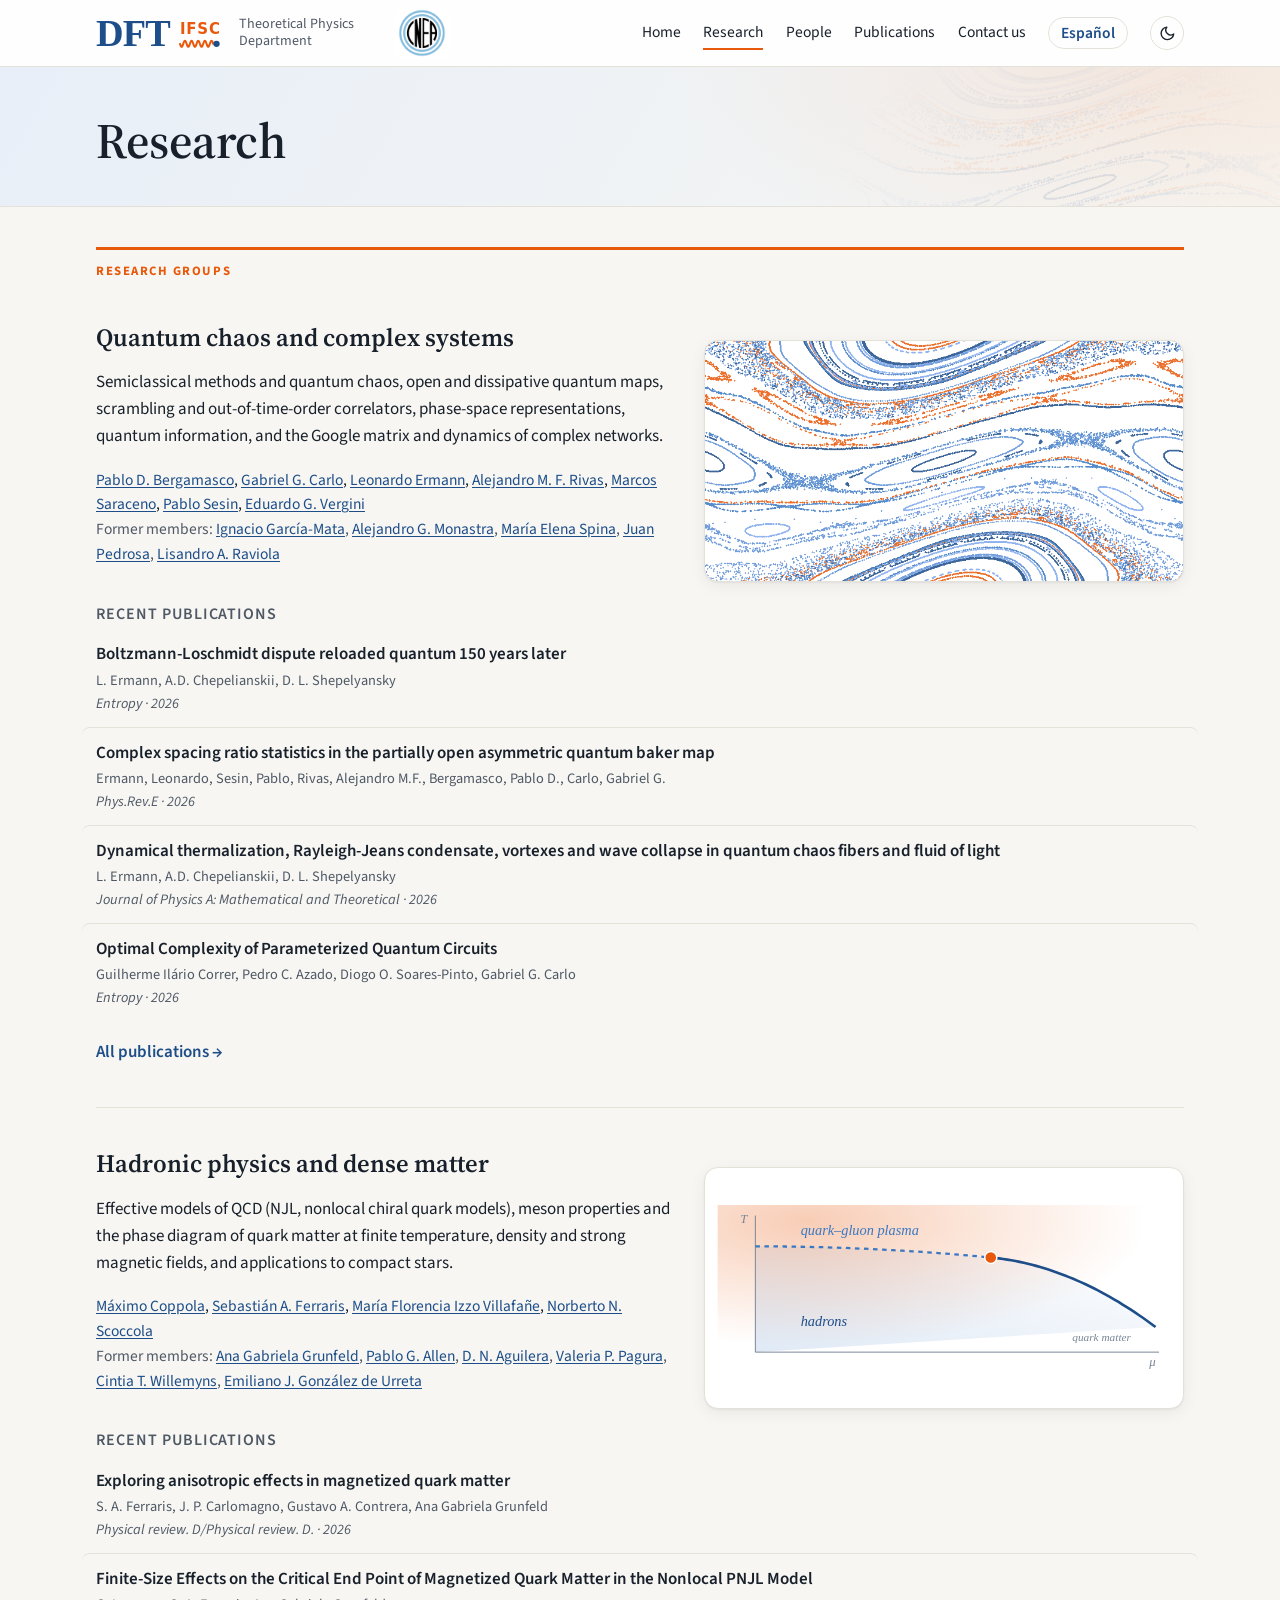
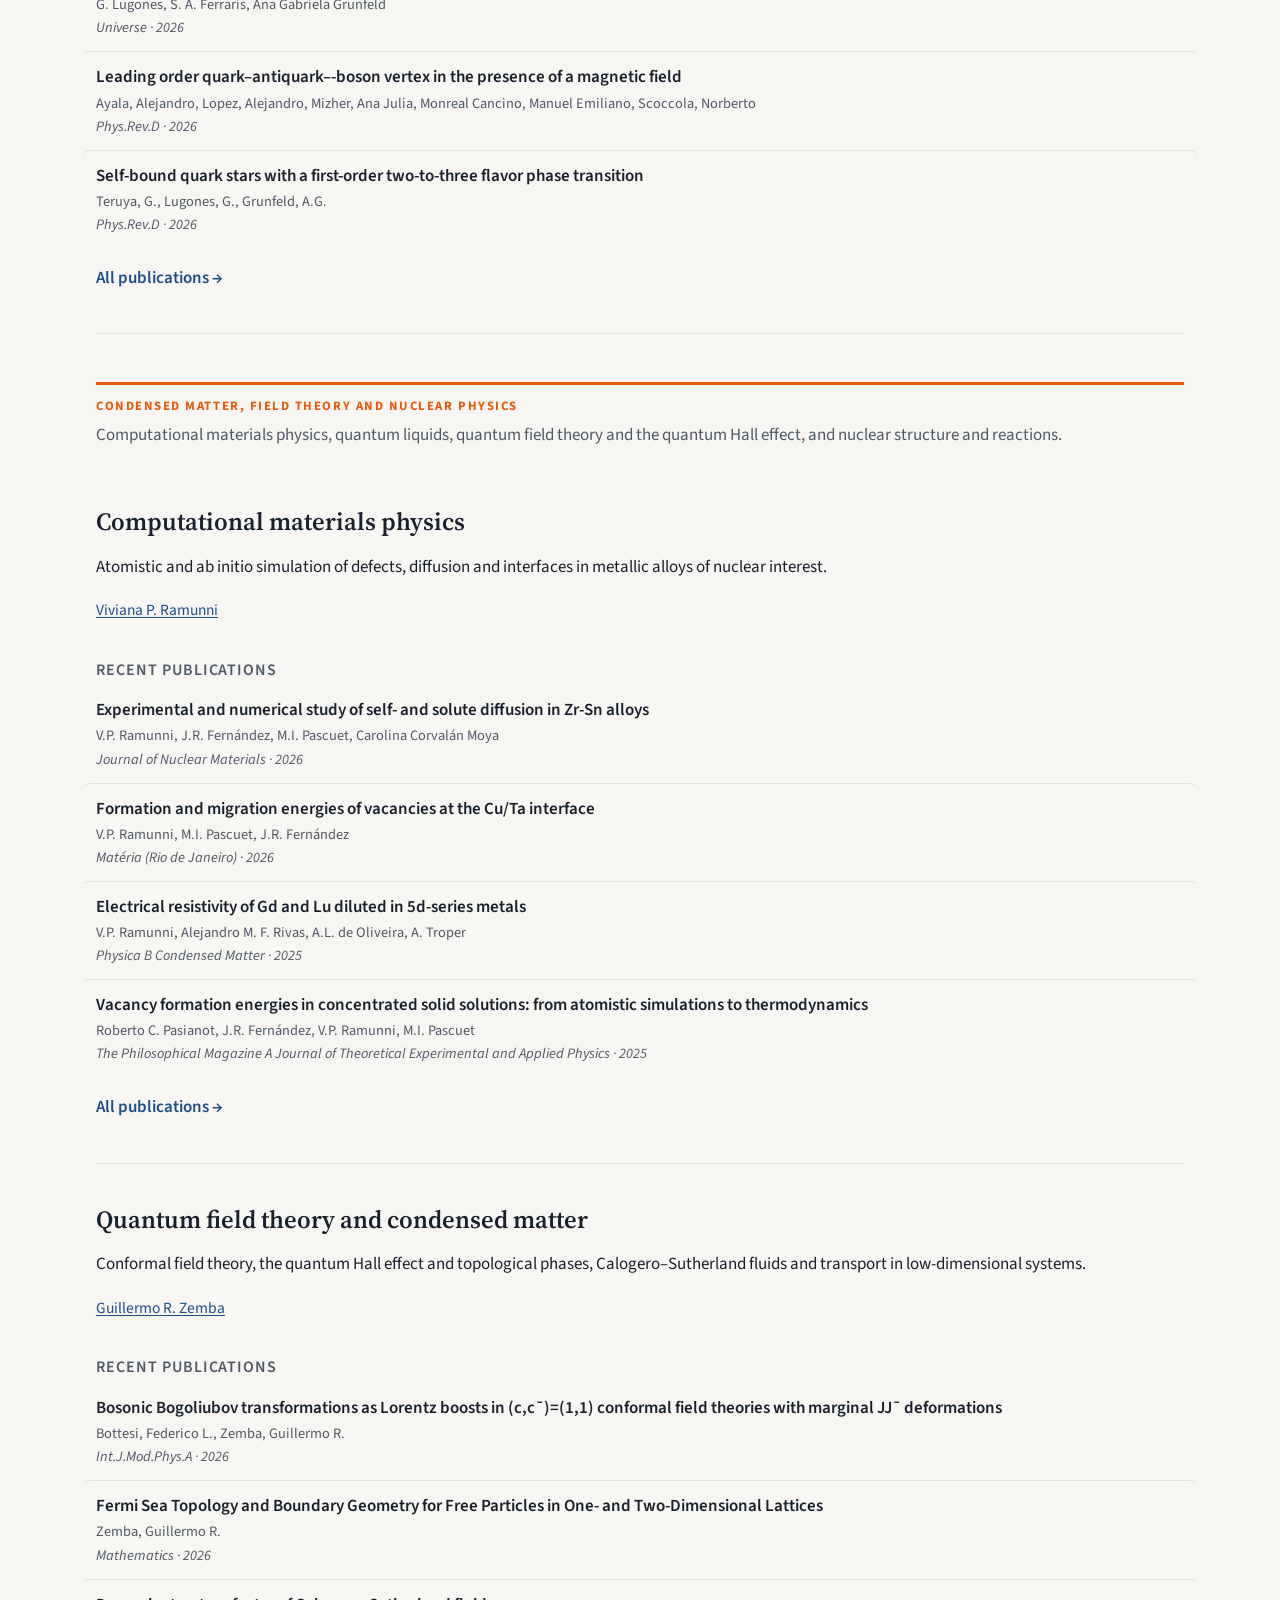
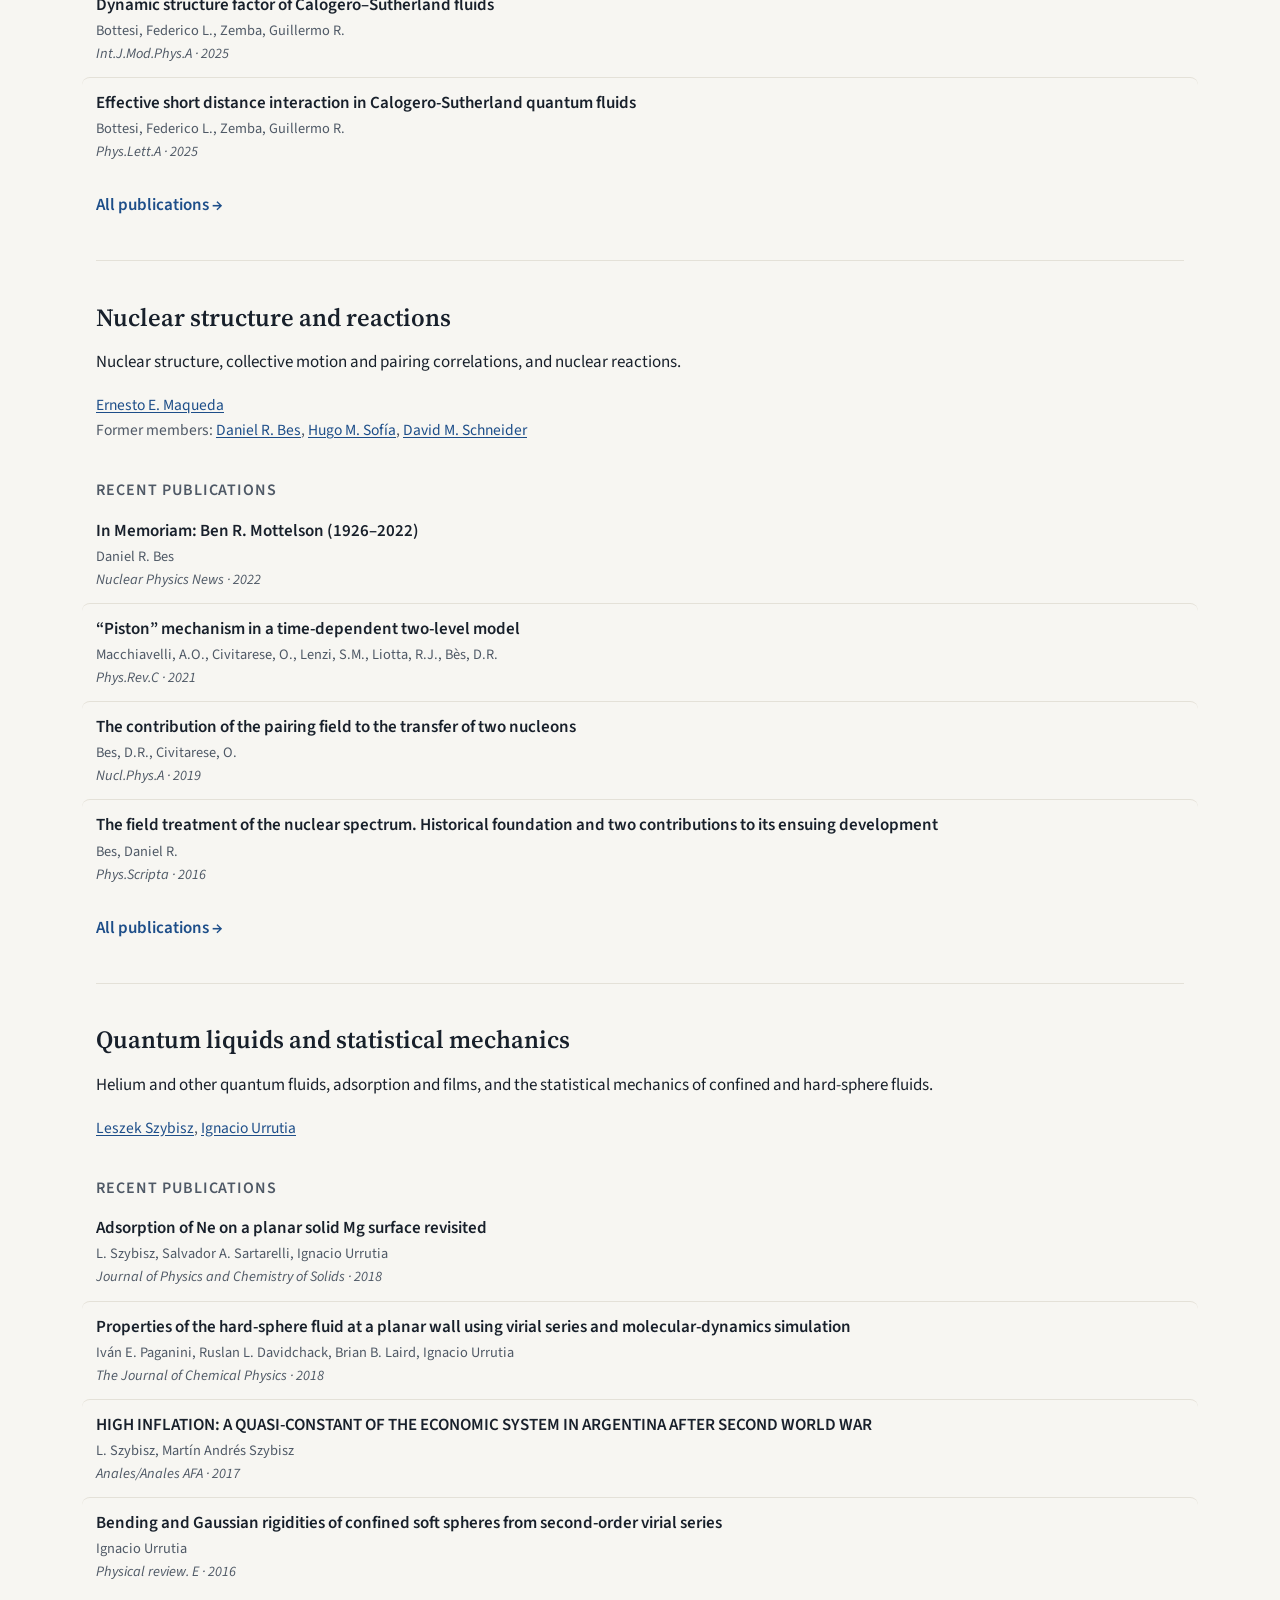
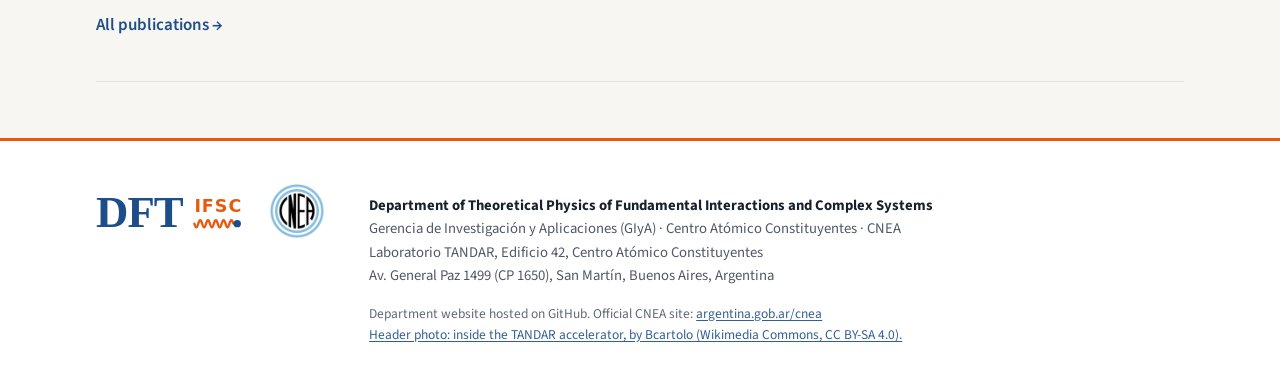
<file: research.html>
<!doctype html>
<html lang="en">
<head>
<meta charset="utf-8">
<meta name="viewport" content="width=device-width, initial-scale=1">
<title>Research · DFTIFSC</title>
<meta name="description" content="Department of Theoretical Physics of Fundamental Interactions and Complex Systems">
<link rel="canonical" href="https://dftifsc-cnea.github.io/research.html">
<link rel="alternate" hreflang="en" href="https://dftifsc-cnea.github.io/research.html"><link rel="alternate" hreflang="es" href="https://dftifsc-cnea.github.io/es/research.html">
<link rel="alternate" hreflang="x-default" href="https://dftifsc-cnea.github.io/research.html">
<link rel="icon" href="assets/favicon.svg?v=708ffaa7" type="image/svg+xml">
<link rel="preconnect" href="https://fonts.googleapis.com"><link rel="preconnect" href="https://fonts.gstatic.com" crossorigin>
<link rel="stylesheet" href="https://fonts.googleapis.com/css2?family=Source+Sans+3:wght@400;600;700&family=Source+Serif+4:opsz,wght@8..60,500;8..60,600;8..60,700&display=swap">
<meta name="color-scheme" content="light dark">
<link rel="stylesheet" href="assets/style.css?v=708ffaa7">
<script>try{var t=localStorage.getItem('theme');if(t)document.documentElement.dataset.theme=t}catch(e){}</script>
</head>
<body class="pg-research">
<header class="top"><div class="wrap">
  <a class="brand" href="index.html"><img src="assets/logo.svg?v=708ffaa7" alt="DFTIFSC" width="150" height="48"><span class="bn">Theoretical Physics Department</span></a>
  <a class="inst tcnea" href="https://www.argentina.gob.ar/cnea" target="_blank" rel="noopener" title="National Atomic Energy Commission (CNEA)"><img src="assets/cnea.png?v=708ffaa7" alt="CNEA" width="70" height="70"></a>
  <button class="menu" aria-expanded="false" aria-controls="nav">Menu</button>
  <nav id="nav"><a href="index.html">Home</a><a href="research.html" aria-current=page>Research</a><a href="people.html">People</a><a href="publications.html">Publications</a><a href="join.html">Contact us</a><a class="lang" href="es/research.html" hreflang="es">Español</a><button class="theme" type="button" title="Switch light / dark mode" aria-label="Switch light / dark mode"><svg class="moon" viewBox="0 0 24 24" fill="none" stroke="currentColor" stroke-width="2" stroke-linecap="round" stroke-linejoin="round"><path d="M21 12.8A9 9 0 1 1 11.2 3a7 7 0 0 0 9.8 9.8z"/></svg><svg class="sun" viewBox="0 0 24 24" fill="none" stroke="currentColor" stroke-width="2" stroke-linecap="round"><circle cx="12" cy="12" r="4"/><path d="M12 2v2M12 20v2M4.9 4.9l1.4 1.4M17.7 17.7l1.4 1.4M2 12h2M20 12h2M4.9 19.1l1.4-1.4M17.7 6.3l1.4-1.4"/></svg></button></nav>
</div></header>
<main>
<section class="phead"><div class="wrap"><h1>Research</h1></div></section><div class="wrap"><p class="kicker">Research groups</p><section class="group witharts" id="chaos"><div class="gtext"><h2>Quantum chaos and complex systems</h2><p>Semiclassical methods and quantum chaos, open and dissipative quantum maps, scrambling and out-of-time-order correlators, phase-space representations, quantum information, and the Google matrix and dynamics of complex networks.</p><p class="ms"><a href="people.html#bergamasco">Pablo D. Bergamasco</a>, <a href="people.html#carlo">Gabriel G. Carlo</a>, <a href="people.html#ermann">Leonardo Ermann</a>, <a href="people.html#rivas">Alejandro M. F. Rivas</a>, <a href="people.html#saraceno">Marcos Saraceno</a>, <a href="people.html#sesin">Pablo Sesin</a>, <a href="people.html#vergini">Eduardo G. Vergini</a><br><span class="muted">Former members: <a href="people.html#garcia-mata">Ignacio García-Mata</a>, <a href="people.html#monastra">Alejandro G. Monastra</a>, <a href="people.html#spina">María Elena Spina</a>, <a href="people.html#pedrosa">Juan Pedrosa</a>, <a href="people.html#raviola">Lisandro A. Raviola</a></span></p></div><div class="gart" style="background-image:url(assets/art-chaos.png)"></div><div class="gpubs"><h3>Recent publications</h3><ol class="pubs"><li data-m="ermann" data-g="chaos chaos-q" data-k="article"><span class="pt"><a href="https://doi.org/10.3390/e28060594" target="_blank" rel="noopener">Boltzmann-Loschmidt dispute reloaded quantum 150 years later</a></span><span class="pa">L. Ermann, A.D. Chepelianskii, D. L. Shepelyansky</span><span class="pj">Entropy · 2026</span></li><li data-m="bergamasco carlo ermann rivas sesin" data-g="chaos chaos-q" data-k="article"><span class="pt"><a href="https://doi.org/10.1103/q5fx-y7zr" target="_blank" rel="noopener">Complex spacing ratio statistics in the partially open asymmetric quantum baker map</a></span><span class="pa">Ermann, Leonardo, Sesin, Pablo, Rivas, Alejandro M.F., Bergamasco, Pablo D., Carlo, Gabriel G.</span><span class="pj">Phys.Rev.E · 2026</span></li><li data-m="ermann" data-g="chaos chaos-q" data-k="article"><span class="pt"><a href="https://doi.org/10.1088/1751-8121/ae3ebe" target="_blank" rel="noopener">Dynamical thermalization, Rayleigh-Jeans condensate, vortexes and wave collapse in quantum chaos fibers and fluid of light</a></span><span class="pa">L. Ermann, A.D. Chepelianskii, D. L. Shepelyansky</span><span class="pj">Journal of Physics A: Mathematical and Theoretical · 2026</span></li><li data-m="carlo" data-g="chaos chaos-q" data-k="article"><span class="pt"><a href="https://doi.org/10.3390/e28010073" target="_blank" rel="noopener">Optimal Complexity of Parameterized Quantum Circuits</a></span><span class="pa">Guilherme Ilário Correr, Pedro C. Azado, Diogo O. Soares-Pinto, Gabriel G. Carlo</span><span class="pj">Entropy · 2026</span></li></ol><p><a class="more" href="publications.html?g=chaos">All publications →</a></p></div></section><section class="group witharts" id="hadrons"><div class="gtext"><h2>Hadronic physics and dense matter</h2><p>Effective models of QCD (NJL, nonlocal chiral quark models), meson properties and the phase diagram of quark matter at finite temperature, density and strong magnetic fields, and applications to compact stars.</p><p class="ms"><a href="people.html#coppola">Máximo Coppola</a>, <a href="people.html#ferraris">Sebastián A. Ferraris</a>, <a href="people.html#izzo-villafane">María Florencia Izzo Villafañe</a>, <a href="people.html#scoccola">Norberto N. Scoccola</a><br><span class="muted">Former members: <a href="people.html#grunfeld">Ana Gabriela Grunfeld</a>, <a href="people.html#allen">Pablo G. Allen</a>, <a href="people.html#aguilera">D. N. Aguilera</a>, <a href="people.html#pagura">Valeria P. Pagura</a>, <a href="people.html#willemyns">Cintia T. Willemyns</a>, <a href="people.html#gonzalez-de-urreta">Emiliano J. González de Urreta</a></span></p></div><div class="gart" style="background-image:url(assets/art-hadrons.svg)"></div><div class="gpubs"><h3>Recent publications</h3><ol class="pubs"><li data-m="ferraris grunfeld" data-g="hadrons" data-k="article"><span class="pt"><a href="https://doi.org/10.1103/xndd-9lln" target="_blank" rel="noopener">Exploring anisotropic effects in magnetized quark matter</a></span><span class="pa">S. A. Ferraris, J. P. Carlomagno, Gustavo A. Contrera, Ana Gabriela Grunfeld</span><span class="pj">Physical review. D/Physical review. D. · 2026</span></li><li data-m="ferraris grunfeld" data-g="hadrons" data-k="article"><span class="pt"><a href="https://doi.org/10.3390/universe12050149" target="_blank" rel="noopener">Finite-Size Effects on the Critical End Point of Magnetized Quark Matter in the Nonlocal PNJL Model</a></span><span class="pa">G. Lugones, S. A. Ferraris, Ana Gabriela Grunfeld</span><span class="pj">Universe · 2026</span></li><li data-m="scoccola" data-g="hadrons" data-k="article"><span class="pt"><a href="https://doi.org/10.1103/wj7w-m4nc" target="_blank" rel="noopener">Leading order quark–antiquark–-boson vertex in the presence of a magnetic field</a></span><span class="pa">Ayala, Alejandro, Lopez, Alejandro, Mizher, Ana Julia, Monreal Cancino, Manuel Emiliano, Scoccola, Norberto</span><span class="pj">Phys.Rev.D · 2026</span></li><li data-m="grunfeld" data-g="hadrons" data-k="article"><span class="pt"><a href="https://doi.org/10.1103/7s26-zdqv" target="_blank" rel="noopener">Self-bound quark stars with a first-order two-to-three flavor phase transition</a></span><span class="pa">Teruya, G., Lugones, G., Grunfeld, A.G.</span><span class="pj">Phys.Rev.D · 2026</span></li></ol><p><a class="more" href="publications.html?g=hadrons">All publications →</a></p></div></section><p class="kicker" id="independent">Condensed matter, field theory and nuclear physics</p><p class="muted">Computational materials physics, quantum liquids, quantum field theory and the quantum Hall effect, and nuclear structure and reactions.</p><section class="group" id="materials"><div class="gtext"><h2>Computational materials physics</h2><p>Atomistic and ab initio simulation of defects, diffusion and interfaces in metallic alloys of nuclear interest.</p><p class="ms"><a href="people.html#ramunni">Viviana P. Ramunni</a></p></div><div class="gpubs"><h3>Recent publications</h3><ol class="pubs"><li data-m="ramunni" data-g="materials" data-k="article"><span class="pt"><a href="https://doi.org/10.1016/j.jnucmat.2026.156732" target="_blank" rel="noopener">Experimental and numerical study of self- and solute diffusion in Zr-Sn alloys</a></span><span class="pa">V.P. Ramunni, J.R. Fernández, M.I. Pascuet, Carolina Corvalán Moya</span><span class="pj">Journal of Nuclear Materials · 2026</span></li><li data-m="ramunni" data-g="materials" data-k="article"><span class="pt"><a href="https://doi.org/10.1590/1517-7076-rmat-2026-0015" target="_blank" rel="noopener">Formation and migration energies of vacancies at the Cu/Ta interface</a></span><span class="pa">V.P. Ramunni, M.I. Pascuet, J.R. Fernández</span><span class="pj">Matéria (Rio de Janeiro) · 2026</span></li><li data-m="ramunni rivas" data-g="chaos chaos-q materials" data-k="article"><span class="pt"><a href="https://doi.org/10.1016/j.physb.2025.417103" target="_blank" rel="noopener">Electrical resistivity of Gd and Lu diluted in 5d-series metals</a></span><span class="pa">V.P. Ramunni, Alejandro M. F. Rivas, A.L. de Oliveira, A. Troper</span><span class="pj">Physica B Condensed Matter · 2025</span></li><li data-m="ramunni" data-g="materials" data-k="article"><span class="pt"><a href="https://doi.org/10.1080/14786435.2025.2495029" target="_blank" rel="noopener">Vacancy formation energies in concentrated solid solutions: from atomistic simulations to thermodynamics</a></span><span class="pa">Roberto C. Pasianot, J.R. Fernández, V.P. Ramunni, M.I. Pascuet</span><span class="pj">The Philosophical Magazine A Journal of Theoretical Experimental and Applied Physics · 2025</span></li></ol><p><a class="more" href="publications.html?g=materials">All publications →</a></p></div></section><section class="group" id="qft"><div class="gtext"><h2>Quantum field theory and condensed matter</h2><p>Conformal field theory, the quantum Hall effect and topological phases, Calogero–Sutherland fluids and transport in low-dimensional systems.</p><p class="ms"><a href="people.html#zemba">Guillermo R. Zemba</a></p></div><div class="gpubs"><h3>Recent publications</h3><ol class="pubs"><li data-m="zemba" data-g="qft" data-k="article"><span class="pt"><a href="https://doi.org/10.1142/s0217751x26500314" target="_blank" rel="noopener">Bosonic Bogoliubov transformations as Lorentz boosts in (c,c¯)=(1,1) conformal field theories with marginal JJ¯ deformations</a></span><span class="pa">Bottesi, Federico L., Zemba, Guillermo R.</span><span class="pj">Int.J.Mod.Phys.A · 2026</span></li><li data-m="zemba" data-g="qft" data-k="article"><span class="pt"><a href="https://doi.org/10.3390/math14020303" target="_blank" rel="noopener">Fermi Sea Topology and Boundary Geometry for Free Particles in One- and Two-Dimensional Lattices</a></span><span class="pa">Zemba, Guillermo R.</span><span class="pj">Mathematics · 2026</span></li><li data-m="zemba" data-g="qft" data-k="article"><span class="pt"><a href="https://doi.org/10.1142/s0217751x25501349" target="_blank" rel="noopener">Dynamic structure factor of Calogero–Sutherland fluids</a></span><span class="pa">Bottesi, Federico L., Zemba, Guillermo R.</span><span class="pj">Int.J.Mod.Phys.A · 2025</span></li><li data-m="zemba" data-g="qft" data-k="article"><span class="pt"><a href="https://doi.org/10.1016/j.physleta.2024.130128" target="_blank" rel="noopener">Effective short distance interaction in Calogero-Sutherland quantum fluids</a></span><span class="pa">Bottesi, Federico L., Zemba, Guillermo R.</span><span class="pj">Phys.Lett.A · 2025</span></li></ol><p><a class="more" href="publications.html?g=qft">All publications →</a></p></div></section><section class="group" id="nuclear"><div class="gtext"><h2>Nuclear structure and reactions</h2><p>Nuclear structure, collective motion and pairing correlations, and nuclear reactions.</p><p class="ms"><a href="people.html#maqueda">Ernesto E. Maqueda</a><br><span class="muted">Former members: <a href="people.html#bes">Daniel R. Bes</a>, <a href="people.html#sofia">Hugo M. Sofía</a>, <a href="people.html#schneider">David M. Schneider</a></span></p></div><div class="gpubs"><h3>Recent publications</h3><ol class="pubs"><li data-m="bes" data-g="nuclear" data-k="article"><span class="pt"><a href="https://doi.org/10.1080/10619127.2022.2100661" target="_blank" rel="noopener">In Memoriam: Ben R. Mottelson (1926–2022)</a></span><span class="pa">Daniel R. Bes</span><span class="pj">Nuclear Physics News · 2022</span></li><li data-m="bes" data-g="nuclear" data-k="article"><span class="pt"><a href="https://doi.org/10.1103/physrevc.104.l061304" target="_blank" rel="noopener">“Piston” mechanism in a time-dependent two-level model</a></span><span class="pa">Macchiavelli, A.O., Civitarese, O., Lenzi, S.M., Liotta, R.J., Bès, D.R.</span><span class="pj">Phys.Rev.C · 2021</span></li><li data-m="bes" data-g="nuclear" data-k="article"><span class="pt"><a href="https://doi.org/10.1016/j.nuclphysa.2018.12.026" target="_blank" rel="noopener">The contribution of the pairing field to the transfer of two nucleons</a></span><span class="pa">Bes, D.R., Civitarese, O.</span><span class="pj">Nucl.Phys.A · 2019</span></li><li data-m="bes" data-g="nuclear" data-k="article"><span class="pt"><a href="https://doi.org/10.1088/0031-8949/91/6/063010" target="_blank" rel="noopener">The field treatment of the nuclear spectrum. Historical foundation and two contributions to its ensuing development</a></span><span class="pa">Bes, Daniel R.</span><span class="pj">Phys.Scripta · 2016</span></li></ol><p><a class="more" href="publications.html?g=nuclear">All publications →</a></p></div></section><section class="group" id="liquids"><div class="gtext"><h2>Quantum liquids and statistical mechanics</h2><p>Helium and other quantum fluids, adsorption and films, and the statistical mechanics of confined and hard-sphere fluids.</p><p class="ms"><span class="muted"><a href="people.html#szybisz">Leszek Szybisz</a>, <a href="people.html#urrutia">Ignacio Urrutia</a></span></p></div><div class="gpubs"><h3>Recent publications</h3><ol class="pubs"><li data-m="szybisz urrutia" data-g="liquids" data-k="article"><span class="pt"><a href="https://doi.org/10.1016/j.jpcs.2018.05.016" target="_blank" rel="noopener">Adsorption of Ne on a planar solid Mg surface revisited</a></span><span class="pa">L. Szybisz, Salvador A. Sartarelli, Ignacio Urrutia</span><span class="pj">Journal of Physics and Chemistry of Solids · 2018</span></li><li data-m="urrutia" data-g="liquids" data-k="article"><span class="pt"><a href="https://doi.org/10.1063/1.5025332" target="_blank" rel="noopener">Properties of the hard-sphere fluid at a planar wall using virial series and molecular-dynamics simulation</a></span><span class="pa">Iván E. Paganini, Ruslan L. Davidchack, Brian B. Laird, Ignacio Urrutia</span><span class="pj">The Journal of Chemical Physics · 2018</span></li><li data-m="szybisz" data-g="liquids" data-k="article"><span class="pt"><a href="https://doi.org/10.31527/analesafa.2018.28.1.25" target="_blank" rel="noopener">HIGH INFLATION: A QUASI-CONSTANT OF THE ECONOMIC SYSTEM IN ARGENTINA AFTER SECOND WORLD WAR</a></span><span class="pa">L. Szybisz, Martín Andrés Szybisz</span><span class="pj">Anales/Anales AFA · 2017</span></li><li data-m="urrutia" data-g="liquids" data-k="article"><span class="pt"><a href="https://doi.org/10.1103/physreve.94.022149" target="_blank" rel="noopener">Bending and Gaussian rigidities of confined soft spheres from second-order virial series</a></span><span class="pa">Ignacio Urrutia</span><span class="pj">Physical review. E · 2016</span></li></ol><p><a class="more" href="publications.html?g=liquids">All publications →</a></p></div></section></div>
</main>
<footer><div class="wrap fgrid">
  <div class="flogos"><img src="assets/logo.svg?v=708ffaa7" alt="DFTIFSC" width="150" height="48"><a class="inst" href="https://www.argentina.gob.ar/cnea" target="_blank" rel="noopener"><img src="assets/cnea.png?v=708ffaa7" alt="CNEA" width="70" height="70"></a></div>
  <div><p><strong>Department of Theoretical Physics of Fundamental Interactions and Complex Systems</strong><br>Gerencia de Investigación y Aplicaciones (GIyA) · Centro Atómico Constituyentes · CNEA<br>Laboratorio TANDAR, Edificio 42, Centro Atómico Constituyentes<br>Av. General Paz 1499 (CP 1650), San Martín, Buenos Aires, Argentina</p>
  <p class="small">Department website hosted on GitHub. Official CNEA site: <a href="https://www.argentina.gob.ar/cnea" target="_blank" rel="noopener">argentina.gob.ar/cnea</a><br>
  <a href="https://commons.wikimedia.org/wiki/File:Tandar.jpg" target="_blank" rel="noopener">Header photo: inside the TANDAR accelerator, by Bcartolo (Wikimedia Commons, CC BY-SA 4.0).</a></p></div>
</div></footer>
<script src="assets/site.js?v=708ffaa7" defer></script>
<script>window.goatcounter = {path: function(p) { return location.host + p }}</script>
<script data-goatcounter="https://leoermann.goatcounter.com/count" async src="https://gc.zgo.at/count.js"></script>
</body>
</html>
</file>
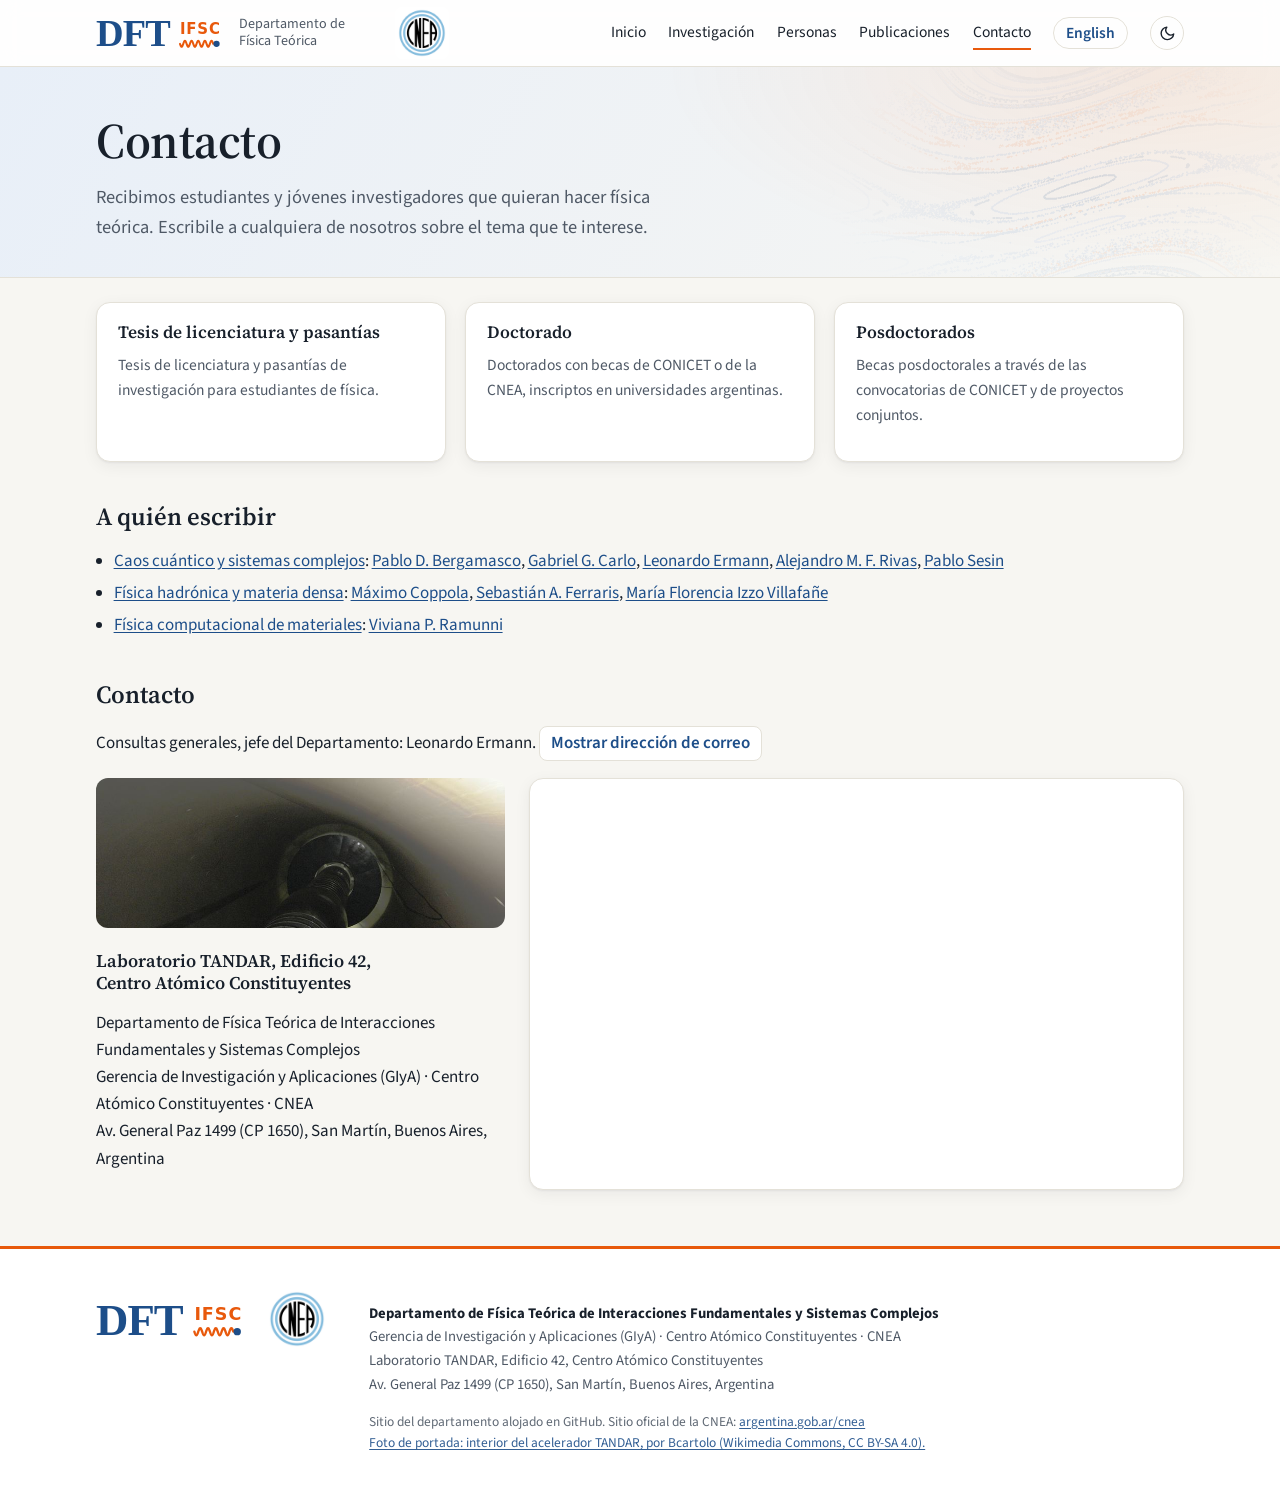
<file: es/join.html>
<!doctype html>
<html lang="es">
<head>
<meta charset="utf-8">
<meta name="viewport" content="width=device-width, initial-scale=1">
<title>Contacto · DFTIFSC</title>
<meta name="description" content="Departamento de Física Teórica de Interacciones Fundamentales y Sistemas Complejos">
<link rel="canonical" href="https://dftifsc-cnea.github.io/es/join.html">
<link rel="alternate" hreflang="en" href="https://dftifsc-cnea.github.io/join.html"><link rel="alternate" hreflang="es" href="https://dftifsc-cnea.github.io/es/join.html">
<link rel="alternate" hreflang="x-default" href="https://dftifsc-cnea.github.io/join.html">
<link rel="icon" href="../assets/favicon.svg?v=708ffaa7" type="image/svg+xml">
<link rel="preconnect" href="https://fonts.googleapis.com"><link rel="preconnect" href="https://fonts.gstatic.com" crossorigin>
<link rel="stylesheet" href="https://fonts.googleapis.com/css2?family=Source+Sans+3:wght@400;600;700&family=Source+Serif+4:opsz,wght@8..60,500;8..60,600;8..60,700&display=swap">
<meta name="color-scheme" content="light dark">
<link rel="stylesheet" href="../assets/style.css?v=708ffaa7">
<script>try{var t=localStorage.getItem('theme');if(t)document.documentElement.dataset.theme=t}catch(e){}</script>
</head>
<body class="pg-join">
<header class="top"><div class="wrap">
  <a class="brand" href="index.html"><img src="../assets/logo.svg?v=708ffaa7" alt="DFTIFSC" width="150" height="48"><span class="bn">Departamento de Física Teórica</span></a>
  <a class="inst tcnea" href="https://www.argentina.gob.ar/cnea" target="_blank" rel="noopener" title="Comisión Nacional de Energía Atómica (CNEA)"><img src="../assets/cnea.png?v=708ffaa7" alt="CNEA" width="70" height="70"></a>
  <button class="menu" aria-expanded="false" aria-controls="nav">Menú</button>
  <nav id="nav"><a href="index.html">Inicio</a><a href="research.html">Investigación</a><a href="people.html">Personas</a><a href="publications.html">Publicaciones</a><a href="join.html" aria-current=page>Contacto</a><a class="lang" href="../join.html" hreflang="en">English</a><button class="theme" type="button" title="Cambiar modo claro / oscuro" aria-label="Cambiar modo claro / oscuro"><svg class="moon" viewBox="0 0 24 24" fill="none" stroke="currentColor" stroke-width="2" stroke-linecap="round" stroke-linejoin="round"><path d="M21 12.8A9 9 0 1 1 11.2 3a7 7 0 0 0 9.8 9.8z"/></svg><svg class="sun" viewBox="0 0 24 24" fill="none" stroke="currentColor" stroke-width="2" stroke-linecap="round"><circle cx="12" cy="12" r="4"/><path d="M12 2v2M12 20v2M4.9 4.9l1.4 1.4M17.7 17.7l1.4 1.4M2 12h2M20 12h2M4.9 19.1l1.4-1.4M17.7 6.3l1.4-1.4"/></svg></button></nav>
</div></header>
<main>
<section class="phead"><div class="wrap"><h1>Contacto</h1><p class=lead>Recibimos estudiantes y jóvenes investigadores que quieran hacer física teórica. Escribile a cualquiera de nosotros sobre el tema que te interese.</p></div></section><div class="wrap">
<div class="grid"><div class="gcard"><div class="gbody"><h3>Tesis de licenciatura y pasantías</h3><p>Tesis de licenciatura y pasantías de investigación para estudiantes de física.</p></div></div><div class="gcard"><div class="gbody"><h3>Doctorado</h3><p>Doctorados con becas de CONICET o de la CNEA, inscriptos en universidades argentinas.</p></div></div><div class="gcard"><div class="gbody"><h3>Posdoctorados</h3><p>Becas posdoctorales a través de las convocatorias de CONICET y de proyectos conjuntos.</p></div></div></div>
<h2>A quién escribir</h2><ul class="plain"><li><a href="research.html#chaos">Caos cuántico y sistemas complejos</a>: <a href="people.html#bergamasco">Pablo D. Bergamasco</a>, <a href="people.html#carlo">Gabriel G. Carlo</a>, <a href="people.html#ermann">Leonardo Ermann</a>, <a href="people.html#rivas">Alejandro M. F. Rivas</a>, <a href="people.html#sesin">Pablo Sesin</a></li><li><a href="research.html#hadrons">Física hadrónica y materia densa</a>: <a href="people.html#coppola">Máximo Coppola</a>, <a href="people.html#ferraris">Sebastián A. Ferraris</a>, <a href="people.html#izzo-villafane">María Florencia Izzo Villafañe</a></li><li><a href="research.html#materials">Física computacional de materiales</a>: <a href="people.html#ramunni">Viviana P. Ramunni</a></li></ul>
<h2>Contacto</h2>
<p>Consultas generales, jefe del Departamento: Leonardo Ermann. <button class="mail" data-a="cmEuYm9nLmFlbmNAbm5hbXJlb2RyYW5vZWw=">Mostrar dirección de correo</button></p><div class="where"><div class="addr"><img class="tandar" src="../assets/tandar-color.jpg" alt="" loading="lazy"><h3>Laboratorio TANDAR, Edificio 42, Centro Atómico Constituyentes</h3><p>Departamento de Física Teórica de Interacciones Fundamentales y Sistemas Complejos<br>Gerencia de Investigación y Aplicaciones (GIyA) · Centro Atómico Constituyentes · CNEA<br>Av. General Paz 1499 (CP 1650), San Martín, Buenos Aires, Argentina</p></div><iframe class="map" title="Laboratorio TANDAR, Edificio 42, Centro Atómico Constituyentes" loading="lazy" referrerpolicy="no-referrer-when-downgrade" allowfullscreen src="https://maps.google.com/maps?q=Acelerador%20de%20part%C3%ADculas%20TANDAR%2C%20San%20Mart%C3%ADn%2C%20Buenos%20Aires&amp;z=17&amp;hl=es&amp;output=embed"></iframe></div></div>
</main>
<footer><div class="wrap fgrid">
  <div class="flogos"><img src="../assets/logo.svg?v=708ffaa7" alt="DFTIFSC" width="150" height="48"><a class="inst" href="https://www.argentina.gob.ar/cnea" target="_blank" rel="noopener"><img src="../assets/cnea.png?v=708ffaa7" alt="CNEA" width="70" height="70"></a></div>
  <div><p><strong>Departamento de Física Teórica de Interacciones Fundamentales y Sistemas Complejos</strong><br>Gerencia de Investigación y Aplicaciones (GIyA) · Centro Atómico Constituyentes · CNEA<br>Laboratorio TANDAR, Edificio 42, Centro Atómico Constituyentes<br>Av. General Paz 1499 (CP 1650), San Martín, Buenos Aires, Argentina</p>
  <p class="small">Sitio del departamento alojado en GitHub. Sitio oficial de la CNEA: <a href="https://www.argentina.gob.ar/cnea" target="_blank" rel="noopener">argentina.gob.ar/cnea</a><br>
  <a href="https://commons.wikimedia.org/wiki/File:Tandar.jpg" target="_blank" rel="noopener">Foto de portada: interior del acelerador TANDAR, por Bcartolo (Wikimedia Commons, CC BY-SA 4.0).</a></p></div>
</div></footer>
<script src="../assets/site.js?v=708ffaa7" defer></script>
<script>window.goatcounter = {path: function(p) { return location.host + p }}</script>
<script data-goatcounter="https://leoermann.goatcounter.com/count" async src="https://gc.zgo.at/count.js"></script>
</body>
</html>
</file>
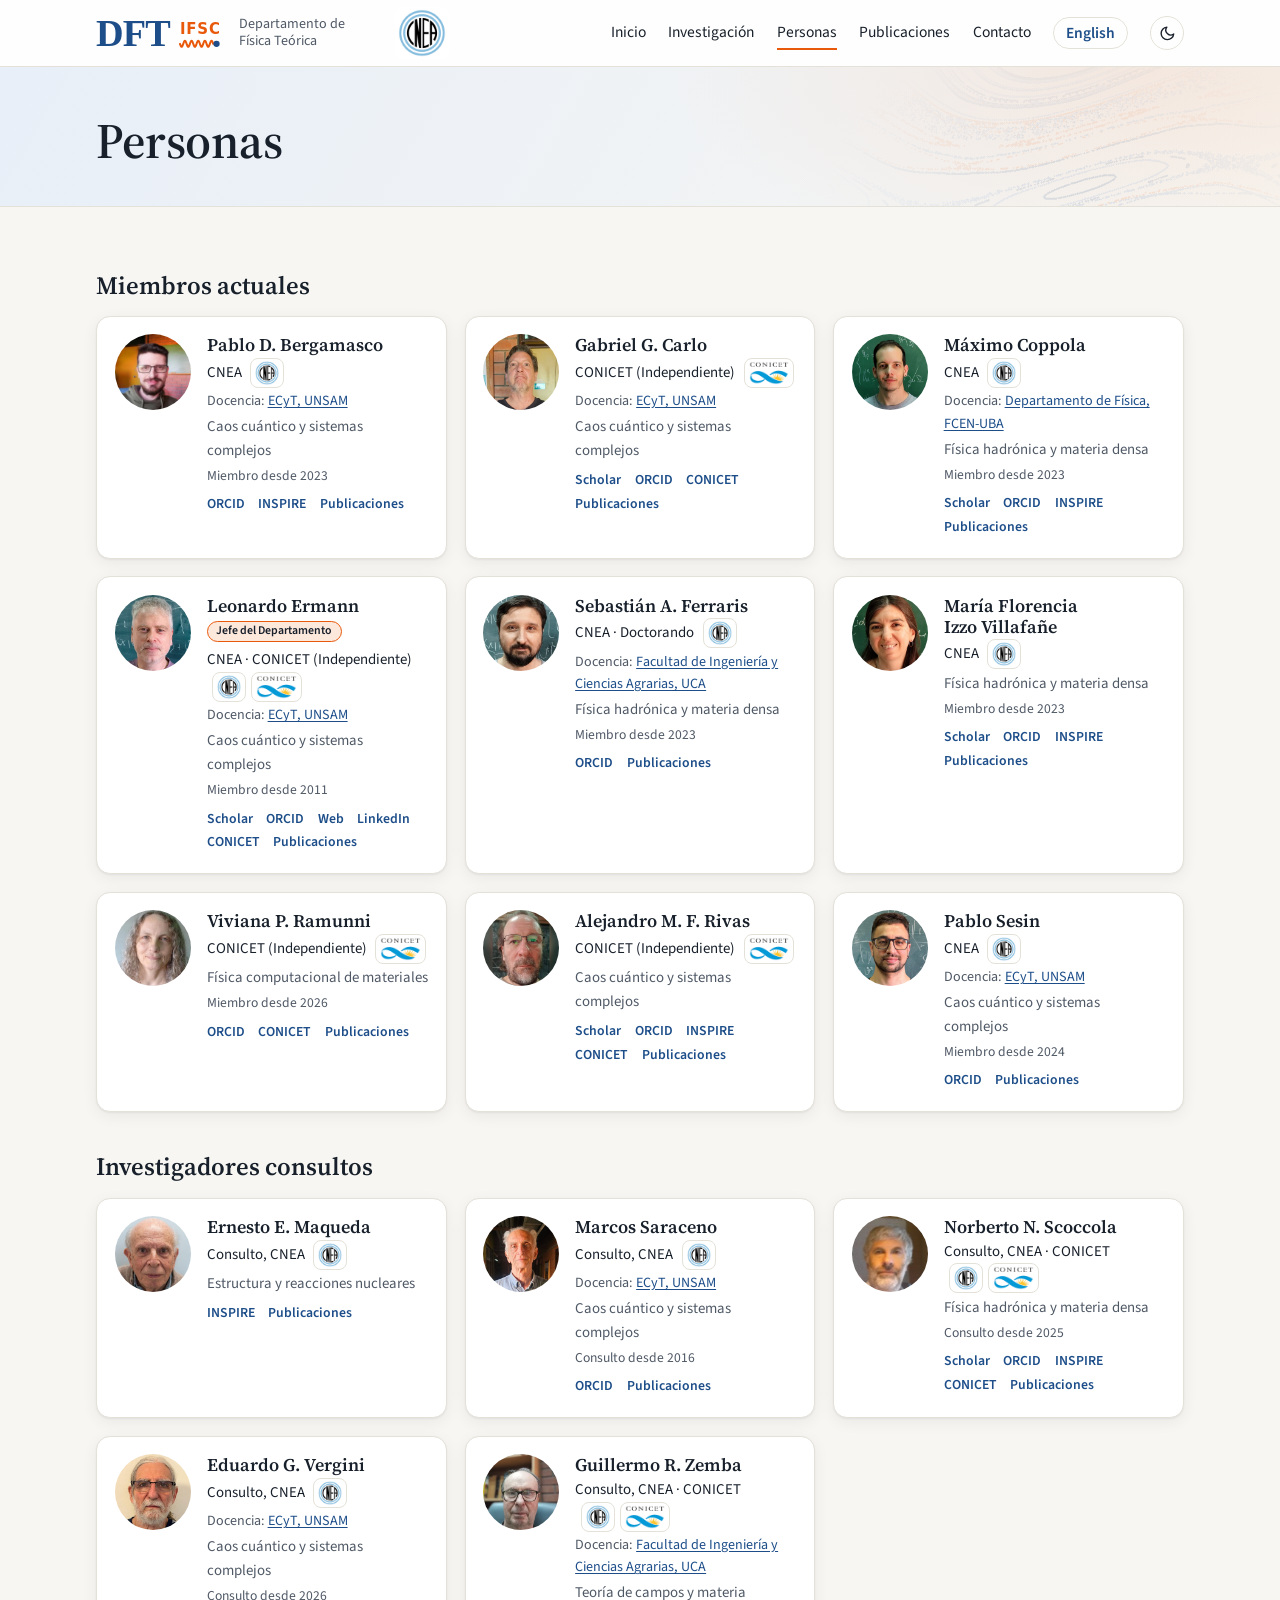
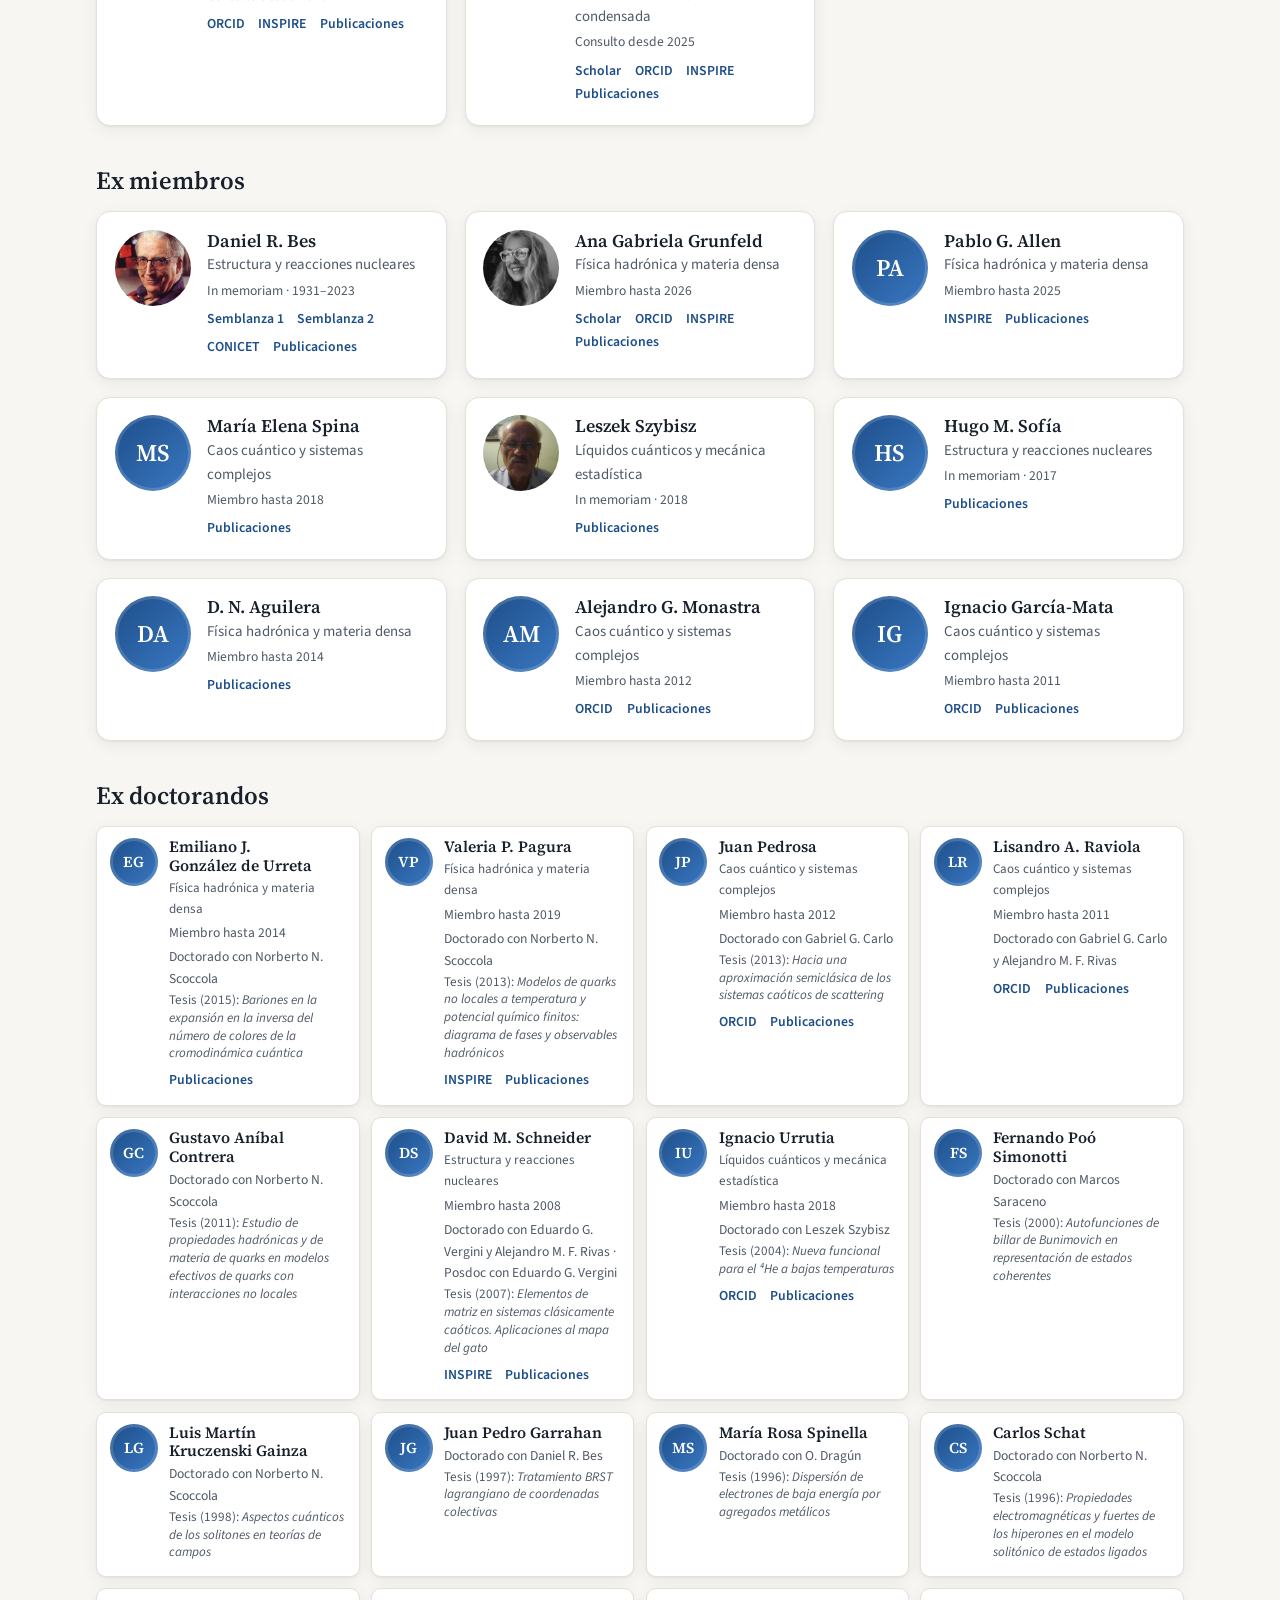
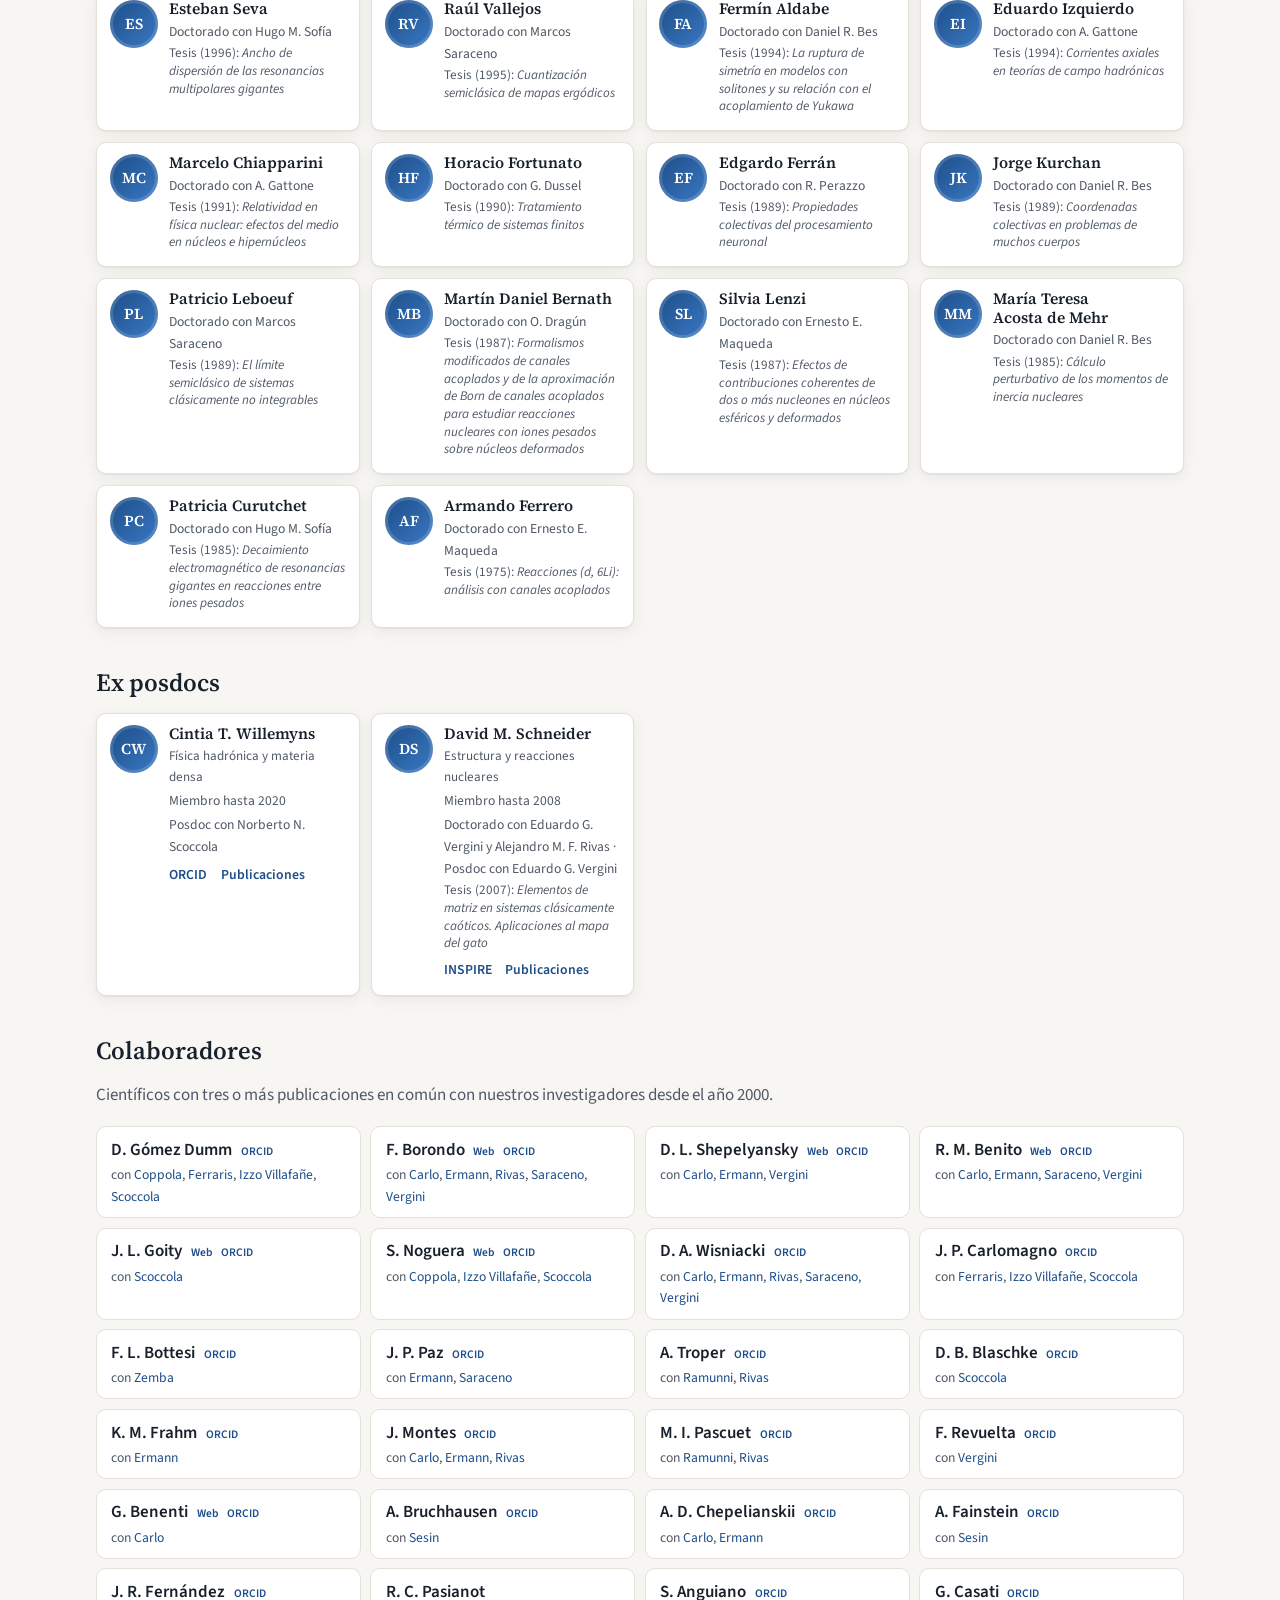
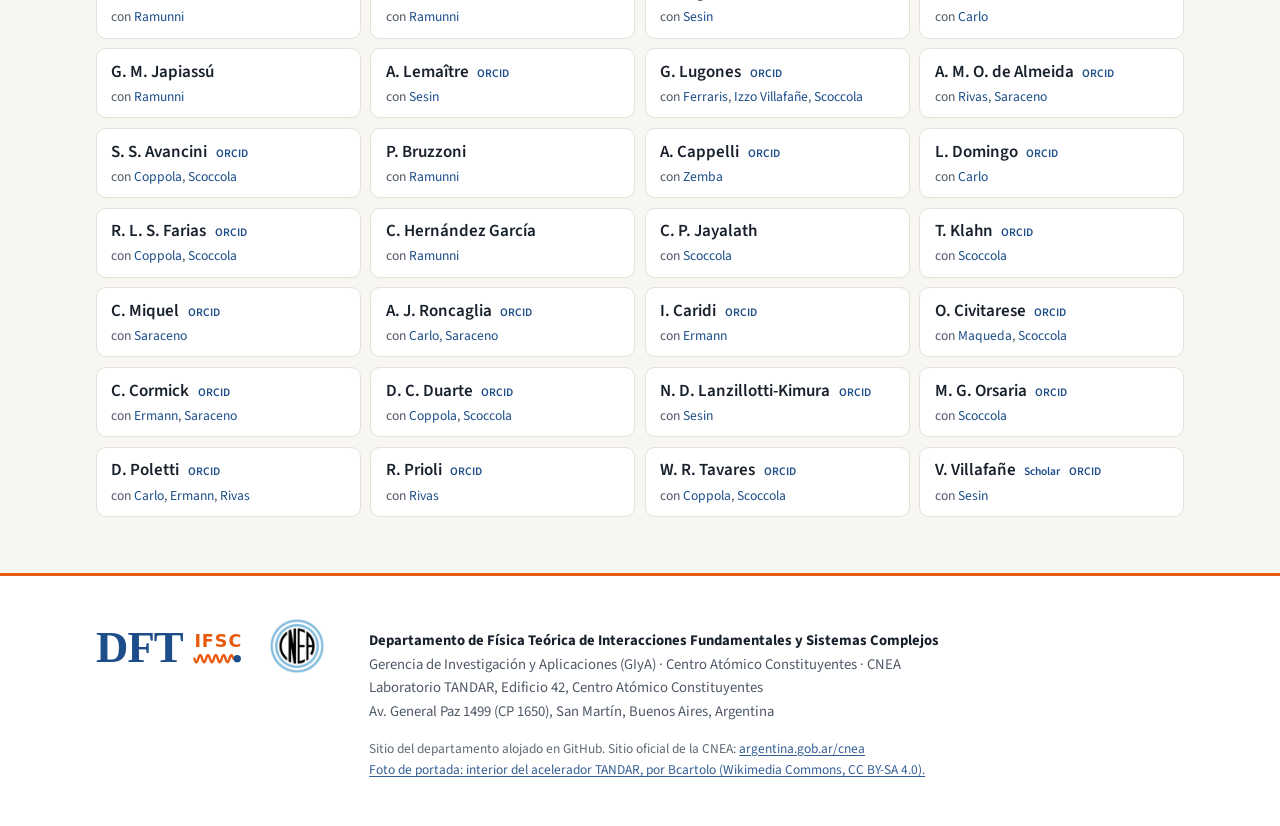
<file: es/people.html>
<!doctype html>
<html lang="es">
<head>
<meta charset="utf-8">
<meta name="viewport" content="width=device-width, initial-scale=1">
<title>Personas · DFTIFSC</title>
<meta name="description" content="Departamento de Física Teórica de Interacciones Fundamentales y Sistemas Complejos">
<link rel="canonical" href="https://dftifsc-cnea.github.io/es/people.html">
<link rel="alternate" hreflang="en" href="https://dftifsc-cnea.github.io/people.html"><link rel="alternate" hreflang="es" href="https://dftifsc-cnea.github.io/es/people.html">
<link rel="alternate" hreflang="x-default" href="https://dftifsc-cnea.github.io/people.html">
<link rel="icon" href="../assets/favicon.svg?v=708ffaa7" type="image/svg+xml">
<link rel="preconnect" href="https://fonts.googleapis.com"><link rel="preconnect" href="https://fonts.gstatic.com" crossorigin>
<link rel="stylesheet" href="https://fonts.googleapis.com/css2?family=Source+Sans+3:wght@400;600;700&family=Source+Serif+4:opsz,wght@8..60,500;8..60,600;8..60,700&display=swap">
<meta name="color-scheme" content="light dark">
<link rel="stylesheet" href="../assets/style.css?v=708ffaa7">
<script>try{var t=localStorage.getItem('theme');if(t)document.documentElement.dataset.theme=t}catch(e){}</script>
</head>
<body class="pg-people">
<header class="top"><div class="wrap">
  <a class="brand" href="index.html"><img src="../assets/logo.svg?v=708ffaa7" alt="DFTIFSC" width="150" height="48"><span class="bn">Departamento de Física Teórica</span></a>
  <a class="inst tcnea" href="https://www.argentina.gob.ar/cnea" target="_blank" rel="noopener" title="Comisión Nacional de Energía Atómica (CNEA)"><img src="../assets/cnea.png?v=708ffaa7" alt="CNEA" width="70" height="70"></a>
  <button class="menu" aria-expanded="false" aria-controls="nav">Menú</button>
  <nav id="nav"><a href="index.html">Inicio</a><a href="research.html">Investigación</a><a href="people.html" aria-current=page>Personas</a><a href="publications.html">Publicaciones</a><a href="join.html">Contacto</a><a class="lang" href="../people.html" hreflang="en">English</a><button class="theme" type="button" title="Cambiar modo claro / oscuro" aria-label="Cambiar modo claro / oscuro"><svg class="moon" viewBox="0 0 24 24" fill="none" stroke="currentColor" stroke-width="2" stroke-linecap="round" stroke-linejoin="round"><path d="M21 12.8A9 9 0 1 1 11.2 3a7 7 0 0 0 9.8 9.8z"/></svg><svg class="sun" viewBox="0 0 24 24" fill="none" stroke="currentColor" stroke-width="2" stroke-linecap="round"><circle cx="12" cy="12" r="4"/><path d="M12 2v2M12 20v2M4.9 4.9l1.4 1.4M17.7 17.7l1.4 1.4M2 12h2M20 12h2M4.9 19.1l1.4-1.4M17.7 6.3l1.4-1.4"/></svg></button></nav>
</div></header>
<main>
<section class="phead"><div class="wrap"><h1>Personas</h1></div></section><div class="wrap"><h2>Miembros actuales</h2><div class="people"><article class="person" id="bergamasco"><img class="av" src="../img/people/bergamasco.jpg" alt="" loading="lazy"><div><h3>Pablo D. Bergamasco</h3><p class=role>CNEA <span class="ilogos"><a class="inst ilogo cnea" href="https://www.argentina.gob.ar/cnea" target="_blank" rel="noopener" title="CNEA"><img src="../assets/cnea.png?v=708ffaa7" alt="CNEA" width="29" height="29"></a></span></p><p class="teach">Docencia: <a href="https://www.unsam.edu.ar/escuelas/ecyt/" target="_blank" rel="noopener">ECyT, UNSAM</a></p><p class="grp">Caos cuántico y sistemas complejos</p><p class="yrs">Miembro desde 2023</p><p class="lk"><a href="https://orcid.org/0000-0002-9115-1693" target="_blank" rel="noopener">ORCID</a><a href="https://inspirehep.net/authors?q=P.D.Bergamasco.1" target="_blank" rel="noopener">INSPIRE</a><a href="publications.html?m=bergamasco">Publicaciones</a></p></div></article><article class="person" id="carlo"><img class="av" src="../img/people/carlo.jpg" alt="" loading="lazy"><div><h3>Gabriel G. Carlo</h3><p class=role>CONICET (Independiente) <span class="ilogos"><a class="inst ilogo conicet" href="https://bicyt.conicet.gov.ar/fichas/p/gabriel-gustavo-carlo" target="_blank" rel="noopener" title="CONICET"><img src="../assets/conicet.png?v=708ffaa7" alt="CONICET" width="49" height="29"></a></span></p><p class="teach">Docencia: <a href="https://www.unsam.edu.ar/escuelas/ecyt/" target="_blank" rel="noopener">ECyT, UNSAM</a></p><p class="grp">Caos cuántico y sistemas complejos</p><p class="lk"><a href="https://scholar.google.com/citations?user=3HjeYw4AAAAJ" target="_blank" rel="noopener">Scholar</a><a href="https://orcid.org/0000-0001-7061-6474" target="_blank" rel="noopener">ORCID</a><a href="https://bicyt.conicet.gov.ar/fichas/p/gabriel-gustavo-carlo" target="_blank" rel="noopener">CONICET</a><a href="publications.html?m=carlo">Publicaciones</a></p></div></article><article class="person" id="coppola"><img class="av" src="../img/people/coppola.jpg" alt="" loading="lazy"><div><h3>Máximo Coppola</h3><p class=role>CNEA <span class="ilogos"><a class="inst ilogo cnea" href="https://www.argentina.gob.ar/cnea" target="_blank" rel="noopener" title="CNEA"><img src="../assets/cnea.png?v=708ffaa7" alt="CNEA" width="29" height="29"></a></span></p><p class="teach">Docencia: <a href="https://df.uba.ar/" target="_blank" rel="noopener">Departamento de Física, FCEN-UBA</a></p><p class="grp">Física hadrónica y materia densa</p><p class="yrs">Miembro desde 2023</p><p class="lk"><a href="https://scholar.google.com/citations?user=xb2Aej8AAAAJ" target="_blank" rel="noopener">Scholar</a><a href="https://orcid.org/0000-0002-2921-4251" target="_blank" rel="noopener">ORCID</a><a href="https://inspirehep.net/authors?q=Maximo.Coppola.1" target="_blank" rel="noopener">INSPIRE</a><a href="publications.html?m=coppola">Publicaciones</a></p></div></article><article class="person" id="ermann"><img class="av" src="../img/people/ermann.jpg" alt="" loading="lazy"><div><h3>Leonardo Ermann</h3><span class="badge">Jefe del Departamento</span><p class=role>CNEA · CONICET (Independiente) <span class="ilogos"><a class="inst ilogo cnea" href="https://www.argentina.gob.ar/cnea" target="_blank" rel="noopener" title="CNEA"><img src="../assets/cnea.png?v=708ffaa7" alt="CNEA" width="29" height="29"></a><a class="inst ilogo conicet" href="https://bicyt.conicet.gov.ar/fichas/p/leonardo-ermann" target="_blank" rel="noopener" title="CONICET"><img src="../assets/conicet.png?v=708ffaa7" alt="CONICET" width="49" height="29"></a></span></p><p class="teach">Docencia: <a href="https://www.unsam.edu.ar/escuelas/ecyt/" target="_blank" rel="noopener">ECyT, UNSAM</a></p><p class="grp">Caos cuántico y sistemas complejos</p><p class="yrs">Miembro desde 2011</p><p class="lk"><a href="https://scholar.google.com/citations?user=QEZqKeEAAAAJ" target="_blank" rel="noopener">Scholar</a><a href="https://orcid.org/0000-0003-0964-3929" target="_blank" rel="noopener">ORCID</a><a href="https://leoermann.github.io" target="_blank" rel="noopener">Web</a><a href="https://ar.linkedin.com/in/leonardo-ermann-65b81a38" target="_blank" rel="noopener">LinkedIn</a><a href="https://bicyt.conicet.gov.ar/fichas/p/leonardo-ermann" target="_blank" rel="noopener">CONICET</a><a href="publications.html?m=ermann">Publicaciones</a></p></div></article><article class="person" id="ferraris"><img class="av" src="../img/people/ferraris.jpg" alt="" loading="lazy"><div><h3>Sebastián A. Ferraris</h3><p class=role>CNEA · Doctorando <span class="ilogos"><a class="inst ilogo cnea" href="https://www.argentina.gob.ar/cnea" target="_blank" rel="noopener" title="CNEA"><img src="../assets/cnea.png?v=708ffaa7" alt="CNEA" width="29" height="29"></a></span></p><p class="teach">Docencia: <a href="https://uca.edu.ar/es/facultades/facultad-de-ingenieria-y-ciencias-agrarias" target="_blank" rel="noopener">Facultad de Ingeniería y Ciencias Agrarias, UCA</a></p><p class="grp">Física hadrónica y materia densa</p><p class="yrs">Miembro desde 2023</p><p class="lk"><a href="https://orcid.org/0000-0003-1132-4548" target="_blank" rel="noopener">ORCID</a><a href="publications.html?m=ferraris">Publicaciones</a></p></div></article><article class="person" id="izzo-villafane"><img class="av" src="../img/people/izzo-villafane.jpg" alt="" loading="lazy"><div><h3>María Florencia Izzo Villafañe</h3><p class=role>CNEA <span class="ilogos"><a class="inst ilogo cnea" href="https://www.argentina.gob.ar/cnea" target="_blank" rel="noopener" title="CNEA"><img src="../assets/cnea.png?v=708ffaa7" alt="CNEA" width="29" height="29"></a></span></p><p class="grp">Física hadrónica y materia densa</p><p class="yrs">Miembro desde 2023</p><p class="lk"><a href="https://scholar.google.com/citations?user=Unf4GMUAAAAJ" target="_blank" rel="noopener">Scholar</a><a href="https://orcid.org/0000-0002-4556-6302" target="_blank" rel="noopener">ORCID</a><a href="https://inspirehep.net/authors?q=M.F.Izzo.Villafane.1" target="_blank" rel="noopener">INSPIRE</a><a href="publications.html?m=izzo-villafane">Publicaciones</a></p></div></article><article class="person" id="ramunni"><img class="av" src="../img/people/ramunni.jpg" alt="" loading="lazy"><div><h3>Viviana P. Ramunni</h3><p class=role>CONICET (Independiente) <span class="ilogos"><a class="inst ilogo conicet" href="https://bicyt.conicet.gov.ar/fichas/p/viviana-patricia-ramunni" target="_blank" rel="noopener" title="CONICET"><img src="../assets/conicet.png?v=708ffaa7" alt="CONICET" width="49" height="29"></a></span></p><p class="grp">Física computacional de materiales</p><p class="yrs">Miembro desde 2026</p><p class="lk"><a href="https://orcid.org/0009-0005-8373-2083" target="_blank" rel="noopener">ORCID</a><a href="https://bicyt.conicet.gov.ar/fichas/p/viviana-patricia-ramunni" target="_blank" rel="noopener">CONICET</a><a href="publications.html?m=ramunni">Publicaciones</a></p></div></article><article class="person" id="rivas"><img class="av" src="../img/people/rivas.jpg" alt="" loading="lazy"><div><h3>Alejandro M. F. Rivas</h3><p class=role>CONICET (Independiente) <span class="ilogos"><a class="inst ilogo conicet" href="https://bicyt.conicet.gov.ar/fichas/p/rivas-alejandro-mariano-fidel" target="_blank" rel="noopener" title="CONICET"><img src="../assets/conicet.png?v=708ffaa7" alt="CONICET" width="49" height="29"></a></span></p><p class="grp">Caos cuántico y sistemas complejos</p><p class="lk"><a href="https://scholar.google.com/citations?user=W4RN6S0AAAAJ" target="_blank" rel="noopener">Scholar</a><a href="https://orcid.org/0000-0002-8822-0192" target="_blank" rel="noopener">ORCID</a><a href="https://inspirehep.net/authors?q=A.M.F.Rivas.1" target="_blank" rel="noopener">INSPIRE</a><a href="https://bicyt.conicet.gov.ar/fichas/p/rivas-alejandro-mariano-fidel" target="_blank" rel="noopener">CONICET</a><a href="publications.html?m=rivas">Publicaciones</a></p></div></article><article class="person" id="sesin"><img class="av" src="../img/people/sesin.jpg" alt="" loading="lazy"><div><h3>Pablo Sesin</h3><p class=role>CNEA <span class="ilogos"><a class="inst ilogo cnea" href="https://www.argentina.gob.ar/cnea" target="_blank" rel="noopener" title="CNEA"><img src="../assets/cnea.png?v=708ffaa7" alt="CNEA" width="29" height="29"></a></span></p><p class="teach">Docencia: <a href="https://www.unsam.edu.ar/escuelas/ecyt/" target="_blank" rel="noopener">ECyT, UNSAM</a></p><p class="grp">Caos cuántico y sistemas complejos</p><p class="yrs">Miembro desde 2024</p><p class="lk"><a href="https://orcid.org/0000-0003-3738-0943" target="_blank" rel="noopener">ORCID</a><a href="publications.html?m=sesin">Publicaciones</a></p></div></article></div><h2>Investigadores consultos</h2><div class="people"><article class="person" id="maqueda"><img class="av" src="../img/people/maqueda.jpg" alt="" loading="lazy"><div><h3>Ernesto E. Maqueda</h3><p class=role>Consulto, CNEA <span class="ilogos"><a class="inst ilogo cnea" href="https://www.argentina.gob.ar/cnea" target="_blank" rel="noopener" title="CNEA"><img src="../assets/cnea.png?v=708ffaa7" alt="CNEA" width="29" height="29"></a></span></p><p class="grp">Estructura y reacciones nucleares</p><p class="lk"><a href="https://inspirehep.net/authors?q=E.E.Maqueda.1" target="_blank" rel="noopener">INSPIRE</a><a href="publications.html?m=maqueda">Publicaciones</a></p></div></article><article class="person" id="saraceno"><img class="av" src="../img/people/saraceno.jpg" alt="" loading="lazy"><div><h3>Marcos Saraceno</h3><p class=role>Consulto, CNEA <span class="ilogos"><a class="inst ilogo cnea" href="https://www.argentina.gob.ar/cnea" target="_blank" rel="noopener" title="CNEA"><img src="../assets/cnea.png?v=708ffaa7" alt="CNEA" width="29" height="29"></a></span></p><p class="teach">Docencia: <a href="https://www.unsam.edu.ar/escuelas/ecyt/" target="_blank" rel="noopener">ECyT, UNSAM</a></p><p class="grp">Caos cuántico y sistemas complejos</p><p class="yrs">Consulto desde 2016</p><p class="lk"><a href="https://orcid.org/0000-0003-2569-7927" target="_blank" rel="noopener">ORCID</a><a href="publications.html?m=saraceno">Publicaciones</a></p></div></article><article class="person" id="scoccola"><img class="av" src="../img/people/scoccola.jpg" alt="" loading="lazy"><div><h3>Norberto N. Scoccola</h3><p class=role>Consulto, CNEA · CONICET <span class="ilogos"><a class="inst ilogo cnea" href="https://www.argentina.gob.ar/cnea" target="_blank" rel="noopener" title="CNEA"><img src="../assets/cnea.png?v=708ffaa7" alt="CNEA" width="29" height="29"></a><a class="inst ilogo conicet" href="https://bicyt.conicet.gov.ar/fichas/p/norberto-nerio-scoccola" target="_blank" rel="noopener" title="CONICET"><img src="../assets/conicet.png?v=708ffaa7" alt="CONICET" width="49" height="29"></a></span></p><p class="grp">Física hadrónica y materia densa</p><p class="yrs">Consulto desde 2025</p><p class="lk"><a href="https://scholar.google.com/citations?user=AOjv6jQAAAAJ" target="_blank" rel="noopener">Scholar</a><a href="https://orcid.org/0000-0001-9131-4029" target="_blank" rel="noopener">ORCID</a><a href="https://inspirehep.net/authors?q=Norberto.N.Scoccola.1" target="_blank" rel="noopener">INSPIRE</a><a href="https://bicyt.conicet.gov.ar/fichas/p/norberto-nerio-scoccola" target="_blank" rel="noopener">CONICET</a><a href="publications.html?m=scoccola">Publicaciones</a></p></div></article><article class="person" id="vergini"><img class="av" src="../img/people/vergini.jpg" alt="" loading="lazy"><div><h3>Eduardo G. Vergini</h3><p class=role>Consulto, CNEA <span class="ilogos"><a class="inst ilogo cnea" href="https://www.argentina.gob.ar/cnea" target="_blank" rel="noopener" title="CNEA"><img src="../assets/cnea.png?v=708ffaa7" alt="CNEA" width="29" height="29"></a></span></p><p class="teach">Docencia: <a href="https://www.unsam.edu.ar/escuelas/ecyt/" target="_blank" rel="noopener">ECyT, UNSAM</a></p><p class="grp">Caos cuántico y sistemas complejos</p><p class="yrs">Consulto desde 2026</p><p class="lk"><a href="https://orcid.org/0000-0003-0587-0809" target="_blank" rel="noopener">ORCID</a><a href="https://inspirehep.net/authors?q=E.G.Vergini.1" target="_blank" rel="noopener">INSPIRE</a><a href="publications.html?m=vergini">Publicaciones</a></p></div></article><article class="person" id="zemba"><img class="av" src="../img/people/zemba.jpg" alt="" loading="lazy"><div><h3>Guillermo R. Zemba</h3><p class=role>Consulto, CNEA · CONICET <span class="ilogos"><a class="inst ilogo cnea" href="https://www.argentina.gob.ar/cnea" target="_blank" rel="noopener" title="CNEA"><img src="../assets/cnea.png?v=708ffaa7" alt="CNEA" width="29" height="29"></a><a class="inst ilogo conicet" href="https://www.conicet.gov.ar" target="_blank" rel="noopener" title="CONICET"><img src="../assets/conicet.png?v=708ffaa7" alt="CONICET" width="49" height="29"></a></span></p><p class="teach">Docencia: <a href="https://uca.edu.ar/es/facultades/facultad-de-ingenieria-y-ciencias-agrarias" target="_blank" rel="noopener">Facultad de Ingeniería y Ciencias Agrarias, UCA</a></p><p class="grp">Teoría de campos y materia condensada</p><p class="yrs">Consulto desde 2025</p><p class="lk"><a href="https://scholar.google.com/citations?user=ivotA_0AAAAJ" target="_blank" rel="noopener">Scholar</a><a href="https://orcid.org/0000-0003-1276-7500" target="_blank" rel="noopener">ORCID</a><a href="https://inspirehep.net/authors?q=G.R.Zemba.1" target="_blank" rel="noopener">INSPIRE</a><a href="publications.html?m=zemba">Publicaciones</a></p></div></article></div><h2>Ex miembros</h2><div class="people"><article class="person" id="bes"><img class="av" src="../img/people/bes.jpg" alt="" loading="lazy"><div><h3>Daniel R. Bes</h3><p class="grp">Estructura y reacciones nucleares</p><p class="yrs">In memoriam · 1931–2023</p><p class="lk"><a href="https://www.argentina.gob.ar/sites/default/files/en_memoria_de_daniel_bes.pdf" target="_blank" rel="noopener">Semblanza 1</a><a href="https://www.ancefn.org.ar/user/Semblanzas/2023 - Bes (Mariscotti).pdf" target="_blank" rel="noopener">Semblanza 2</a></p><p class="lk"><a href="https://bicyt.conicet.gov.ar/fichas/persona/3807" target="_blank" rel="noopener">CONICET</a><a href="publications.html?m=bes">Publicaciones</a></p></div></article><article class="person" id="grunfeld"><img class="av" src="../img/people/grunfeld.jpg" alt="" loading="lazy"><div><h3>Ana Gabriela Grunfeld</h3><p class="grp">Física hadrónica y materia densa</p><p class="yrs">Miembro hasta 2026</p><p class="lk"><a href="https://scholar.google.com/citations?user=v3E989AAAAAJ" target="_blank" rel="noopener">Scholar</a><a href="https://orcid.org/0000-0002-6523-7469" target="_blank" rel="noopener">ORCID</a><a href="https://inspirehep.net/authors?q=A.G.Grunfeld.1" target="_blank" rel="noopener">INSPIRE</a><a href="publications.html?m=grunfeld">Publicaciones</a></p></div></article><article class="person" id="allen"><span class="av ini" aria-hidden="true">PA</span><div><h3>Pablo G. Allen</h3><p class="grp">Física hadrónica y materia densa</p><p class="yrs">Miembro hasta 2025</p><p class="lk"><a href="https://inspirehep.net/authors?q=P.G.Allen.1" target="_blank" rel="noopener">INSPIRE</a><a href="publications.html?m=allen">Publicaciones</a></p></div></article><article class="person" id="spina"><span class="av ini" aria-hidden="true">MS</span><div><h3>María Elena Spina</h3><p class="grp">Caos cuántico y sistemas complejos</p><p class="yrs">Miembro hasta 2018</p><p class="lk"><a href="publications.html?m=spina">Publicaciones</a></p></div></article><article class="person" id="szybisz"><img class="av" src="../img/people/szybisz.jpg" alt="" loading="lazy"><div><h3>Leszek Szybisz</h3><p class="grp">Líquidos cuánticos y mecánica estadística</p><p class="yrs">In memoriam · 2018</p><p class="lk"><a href="publications.html?m=szybisz">Publicaciones</a></p></div></article><article class="person" id="sofia"><span class="av ini" aria-hidden="true">HS</span><div><h3>Hugo M. Sofía</h3><p class="grp">Estructura y reacciones nucleares</p><p class="yrs">In memoriam · 2017</p><p class="lk"><a href="publications.html?m=sofia">Publicaciones</a></p></div></article><article class="person" id="aguilera"><span class="av ini" aria-hidden="true">DA</span><div><h3>D. N. Aguilera</h3><p class="grp">Física hadrónica y materia densa</p><p class="yrs">Miembro hasta 2014</p><p class="lk"><a href="publications.html?m=aguilera">Publicaciones</a></p></div></article><article class="person" id="monastra"><span class="av ini" aria-hidden="true">AM</span><div><h3>Alejandro G. Monastra</h3><p class="grp">Caos cuántico y sistemas complejos</p><p class="yrs">Miembro hasta 2012</p><p class="lk"><a href="https://orcid.org/0000-0002-5842-8056" target="_blank" rel="noopener">ORCID</a><a href="publications.html?m=monastra">Publicaciones</a></p></div></article><article class="person" id="garcia-mata"><span class="av ini" aria-hidden="true">IG</span><div><h3>Ignacio García-Mata</h3><p class="grp">Caos cuántico y sistemas complejos</p><p class="yrs">Miembro hasta 2011</p><p class="lk"><a href="https://orcid.org/0000-0002-6965-2977" target="_blank" rel="noopener">ORCID</a><a href="publications.html?m=garcia-mata">Publicaciones</a></p></div></article></div><h2>Ex doctorandos</h2><div class="people compact"><article class="person" id="gonzalez-de-urreta"><span class="av ini" aria-hidden="true">EG</span><div><h3>Emiliano J. González de Urreta</h3><p class="grp">Física hadrónica y materia densa</p><p class="yrs">Miembro hasta 2014</p><p class="yrs">Doctorado con Norberto N. Scoccola</p><p class="thesis">Tesis (2015): <em>Bariones en la expansión en la inversa del número de colores de la cromodinámica cuántica</em></p><p class="lk"><a href="publications.html?m=gonzalez-de-urreta">Publicaciones</a></p></div></article><article class="person" id="pagura"><span class="av ini" aria-hidden="true">VP</span><div><h3>Valeria P. Pagura</h3><p class="grp">Física hadrónica y materia densa</p><p class="yrs">Miembro hasta 2019</p><p class="yrs">Doctorado con Norberto N. Scoccola</p><p class="thesis">Tesis (2013): <em>Modelos de quarks no locales a temperatura y potencial químico finitos: diagrama de fases y observables hadrónicos</em></p><p class="lk"><a href="https://inspirehep.net/authors?q=V.P.Pagura.1" target="_blank" rel="noopener">INSPIRE</a><a href="publications.html?m=pagura">Publicaciones</a></p></div></article><article class="person" id="pedrosa"><span class="av ini" aria-hidden="true">JP</span><div><h3>Juan Pedrosa</h3><p class="grp">Caos cuántico y sistemas complejos</p><p class="yrs">Miembro hasta 2012</p><p class="yrs">Doctorado con Gabriel G. Carlo</p><p class="thesis">Tesis (2013): <em>Hacia una aproximación semiclásica de los sistemas caóticos de scattering</em></p><p class="lk"><a href="https://orcid.org/0000-0001-5028-162X" target="_blank" rel="noopener">ORCID</a><a href="publications.html?m=pedrosa">Publicaciones</a></p></div></article><article class="person" id="raviola"><span class="av ini" aria-hidden="true">LR</span><div><h3>Lisandro A. Raviola</h3><p class="grp">Caos cuántico y sistemas complejos</p><p class="yrs">Miembro hasta 2011</p><p class="yrs">Doctorado con Gabriel G. Carlo y Alejandro M. F. Rivas</p><p class="lk"><a href="https://orcid.org/0000-0002-7590-0543" target="_blank" rel="noopener">ORCID</a><a href="publications.html?m=raviola">Publicaciones</a></p></div></article><article class="person" id="gustavo-anibal-contrera"><span class="av ini" aria-hidden="true">GC</span><div><h3>Gustavo Aníbal Contrera</h3><p class="yrs">Doctorado con Norberto N. Scoccola</p><p class="thesis">Tesis (2011): <em>Estudio de propiedades hadrónicas y de materia de quarks en modelos efectivos de quarks con interacciones no locales</em></p></div></article><article class="person" id="schneider"><span class="av ini" aria-hidden="true">DS</span><div><h3>David M. Schneider</h3><p class="grp">Estructura y reacciones nucleares</p><p class="yrs">Miembro hasta 2008</p><p class="yrs">Doctorado con Eduardo G. Vergini y Alejandro M. F. Rivas · Posdoc con Eduardo G. Vergini</p><p class="thesis">Tesis (2007): <em>Elementos de matriz en sistemas clásicamente caóticos. Aplicaciones al mapa del gato</em></p><p class="lk"><a href="https://inspirehep.net/authors?q=D.M.Schneider.1" target="_blank" rel="noopener">INSPIRE</a><a href="publications.html?m=schneider">Publicaciones</a></p></div></article><article class="person" id="urrutia"><span class="av ini" aria-hidden="true">IU</span><div><h3>Ignacio Urrutia</h3><p class="grp">Líquidos cuánticos y mecánica estadística</p><p class="yrs">Miembro hasta 2018</p><p class="yrs">Doctorado con Leszek Szybisz</p><p class="thesis">Tesis (2004): <em>Nueva funcional para el ⁴He a bajas temperaturas</em></p><p class="lk"><a href="https://orcid.org/0000-0002-6158-8739" target="_blank" rel="noopener">ORCID</a><a href="publications.html?m=urrutia">Publicaciones</a></p></div></article><article class="person" id="fernando-poo-simonotti"><span class="av ini" aria-hidden="true">FS</span><div><h3>Fernando Poó Simonotti</h3><p class="yrs">Doctorado con Marcos Saraceno</p><p class="thesis">Tesis (2000): <em>Autofunciones de billar de Bunimovich en representación de estados coherentes</em></p></div></article><article class="person" id="luis-martin-kruczenski-gainza"><span class="av ini" aria-hidden="true">LG</span><div><h3>Luis Martín Kruczenski Gainza</h3><p class="yrs">Doctorado con Norberto N. Scoccola</p><p class="thesis">Tesis (1998): <em>Aspectos cuánticos de los solitones en teorías de campos</em></p></div></article><article class="person" id="juan-pedro-garrahan"><span class="av ini" aria-hidden="true">JG</span><div><h3>Juan Pedro Garrahan</h3><p class="yrs">Doctorado con Daniel R. Bes</p><p class="thesis">Tesis (1997): <em>Tratamiento BRST lagrangiano de coordenadas colectivas</em></p></div></article><article class="person" id="maria-rosa-spinella"><span class="av ini" aria-hidden="true">MS</span><div><h3>María Rosa Spinella</h3><p class="yrs">Doctorado con O. Dragún</p><p class="thesis">Tesis (1996): <em>Dispersión de electrones de baja energía por agregados metálicos</em></p></div></article><article class="person" id="carlos-schat"><span class="av ini" aria-hidden="true">CS</span><div><h3>Carlos Schat</h3><p class="yrs">Doctorado con Norberto N. Scoccola</p><p class="thesis">Tesis (1996): <em>Propiedades electromagnéticas y fuertes de los hiperones en el modelo solitónico de estados ligados</em></p></div></article><article class="person" id="esteban-seva"><span class="av ini" aria-hidden="true">ES</span><div><h3>Esteban Seva</h3><p class="yrs">Doctorado con Hugo M. Sofía</p><p class="thesis">Tesis (1996): <em>Ancho de dispersión de las resonancias multipolares gigantes</em></p></div></article><article class="person" id="raul-vallejos"><span class="av ini" aria-hidden="true">RV</span><div><h3>Raúl Vallejos</h3><p class="yrs">Doctorado con Marcos Saraceno</p><p class="thesis">Tesis (1995): <em>Cuantización semiclásica de mapas ergódicos</em></p></div></article><article class="person" id="fermin-aldabe"><span class="av ini" aria-hidden="true">FA</span><div><h3>Fermín Aldabe</h3><p class="yrs">Doctorado con Daniel R. Bes</p><p class="thesis">Tesis (1994): <em>La ruptura de simetría en modelos con solitones y su relación con el acoplamiento de Yukawa</em></p></div></article><article class="person" id="eduardo-izquierdo"><span class="av ini" aria-hidden="true">EI</span><div><h3>Eduardo Izquierdo</h3><p class="yrs">Doctorado con A. Gattone</p><p class="thesis">Tesis (1994): <em>Corrientes axiales en teorías de campo hadrónicas</em></p></div></article><article class="person" id="marcelo-chiapparini"><span class="av ini" aria-hidden="true">MC</span><div><h3>Marcelo Chiapparini</h3><p class="yrs">Doctorado con A. Gattone</p><p class="thesis">Tesis (1991): <em>Relatividad en física nuclear: efectos del medio en núcleos e hipernúcleos</em></p></div></article><article class="person" id="horacio-fortunato"><span class="av ini" aria-hidden="true">HF</span><div><h3>Horacio Fortunato</h3><p class="yrs">Doctorado con G. Dussel</p><p class="thesis">Tesis (1990): <em>Tratamiento térmico de sistemas finitos</em></p></div></article><article class="person" id="edgardo-ferran"><span class="av ini" aria-hidden="true">EF</span><div><h3>Edgardo Ferrán</h3><p class="yrs">Doctorado con R. Perazzo</p><p class="thesis">Tesis (1989): <em>Propiedades colectivas del procesamiento neuronal</em></p></div></article><article class="person" id="jorge-kurchan"><span class="av ini" aria-hidden="true">JK</span><div><h3>Jorge Kurchan</h3><p class="yrs">Doctorado con Daniel R. Bes</p><p class="thesis">Tesis (1989): <em>Coordenadas colectivas en problemas de muchos cuerpos</em></p></div></article><article class="person" id="patricio-leboeuf"><span class="av ini" aria-hidden="true">PL</span><div><h3>Patricio Leboeuf</h3><p class="yrs">Doctorado con Marcos Saraceno</p><p class="thesis">Tesis (1989): <em>El límite semiclásico de sistemas clásicamente no integrables</em></p></div></article><article class="person" id="martin-daniel-bernath"><span class="av ini" aria-hidden="true">MB</span><div><h3>Martín Daniel Bernath</h3><p class="yrs">Doctorado con O. Dragún</p><p class="thesis">Tesis (1987): <em>Formalismos modificados de canales acoplados y de la aproximación de Born de canales acoplados para estudiar reacciones nucleares con iones pesados sobre núcleos deformados</em></p></div></article><article class="person" id="silvia-lenzi"><span class="av ini" aria-hidden="true">SL</span><div><h3>Silvia Lenzi</h3><p class="yrs">Doctorado con Ernesto E. Maqueda</p><p class="thesis">Tesis (1987): <em>Efectos de contribuciones coherentes de dos o más nucleones en núcleos esféricos y deformados</em></p></div></article><article class="person" id="maria-teresa-acosta-de-mehr"><span class="av ini" aria-hidden="true">MM</span><div><h3>María Teresa Acosta de Mehr</h3><p class="yrs">Doctorado con Daniel R. Bes</p><p class="thesis">Tesis (1985): <em>Cálculo perturbativo de los momentos de inercia nucleares</em></p></div></article><article class="person" id="patricia-curutchet"><span class="av ini" aria-hidden="true">PC</span><div><h3>Patricia Curutchet</h3><p class="yrs">Doctorado con Hugo M. Sofía</p><p class="thesis">Tesis (1985): <em>Decaimiento electromagnético de resonancias gigantes en reacciones entre iones pesados</em></p></div></article><article class="person" id="armando-ferrero"><span class="av ini" aria-hidden="true">AF</span><div><h3>Armando Ferrero</h3><p class="yrs">Doctorado con Ernesto E. Maqueda</p><p class="thesis">Tesis (1975): <em>Reacciones (d, 6Li): análisis con canales acoplados</em></p></div></article></div><h2>Ex posdocs</h2><div class="people compact"><article class="person" id="willemyns"><span class="av ini" aria-hidden="true">CW</span><div><h3>Cintia T. Willemyns</h3><p class="grp">Física hadrónica y materia densa</p><p class="yrs">Miembro hasta 2020</p><p class="yrs">Posdoc con Norberto N. Scoccola</p><p class="lk"><a href="https://orcid.org/0000-0001-8114-0061" target="_blank" rel="noopener">ORCID</a><a href="publications.html?m=willemyns">Publicaciones</a></p></div></article><article class="person" id="schneider"><span class="av ini" aria-hidden="true">DS</span><div><h3>David M. Schneider</h3><p class="grp">Estructura y reacciones nucleares</p><p class="yrs">Miembro hasta 2008</p><p class="yrs">Doctorado con Eduardo G. Vergini y Alejandro M. F. Rivas · Posdoc con Eduardo G. Vergini</p><p class="thesis">Tesis (2007): <em>Elementos de matriz en sistemas clásicamente caóticos. Aplicaciones al mapa del gato</em></p><p class="lk"><a href="https://inspirehep.net/authors?q=D.M.Schneider.1" target="_blank" rel="noopener">INSPIRE</a><a href="publications.html?m=schneider">Publicaciones</a></p></div></article></div><h2 id="collaborators">Colaboradores</h2><p class="muted">Científicos con tres o más publicaciones en común con nuestros investigadores desde el año 2000.</p><ul class="collabs"><li><span class="cn">D. Gómez Dumm <a class="clk" href="https://orcid.org/0000-0002-0931-0836" target="_blank" rel="noopener">ORCID</a></span><span class="cw">con <a href="#coppola">Coppola</a>, <a href="#ferraris">Ferraris</a>, <a href="#izzo-villafane">Izzo Villafañe</a>, <a href="#scoccola">Scoccola</a></span></li><li><span class="cn">F. Borondo <a class="clk" href="https://www.uam.es/ciencias/facultad/dpto-quimica/florentino-borondo" target="_blank" rel="noopener">Web</a> <a class="clk" href="https://orcid.org/0000-0003-3094-8911" target="_blank" rel="noopener">ORCID</a></span><span class="cw">con <a href="#carlo">Carlo</a>, <a href="#ermann">Ermann</a>, <a href="#rivas">Rivas</a>, <a href="#saraceno">Saraceno</a>, <a href="#vergini">Vergini</a></span></li><li><span class="cn">D. L. Shepelyansky <a class="clk" href="https://www.quantware.ups-tlse.fr/dima/" target="_blank" rel="noopener">Web</a> <a class="clk" href="https://orcid.org/0000-0002-2752-0765" target="_blank" rel="noopener">ORCID</a></span><span class="cw">con <a href="#carlo">Carlo</a>, <a href="#ermann">Ermann</a>, <a href="#vergini">Vergini</a></span></li><li><span class="cn">R. M. Benito <a class="clk" href="https://www.gsc.upm.es/" target="_blank" rel="noopener">Web</a> <a class="clk" href="https://orcid.org/0000-0003-3949-8232" target="_blank" rel="noopener">ORCID</a></span><span class="cw">con <a href="#carlo">Carlo</a>, <a href="#ermann">Ermann</a>, <a href="#saraceno">Saraceno</a>, <a href="#vergini">Vergini</a></span></li><li><span class="cn">J. L. Goity <a class="clk" href="https://www.jlab.org/theory/senior_staff/goity" target="_blank" rel="noopener">Web</a> <a class="clk" href="https://orcid.org/0000-0002-4528-5826" target="_blank" rel="noopener">ORCID</a></span><span class="cw">con <a href="#scoccola">Scoccola</a></span></li><li><span class="cn">S. Noguera <a class="clk" href="https://aitanatop.ific.uv.es/aitanatop/?p=3921" target="_blank" rel="noopener">Web</a> <a class="clk" href="https://orcid.org/0000-0001-8683-1451" target="_blank" rel="noopener">ORCID</a></span><span class="cw">con <a href="#coppola">Coppola</a>, <a href="#izzo-villafane">Izzo Villafañe</a>, <a href="#scoccola">Scoccola</a></span></li><li><span class="cn">D. A. Wisniacki <a class="clk" href="https://orcid.org/0000-0001-5733-4835" target="_blank" rel="noopener">ORCID</a></span><span class="cw">con <a href="#carlo">Carlo</a>, <a href="#ermann">Ermann</a>, <a href="#rivas">Rivas</a>, <a href="#saraceno">Saraceno</a>, <a href="#vergini">Vergini</a></span></li><li><span class="cn">J. P. Carlomagno <a class="clk" href="https://orcid.org/0000-0002-3992-6017" target="_blank" rel="noopener">ORCID</a></span><span class="cw">con <a href="#ferraris">Ferraris</a>, <a href="#izzo-villafane">Izzo Villafañe</a>, <a href="#scoccola">Scoccola</a></span></li><li><span class="cn">F. L. Bottesi <a class="clk" href="https://orcid.org/0009-0002-0230-6962" target="_blank" rel="noopener">ORCID</a></span><span class="cw">con <a href="#zemba">Zemba</a></span></li><li><span class="cn">J. P. Paz <a class="clk" href="https://orcid.org/0009-0003-1537-6852" target="_blank" rel="noopener">ORCID</a></span><span class="cw">con <a href="#ermann">Ermann</a>, <a href="#saraceno">Saraceno</a></span></li><li><span class="cn">A. Troper <a class="clk" href="https://orcid.org/0000-0001-7322-8178" target="_blank" rel="noopener">ORCID</a></span><span class="cw">con <a href="#ramunni">Ramunni</a>, <a href="#rivas">Rivas</a></span></li><li><span class="cn">D. B. Blaschke <a class="clk" href="https://orcid.org/0000-0002-8399-5183" target="_blank" rel="noopener">ORCID</a></span><span class="cw">con <a href="#scoccola">Scoccola</a></span></li><li><span class="cn">K. M. Frahm <a class="clk" href="https://orcid.org/0000-0002-4077-3337" target="_blank" rel="noopener">ORCID</a></span><span class="cw">con <a href="#ermann">Ermann</a></span></li><li><span class="cn">J. Montes <a class="clk" href="https://orcid.org/0000-0003-0926-9375" target="_blank" rel="noopener">ORCID</a></span><span class="cw">con <a href="#carlo">Carlo</a>, <a href="#ermann">Ermann</a>, <a href="#rivas">Rivas</a></span></li><li><span class="cn">M. I. Pascuet <a class="clk" href="https://orcid.org/0000-0002-3656-3994" target="_blank" rel="noopener">ORCID</a></span><span class="cw">con <a href="#ramunni">Ramunni</a>, <a href="#rivas">Rivas</a></span></li><li><span class="cn">F. Revuelta <a class="clk" href="https://orcid.org/0000-0002-2410-5881" target="_blank" rel="noopener">ORCID</a></span><span class="cw">con <a href="#vergini">Vergini</a></span></li><li><span class="cn">G. Benenti <a class="clk" href="http://scienze-como.uninsubria.it/benenti/" target="_blank" rel="noopener">Web</a> <a class="clk" href="https://orcid.org/0000-0002-0510-0524" target="_blank" rel="noopener">ORCID</a></span><span class="cw">con <a href="#carlo">Carlo</a></span></li><li><span class="cn">A. Bruchhausen <a class="clk" href="https://orcid.org/0000-0002-7309-7179" target="_blank" rel="noopener">ORCID</a></span><span class="cw">con <a href="#sesin">Sesin</a></span></li><li><span class="cn">A. D. Chepelianskii <a class="clk" href="https://orcid.org/0000-0003-2404-9856" target="_blank" rel="noopener">ORCID</a></span><span class="cw">con <a href="#carlo">Carlo</a>, <a href="#ermann">Ermann</a></span></li><li><span class="cn">A. Fainstein <a class="clk" href="https://orcid.org/0000-0001-7875-3609" target="_blank" rel="noopener">ORCID</a></span><span class="cw">con <a href="#sesin">Sesin</a></span></li><li><span class="cn">J. R. Fernández <a class="clk" href="https://orcid.org/0000-0003-1153-8941" target="_blank" rel="noopener">ORCID</a></span><span class="cw">con <a href="#ramunni">Ramunni</a></span></li><li><span class="cn">R. C. Pasianot</span><span class="cw">con <a href="#ramunni">Ramunni</a></span></li><li><span class="cn">S. Anguiano <a class="clk" href="https://orcid.org/0000-0003-0894-9870" target="_blank" rel="noopener">ORCID</a></span><span class="cw">con <a href="#sesin">Sesin</a></span></li><li><span class="cn">G. Casati <a class="clk" href="https://orcid.org/0000-0002-8788-3090" target="_blank" rel="noopener">ORCID</a></span><span class="cw">con <a href="#carlo">Carlo</a></span></li><li><span class="cn">G. M. Japiassú</span><span class="cw">con <a href="#ramunni">Ramunni</a></span></li><li><span class="cn">A. Lemaître <a class="clk" href="https://orcid.org/0000-0003-1892-9726" target="_blank" rel="noopener">ORCID</a></span><span class="cw">con <a href="#sesin">Sesin</a></span></li><li><span class="cn">G. Lugones <a class="clk" href="https://orcid.org/0000-0002-2978-8079" target="_blank" rel="noopener">ORCID</a></span><span class="cw">con <a href="#ferraris">Ferraris</a>, <a href="#izzo-villafane">Izzo Villafañe</a>, <a href="#scoccola">Scoccola</a></span></li><li><span class="cn">A. M. O. de Almeida <a class="clk" href="https://orcid.org/0000-0001-7592-7028" target="_blank" rel="noopener">ORCID</a></span><span class="cw">con <a href="#rivas">Rivas</a>, <a href="#saraceno">Saraceno</a></span></li><li><span class="cn">S. S. Avancini <a class="clk" href="https://orcid.org/0000-0002-0428-0543" target="_blank" rel="noopener">ORCID</a></span><span class="cw">con <a href="#coppola">Coppola</a>, <a href="#scoccola">Scoccola</a></span></li><li><span class="cn">P. Bruzzoni</span><span class="cw">con <a href="#ramunni">Ramunni</a></span></li><li><span class="cn">A. Cappelli <a class="clk" href="https://orcid.org/0000-0003-1306-4698" target="_blank" rel="noopener">ORCID</a></span><span class="cw">con <a href="#zemba">Zemba</a></span></li><li><span class="cn">L. Domingo <a class="clk" href="https://orcid.org/0000-0003-3535-3538" target="_blank" rel="noopener">ORCID</a></span><span class="cw">con <a href="#carlo">Carlo</a></span></li><li><span class="cn">R. L. S. Farias <a class="clk" href="https://orcid.org/0000-0003-4461-7494" target="_blank" rel="noopener">ORCID</a></span><span class="cw">con <a href="#coppola">Coppola</a>, <a href="#scoccola">Scoccola</a></span></li><li><span class="cn">C. Hernández García</span><span class="cw">con <a href="#ramunni">Ramunni</a></span></li><li><span class="cn">C. P. Jayalath</span><span class="cw">con <a href="#scoccola">Scoccola</a></span></li><li><span class="cn">T. Klahn <a class="clk" href="https://orcid.org/0000-0001-5445-9528" target="_blank" rel="noopener">ORCID</a></span><span class="cw">con <a href="#scoccola">Scoccola</a></span></li><li><span class="cn">C. Miquel <a class="clk" href="https://orcid.org/0000-0002-3038-1823" target="_blank" rel="noopener">ORCID</a></span><span class="cw">con <a href="#saraceno">Saraceno</a></span></li><li><span class="cn">A. J. Roncaglia <a class="clk" href="https://orcid.org/0000-0001-9936-1161" target="_blank" rel="noopener">ORCID</a></span><span class="cw">con <a href="#carlo">Carlo</a>, <a href="#saraceno">Saraceno</a></span></li><li><span class="cn">I. Caridi <a class="clk" href="https://orcid.org/0000-0001-6695-0971" target="_blank" rel="noopener">ORCID</a></span><span class="cw">con <a href="#ermann">Ermann</a></span></li><li><span class="cn">O. Civitarese <a class="clk" href="https://orcid.org/0000-0001-5447-850X" target="_blank" rel="noopener">ORCID</a></span><span class="cw">con <a href="#maqueda">Maqueda</a>, <a href="#scoccola">Scoccola</a></span></li><li><span class="cn">C. Cormick <a class="clk" href="https://orcid.org/0000-0003-3731-265X" target="_blank" rel="noopener">ORCID</a></span><span class="cw">con <a href="#ermann">Ermann</a>, <a href="#saraceno">Saraceno</a></span></li><li><span class="cn">D. C. Duarte <a class="clk" href="https://orcid.org/0000-0003-3212-9880" target="_blank" rel="noopener">ORCID</a></span><span class="cw">con <a href="#coppola">Coppola</a>, <a href="#scoccola">Scoccola</a></span></li><li><span class="cn">N. D. Lanzillotti-Kimura <a class="clk" href="https://orcid.org/0000-0002-6056-5551" target="_blank" rel="noopener">ORCID</a></span><span class="cw">con <a href="#sesin">Sesin</a></span></li><li><span class="cn">M. G. Orsaria <a class="clk" href="https://orcid.org/0000-0001-8399-2567" target="_blank" rel="noopener">ORCID</a></span><span class="cw">con <a href="#scoccola">Scoccola</a></span></li><li><span class="cn">D. Poletti <a class="clk" href="https://orcid.org/0000-0001-5626-0176" target="_blank" rel="noopener">ORCID</a></span><span class="cw">con <a href="#carlo">Carlo</a>, <a href="#ermann">Ermann</a>, <a href="#rivas">Rivas</a></span></li><li><span class="cn">R. Prioli <a class="clk" href="https://orcid.org/0000-0003-4004-0341" target="_blank" rel="noopener">ORCID</a></span><span class="cw">con <a href="#rivas">Rivas</a></span></li><li><span class="cn">W. R. Tavares <a class="clk" href="https://orcid.org/0000-0002-6145-3391" target="_blank" rel="noopener">ORCID</a></span><span class="cw">con <a href="#coppola">Coppola</a>, <a href="#scoccola">Scoccola</a></span></li><li><span class="cn">V. Villafañe <a class="clk" href="https://scholar.google.com/citations?user=lkYffRYAAAAJ" target="_blank" rel="noopener">Scholar</a> <a class="clk" href="https://orcid.org/0000-0001-5361-9702" target="_blank" rel="noopener">ORCID</a></span><span class="cw">con <a href="#sesin">Sesin</a></span></li></ul></div>
</main>
<footer><div class="wrap fgrid">
  <div class="flogos"><img src="../assets/logo.svg?v=708ffaa7" alt="DFTIFSC" width="150" height="48"><a class="inst" href="https://www.argentina.gob.ar/cnea" target="_blank" rel="noopener"><img src="../assets/cnea.png?v=708ffaa7" alt="CNEA" width="70" height="70"></a></div>
  <div><p><strong>Departamento de Física Teórica de Interacciones Fundamentales y Sistemas Complejos</strong><br>Gerencia de Investigación y Aplicaciones (GIyA) · Centro Atómico Constituyentes · CNEA<br>Laboratorio TANDAR, Edificio 42, Centro Atómico Constituyentes<br>Av. General Paz 1499 (CP 1650), San Martín, Buenos Aires, Argentina</p>
  <p class="small">Sitio del departamento alojado en GitHub. Sitio oficial de la CNEA: <a href="https://www.argentina.gob.ar/cnea" target="_blank" rel="noopener">argentina.gob.ar/cnea</a><br>
  <a href="https://commons.wikimedia.org/wiki/File:Tandar.jpg" target="_blank" rel="noopener">Foto de portada: interior del acelerador TANDAR, por Bcartolo (Wikimedia Commons, CC BY-SA 4.0).</a></p></div>
</div></footer>
<script src="../assets/site.js?v=708ffaa7" defer></script>
<script>window.goatcounter = {path: function(p) { return location.host + p }}</script>
<script data-goatcounter="https://leoermann.goatcounter.com/count" async src="https://gc.zgo.at/count.js"></script>
</body>
</html>
</file>
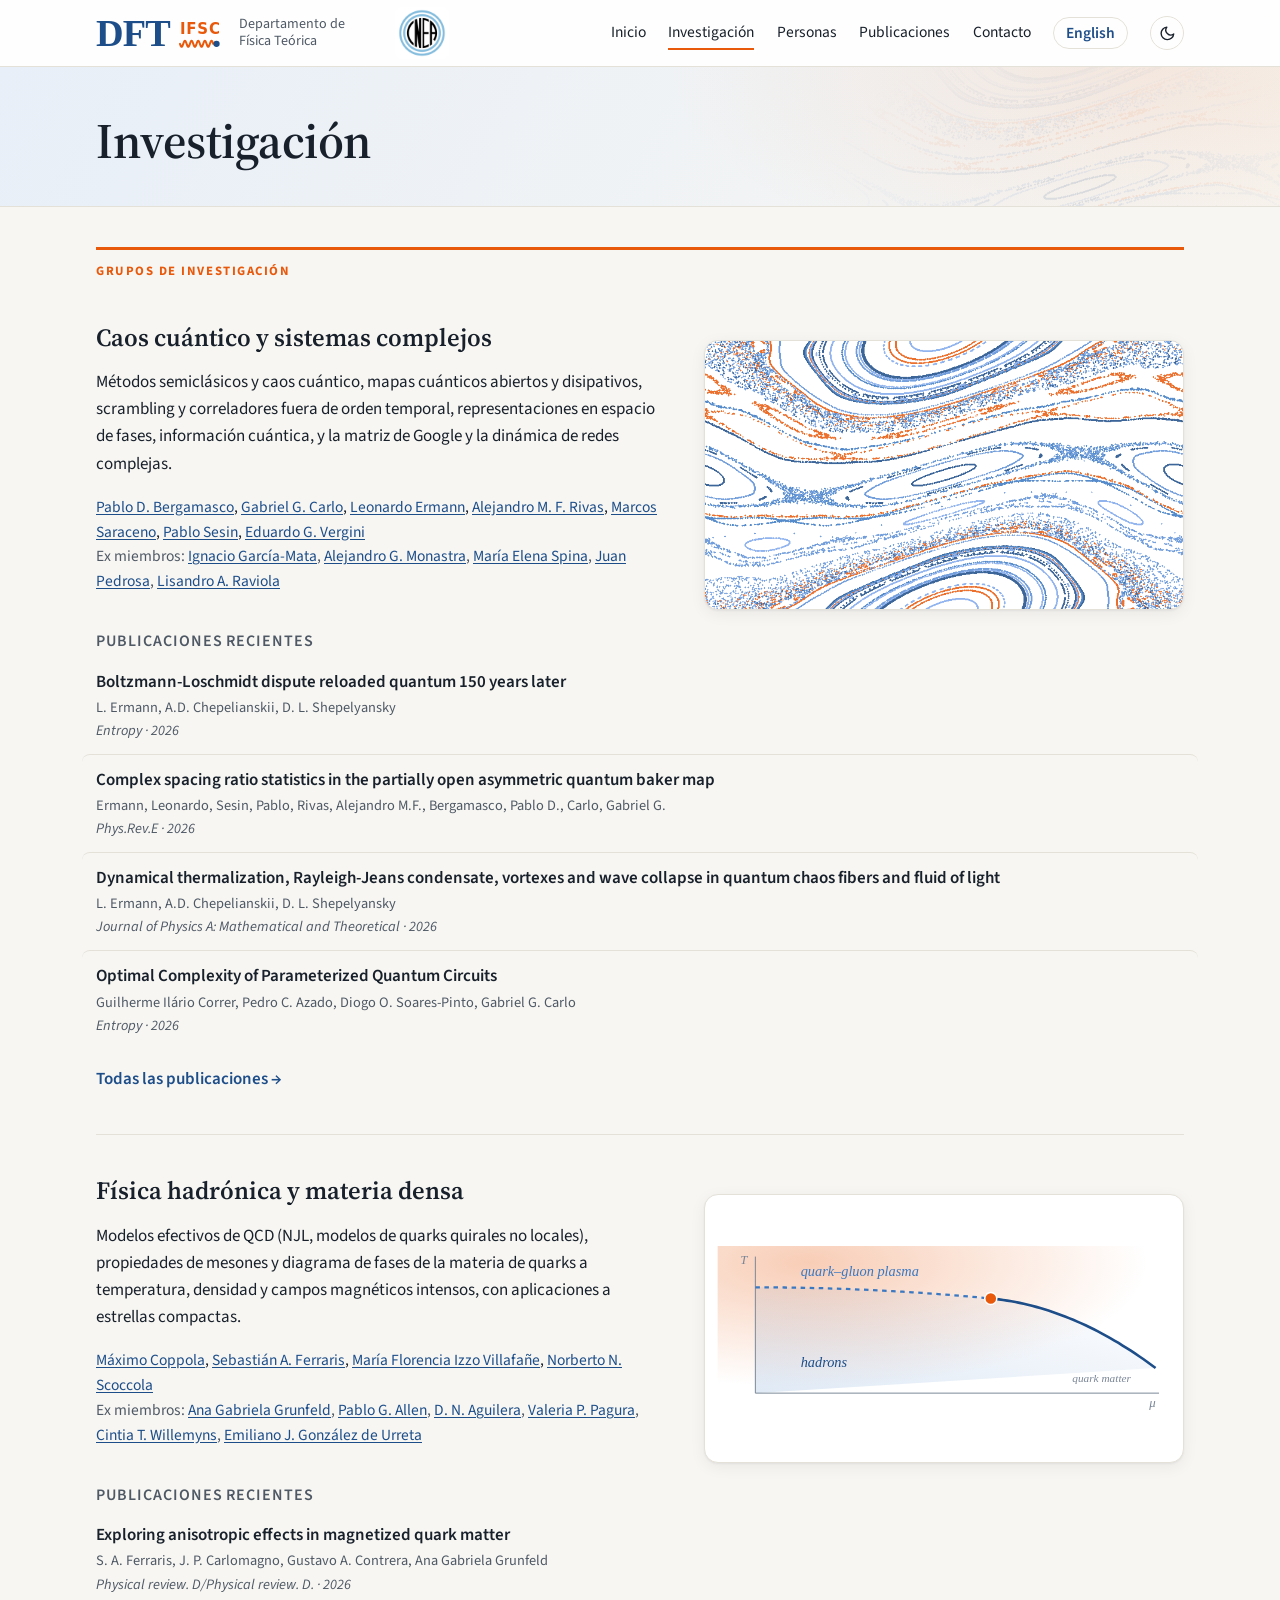
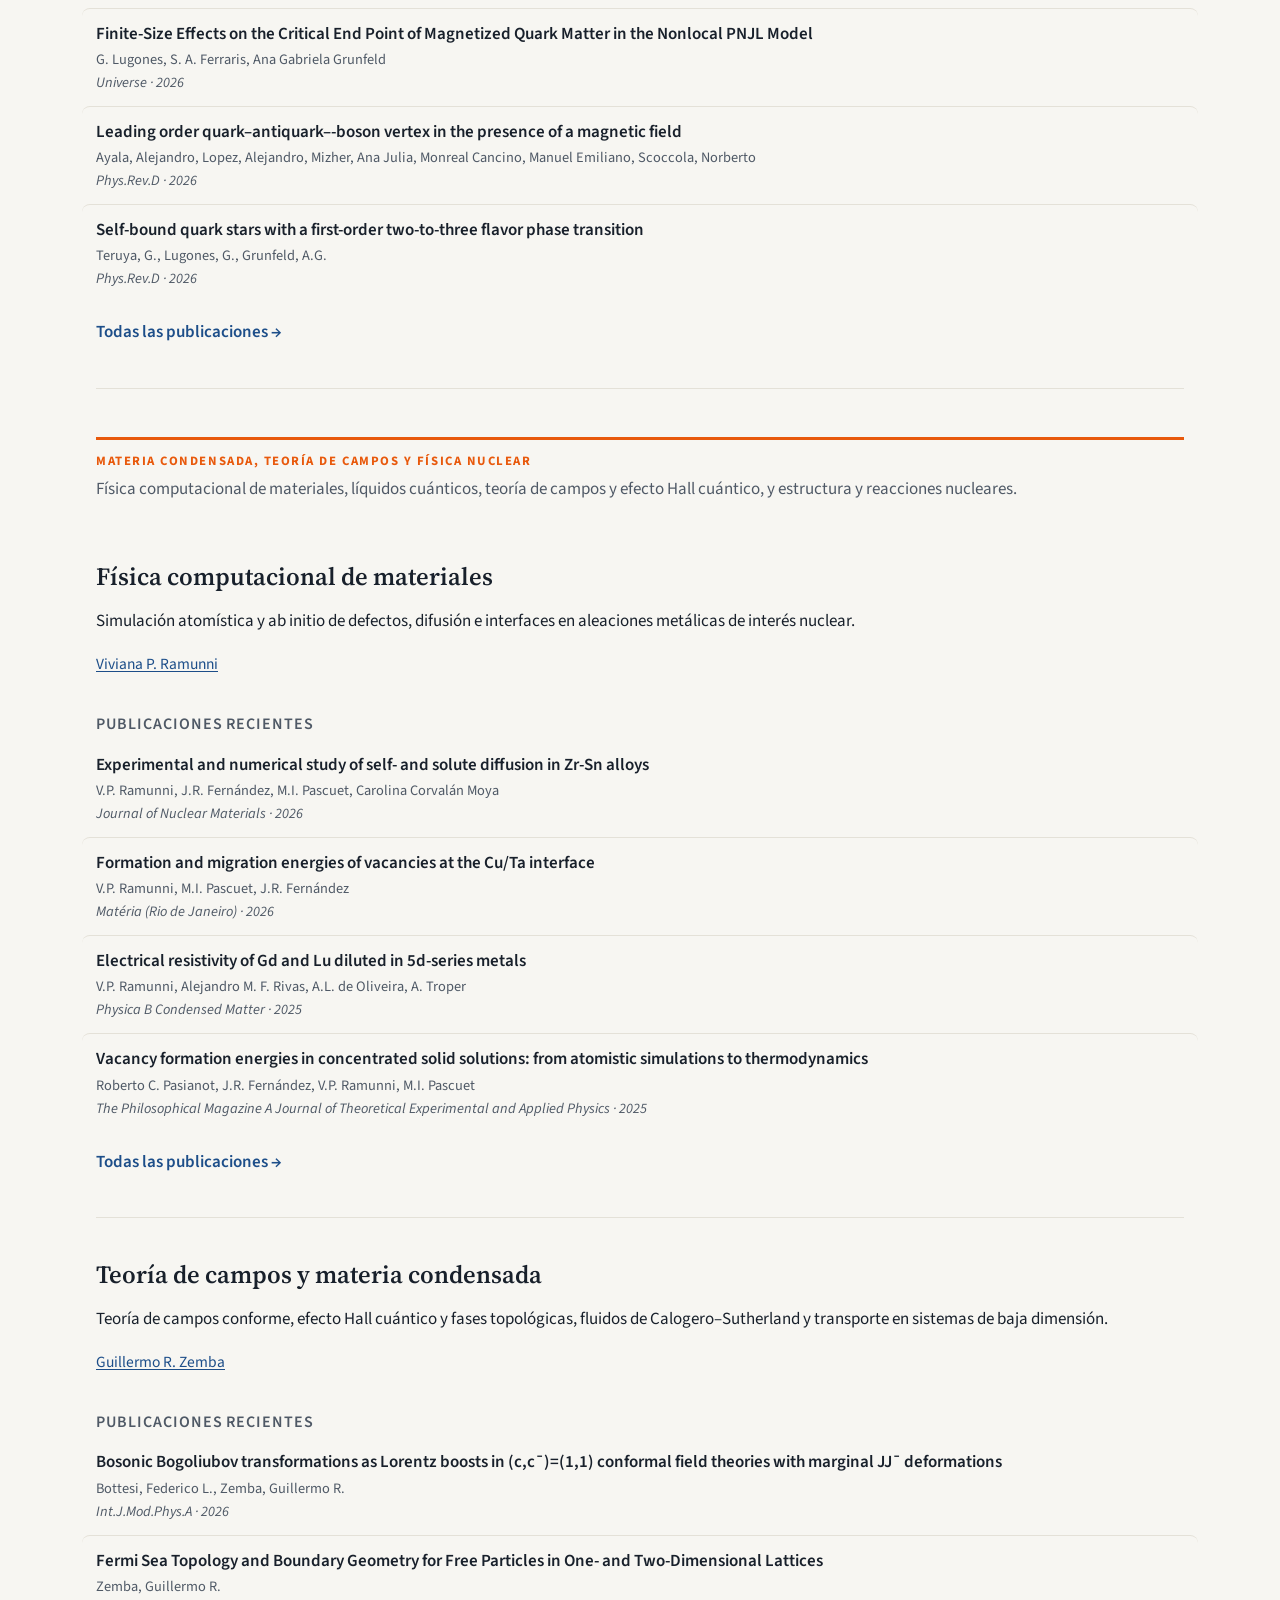
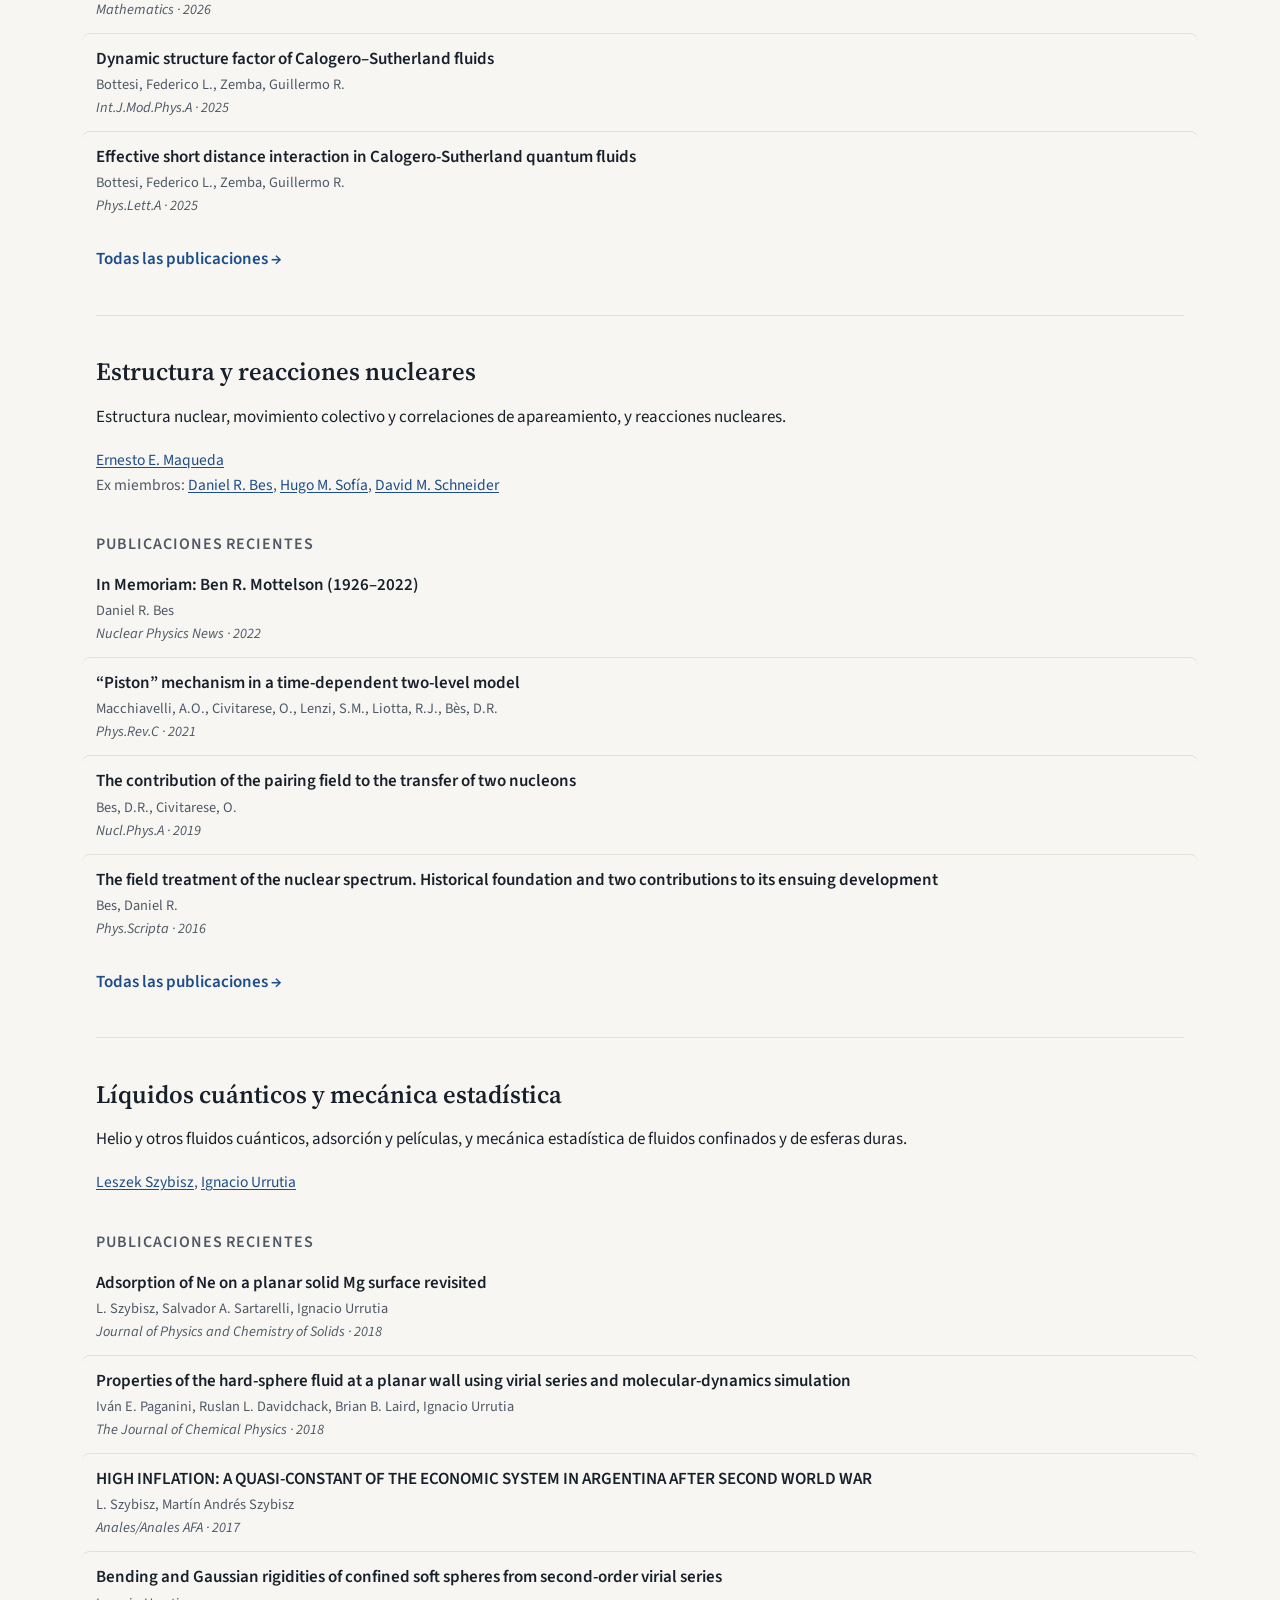
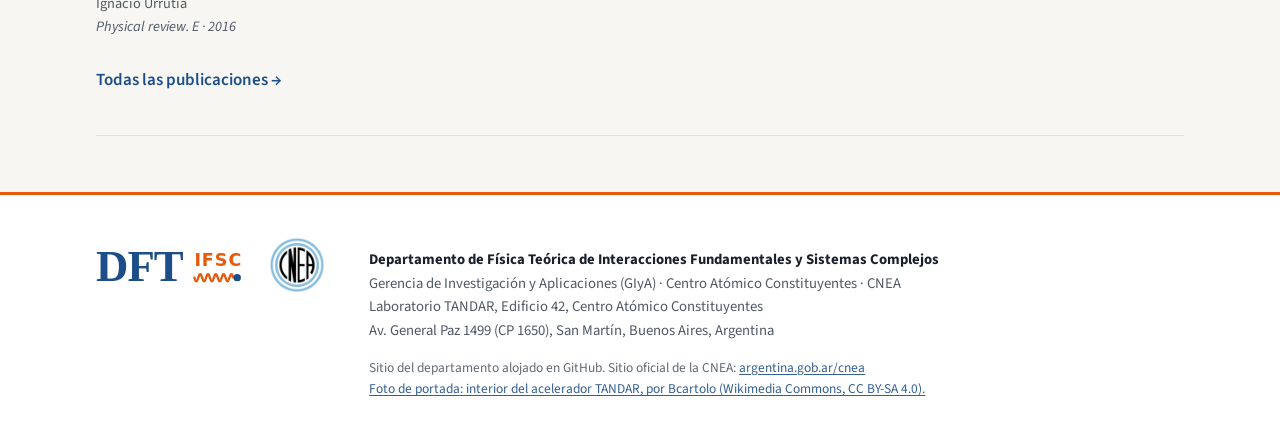
<file: es/research.html>
<!doctype html>
<html lang="es">
<head>
<meta charset="utf-8">
<meta name="viewport" content="width=device-width, initial-scale=1">
<title>Investigación · DFTIFSC</title>
<meta name="description" content="Departamento de Física Teórica de Interacciones Fundamentales y Sistemas Complejos">
<link rel="canonical" href="https://dftifsc-cnea.github.io/es/research.html">
<link rel="alternate" hreflang="en" href="https://dftifsc-cnea.github.io/research.html"><link rel="alternate" hreflang="es" href="https://dftifsc-cnea.github.io/es/research.html">
<link rel="alternate" hreflang="x-default" href="https://dftifsc-cnea.github.io/research.html">
<link rel="icon" href="../assets/favicon.svg?v=708ffaa7" type="image/svg+xml">
<link rel="preconnect" href="https://fonts.googleapis.com"><link rel="preconnect" href="https://fonts.gstatic.com" crossorigin>
<link rel="stylesheet" href="https://fonts.googleapis.com/css2?family=Source+Sans+3:wght@400;600;700&family=Source+Serif+4:opsz,wght@8..60,500;8..60,600;8..60,700&display=swap">
<meta name="color-scheme" content="light dark">
<link rel="stylesheet" href="../assets/style.css?v=708ffaa7">
<script>try{var t=localStorage.getItem('theme');if(t)document.documentElement.dataset.theme=t}catch(e){}</script>
</head>
<body class="pg-research">
<header class="top"><div class="wrap">
  <a class="brand" href="index.html"><img src="../assets/logo.svg?v=708ffaa7" alt="DFTIFSC" width="150" height="48"><span class="bn">Departamento de Física Teórica</span></a>
  <a class="inst tcnea" href="https://www.argentina.gob.ar/cnea" target="_blank" rel="noopener" title="Comisión Nacional de Energía Atómica (CNEA)"><img src="../assets/cnea.png?v=708ffaa7" alt="CNEA" width="70" height="70"></a>
  <button class="menu" aria-expanded="false" aria-controls="nav">Menú</button>
  <nav id="nav"><a href="index.html">Inicio</a><a href="research.html" aria-current=page>Investigación</a><a href="people.html">Personas</a><a href="publications.html">Publicaciones</a><a href="join.html">Contacto</a><a class="lang" href="../research.html" hreflang="en">English</a><button class="theme" type="button" title="Cambiar modo claro / oscuro" aria-label="Cambiar modo claro / oscuro"><svg class="moon" viewBox="0 0 24 24" fill="none" stroke="currentColor" stroke-width="2" stroke-linecap="round" stroke-linejoin="round"><path d="M21 12.8A9 9 0 1 1 11.2 3a7 7 0 0 0 9.8 9.8z"/></svg><svg class="sun" viewBox="0 0 24 24" fill="none" stroke="currentColor" stroke-width="2" stroke-linecap="round"><circle cx="12" cy="12" r="4"/><path d="M12 2v2M12 20v2M4.9 4.9l1.4 1.4M17.7 17.7l1.4 1.4M2 12h2M20 12h2M4.9 19.1l1.4-1.4M17.7 6.3l1.4-1.4"/></svg></button></nav>
</div></header>
<main>
<section class="phead"><div class="wrap"><h1>Investigación</h1></div></section><div class="wrap"><p class="kicker">Grupos de investigación</p><section class="group witharts" id="chaos"><div class="gtext"><h2>Caos cuántico y sistemas complejos</h2><p>Métodos semiclásicos y caos cuántico, mapas cuánticos abiertos y disipativos, scrambling y correladores fuera de orden temporal, representaciones en espacio de fases, información cuántica, y la matriz de Google y la dinámica de redes complejas.</p><p class="ms"><a href="people.html#bergamasco">Pablo D. Bergamasco</a>, <a href="people.html#carlo">Gabriel G. Carlo</a>, <a href="people.html#ermann">Leonardo Ermann</a>, <a href="people.html#rivas">Alejandro M. F. Rivas</a>, <a href="people.html#saraceno">Marcos Saraceno</a>, <a href="people.html#sesin">Pablo Sesin</a>, <a href="people.html#vergini">Eduardo G. Vergini</a><br><span class="muted">Ex miembros: <a href="people.html#garcia-mata">Ignacio García-Mata</a>, <a href="people.html#monastra">Alejandro G. Monastra</a>, <a href="people.html#spina">María Elena Spina</a>, <a href="people.html#pedrosa">Juan Pedrosa</a>, <a href="people.html#raviola">Lisandro A. Raviola</a></span></p></div><div class="gart" style="background-image:url(../assets/art-chaos.png)"></div><div class="gpubs"><h3>Publicaciones recientes</h3><ol class="pubs"><li data-m="ermann" data-g="chaos chaos-q" data-k="article"><span class="pt"><a href="https://doi.org/10.3390/e28060594" target="_blank" rel="noopener">Boltzmann-Loschmidt dispute reloaded quantum 150 years later</a></span><span class="pa">L. Ermann, A.D. Chepelianskii, D. L. Shepelyansky</span><span class="pj">Entropy · 2026</span></li><li data-m="bergamasco carlo ermann rivas sesin" data-g="chaos chaos-q" data-k="article"><span class="pt"><a href="https://doi.org/10.1103/q5fx-y7zr" target="_blank" rel="noopener">Complex spacing ratio statistics in the partially open asymmetric quantum baker map</a></span><span class="pa">Ermann, Leonardo, Sesin, Pablo, Rivas, Alejandro M.F., Bergamasco, Pablo D., Carlo, Gabriel G.</span><span class="pj">Phys.Rev.E · 2026</span></li><li data-m="ermann" data-g="chaos chaos-q" data-k="article"><span class="pt"><a href="https://doi.org/10.1088/1751-8121/ae3ebe" target="_blank" rel="noopener">Dynamical thermalization, Rayleigh-Jeans condensate, vortexes and wave collapse in quantum chaos fibers and fluid of light</a></span><span class="pa">L. Ermann, A.D. Chepelianskii, D. L. Shepelyansky</span><span class="pj">Journal of Physics A: Mathematical and Theoretical · 2026</span></li><li data-m="carlo" data-g="chaos chaos-q" data-k="article"><span class="pt"><a href="https://doi.org/10.3390/e28010073" target="_blank" rel="noopener">Optimal Complexity of Parameterized Quantum Circuits</a></span><span class="pa">Guilherme Ilário Correr, Pedro C. Azado, Diogo O. Soares-Pinto, Gabriel G. Carlo</span><span class="pj">Entropy · 2026</span></li></ol><p><a class="more" href="publications.html?g=chaos">Todas las publicaciones →</a></p></div></section><section class="group witharts" id="hadrons"><div class="gtext"><h2>Física hadrónica y materia densa</h2><p>Modelos efectivos de QCD (NJL, modelos de quarks quirales no locales), propiedades de mesones y diagrama de fases de la materia de quarks a temperatura, densidad y campos magnéticos intensos, con aplicaciones a estrellas compactas.</p><p class="ms"><a href="people.html#coppola">Máximo Coppola</a>, <a href="people.html#ferraris">Sebastián A. Ferraris</a>, <a href="people.html#izzo-villafane">María Florencia Izzo Villafañe</a>, <a href="people.html#scoccola">Norberto N. Scoccola</a><br><span class="muted">Ex miembros: <a href="people.html#grunfeld">Ana Gabriela Grunfeld</a>, <a href="people.html#allen">Pablo G. Allen</a>, <a href="people.html#aguilera">D. N. Aguilera</a>, <a href="people.html#pagura">Valeria P. Pagura</a>, <a href="people.html#willemyns">Cintia T. Willemyns</a>, <a href="people.html#gonzalez-de-urreta">Emiliano J. González de Urreta</a></span></p></div><div class="gart" style="background-image:url(../assets/art-hadrons.svg)"></div><div class="gpubs"><h3>Publicaciones recientes</h3><ol class="pubs"><li data-m="ferraris grunfeld" data-g="hadrons" data-k="article"><span class="pt"><a href="https://doi.org/10.1103/xndd-9lln" target="_blank" rel="noopener">Exploring anisotropic effects in magnetized quark matter</a></span><span class="pa">S. A. Ferraris, J. P. Carlomagno, Gustavo A. Contrera, Ana Gabriela Grunfeld</span><span class="pj">Physical review. D/Physical review. D. · 2026</span></li><li data-m="ferraris grunfeld" data-g="hadrons" data-k="article"><span class="pt"><a href="https://doi.org/10.3390/universe12050149" target="_blank" rel="noopener">Finite-Size Effects on the Critical End Point of Magnetized Quark Matter in the Nonlocal PNJL Model</a></span><span class="pa">G. Lugones, S. A. Ferraris, Ana Gabriela Grunfeld</span><span class="pj">Universe · 2026</span></li><li data-m="scoccola" data-g="hadrons" data-k="article"><span class="pt"><a href="https://doi.org/10.1103/wj7w-m4nc" target="_blank" rel="noopener">Leading order quark–antiquark–-boson vertex in the presence of a magnetic field</a></span><span class="pa">Ayala, Alejandro, Lopez, Alejandro, Mizher, Ana Julia, Monreal Cancino, Manuel Emiliano, Scoccola, Norberto</span><span class="pj">Phys.Rev.D · 2026</span></li><li data-m="grunfeld" data-g="hadrons" data-k="article"><span class="pt"><a href="https://doi.org/10.1103/7s26-zdqv" target="_blank" rel="noopener">Self-bound quark stars with a first-order two-to-three flavor phase transition</a></span><span class="pa">Teruya, G., Lugones, G., Grunfeld, A.G.</span><span class="pj">Phys.Rev.D · 2026</span></li></ol><p><a class="more" href="publications.html?g=hadrons">Todas las publicaciones →</a></p></div></section><p class="kicker" id="independent">Materia condensada, teoría de campos y física nuclear</p><p class="muted">Física computacional de materiales, líquidos cuánticos, teoría de campos y efecto Hall cuántico, y estructura y reacciones nucleares.</p><section class="group" id="materials"><div class="gtext"><h2>Física computacional de materiales</h2><p>Simulación atomística y ab initio de defectos, difusión e interfaces en aleaciones metálicas de interés nuclear.</p><p class="ms"><a href="people.html#ramunni">Viviana P. Ramunni</a></p></div><div class="gpubs"><h3>Publicaciones recientes</h3><ol class="pubs"><li data-m="ramunni" data-g="materials" data-k="article"><span class="pt"><a href="https://doi.org/10.1016/j.jnucmat.2026.156732" target="_blank" rel="noopener">Experimental and numerical study of self- and solute diffusion in Zr-Sn alloys</a></span><span class="pa">V.P. Ramunni, J.R. Fernández, M.I. Pascuet, Carolina Corvalán Moya</span><span class="pj">Journal of Nuclear Materials · 2026</span></li><li data-m="ramunni" data-g="materials" data-k="article"><span class="pt"><a href="https://doi.org/10.1590/1517-7076-rmat-2026-0015" target="_blank" rel="noopener">Formation and migration energies of vacancies at the Cu/Ta interface</a></span><span class="pa">V.P. Ramunni, M.I. Pascuet, J.R. Fernández</span><span class="pj">Matéria (Rio de Janeiro) · 2026</span></li><li data-m="ramunni rivas" data-g="chaos chaos-q materials" data-k="article"><span class="pt"><a href="https://doi.org/10.1016/j.physb.2025.417103" target="_blank" rel="noopener">Electrical resistivity of Gd and Lu diluted in 5d-series metals</a></span><span class="pa">V.P. Ramunni, Alejandro M. F. Rivas, A.L. de Oliveira, A. Troper</span><span class="pj">Physica B Condensed Matter · 2025</span></li><li data-m="ramunni" data-g="materials" data-k="article"><span class="pt"><a href="https://doi.org/10.1080/14786435.2025.2495029" target="_blank" rel="noopener">Vacancy formation energies in concentrated solid solutions: from atomistic simulations to thermodynamics</a></span><span class="pa">Roberto C. Pasianot, J.R. Fernández, V.P. Ramunni, M.I. Pascuet</span><span class="pj">The Philosophical Magazine A Journal of Theoretical Experimental and Applied Physics · 2025</span></li></ol><p><a class="more" href="publications.html?g=materials">Todas las publicaciones →</a></p></div></section><section class="group" id="qft"><div class="gtext"><h2>Teoría de campos y materia condensada</h2><p>Teoría de campos conforme, efecto Hall cuántico y fases topológicas, fluidos de Calogero–Sutherland y transporte en sistemas de baja dimensión.</p><p class="ms"><a href="people.html#zemba">Guillermo R. Zemba</a></p></div><div class="gpubs"><h3>Publicaciones recientes</h3><ol class="pubs"><li data-m="zemba" data-g="qft" data-k="article"><span class="pt"><a href="https://doi.org/10.1142/s0217751x26500314" target="_blank" rel="noopener">Bosonic Bogoliubov transformations as Lorentz boosts in (c,c¯)=(1,1) conformal field theories with marginal JJ¯ deformations</a></span><span class="pa">Bottesi, Federico L., Zemba, Guillermo R.</span><span class="pj">Int.J.Mod.Phys.A · 2026</span></li><li data-m="zemba" data-g="qft" data-k="article"><span class="pt"><a href="https://doi.org/10.3390/math14020303" target="_blank" rel="noopener">Fermi Sea Topology and Boundary Geometry for Free Particles in One- and Two-Dimensional Lattices</a></span><span class="pa">Zemba, Guillermo R.</span><span class="pj">Mathematics · 2026</span></li><li data-m="zemba" data-g="qft" data-k="article"><span class="pt"><a href="https://doi.org/10.1142/s0217751x25501349" target="_blank" rel="noopener">Dynamic structure factor of Calogero–Sutherland fluids</a></span><span class="pa">Bottesi, Federico L., Zemba, Guillermo R.</span><span class="pj">Int.J.Mod.Phys.A · 2025</span></li><li data-m="zemba" data-g="qft" data-k="article"><span class="pt"><a href="https://doi.org/10.1016/j.physleta.2024.130128" target="_blank" rel="noopener">Effective short distance interaction in Calogero-Sutherland quantum fluids</a></span><span class="pa">Bottesi, Federico L., Zemba, Guillermo R.</span><span class="pj">Phys.Lett.A · 2025</span></li></ol><p><a class="more" href="publications.html?g=qft">Todas las publicaciones →</a></p></div></section><section class="group" id="nuclear"><div class="gtext"><h2>Estructura y reacciones nucleares</h2><p>Estructura nuclear, movimiento colectivo y correlaciones de apareamiento, y reacciones nucleares.</p><p class="ms"><a href="people.html#maqueda">Ernesto E. Maqueda</a><br><span class="muted">Ex miembros: <a href="people.html#bes">Daniel R. Bes</a>, <a href="people.html#sofia">Hugo M. Sofía</a>, <a href="people.html#schneider">David M. Schneider</a></span></p></div><div class="gpubs"><h3>Publicaciones recientes</h3><ol class="pubs"><li data-m="bes" data-g="nuclear" data-k="article"><span class="pt"><a href="https://doi.org/10.1080/10619127.2022.2100661" target="_blank" rel="noopener">In Memoriam: Ben R. Mottelson (1926–2022)</a></span><span class="pa">Daniel R. Bes</span><span class="pj">Nuclear Physics News · 2022</span></li><li data-m="bes" data-g="nuclear" data-k="article"><span class="pt"><a href="https://doi.org/10.1103/physrevc.104.l061304" target="_blank" rel="noopener">“Piston” mechanism in a time-dependent two-level model</a></span><span class="pa">Macchiavelli, A.O., Civitarese, O., Lenzi, S.M., Liotta, R.J., Bès, D.R.</span><span class="pj">Phys.Rev.C · 2021</span></li><li data-m="bes" data-g="nuclear" data-k="article"><span class="pt"><a href="https://doi.org/10.1016/j.nuclphysa.2018.12.026" target="_blank" rel="noopener">The contribution of the pairing field to the transfer of two nucleons</a></span><span class="pa">Bes, D.R., Civitarese, O.</span><span class="pj">Nucl.Phys.A · 2019</span></li><li data-m="bes" data-g="nuclear" data-k="article"><span class="pt"><a href="https://doi.org/10.1088/0031-8949/91/6/063010" target="_blank" rel="noopener">The field treatment of the nuclear spectrum. Historical foundation and two contributions to its ensuing development</a></span><span class="pa">Bes, Daniel R.</span><span class="pj">Phys.Scripta · 2016</span></li></ol><p><a class="more" href="publications.html?g=nuclear">Todas las publicaciones →</a></p></div></section><section class="group" id="liquids"><div class="gtext"><h2>Líquidos cuánticos y mecánica estadística</h2><p>Helio y otros fluidos cuánticos, adsorción y películas, y mecánica estadística de fluidos confinados y de esferas duras.</p><p class="ms"><span class="muted"><a href="people.html#szybisz">Leszek Szybisz</a>, <a href="people.html#urrutia">Ignacio Urrutia</a></span></p></div><div class="gpubs"><h3>Publicaciones recientes</h3><ol class="pubs"><li data-m="szybisz urrutia" data-g="liquids" data-k="article"><span class="pt"><a href="https://doi.org/10.1016/j.jpcs.2018.05.016" target="_blank" rel="noopener">Adsorption of Ne on a planar solid Mg surface revisited</a></span><span class="pa">L. Szybisz, Salvador A. Sartarelli, Ignacio Urrutia</span><span class="pj">Journal of Physics and Chemistry of Solids · 2018</span></li><li data-m="urrutia" data-g="liquids" data-k="article"><span class="pt"><a href="https://doi.org/10.1063/1.5025332" target="_blank" rel="noopener">Properties of the hard-sphere fluid at a planar wall using virial series and molecular-dynamics simulation</a></span><span class="pa">Iván E. Paganini, Ruslan L. Davidchack, Brian B. Laird, Ignacio Urrutia</span><span class="pj">The Journal of Chemical Physics · 2018</span></li><li data-m="szybisz" data-g="liquids" data-k="article"><span class="pt"><a href="https://doi.org/10.31527/analesafa.2018.28.1.25" target="_blank" rel="noopener">HIGH INFLATION: A QUASI-CONSTANT OF THE ECONOMIC SYSTEM IN ARGENTINA AFTER SECOND WORLD WAR</a></span><span class="pa">L. Szybisz, Martín Andrés Szybisz</span><span class="pj">Anales/Anales AFA · 2017</span></li><li data-m="urrutia" data-g="liquids" data-k="article"><span class="pt"><a href="https://doi.org/10.1103/physreve.94.022149" target="_blank" rel="noopener">Bending and Gaussian rigidities of confined soft spheres from second-order virial series</a></span><span class="pa">Ignacio Urrutia</span><span class="pj">Physical review. E · 2016</span></li></ol><p><a class="more" href="publications.html?g=liquids">Todas las publicaciones →</a></p></div></section></div>
</main>
<footer><div class="wrap fgrid">
  <div class="flogos"><img src="../assets/logo.svg?v=708ffaa7" alt="DFTIFSC" width="150" height="48"><a class="inst" href="https://www.argentina.gob.ar/cnea" target="_blank" rel="noopener"><img src="../assets/cnea.png?v=708ffaa7" alt="CNEA" width="70" height="70"></a></div>
  <div><p><strong>Departamento de Física Teórica de Interacciones Fundamentales y Sistemas Complejos</strong><br>Gerencia de Investigación y Aplicaciones (GIyA) · Centro Atómico Constituyentes · CNEA<br>Laboratorio TANDAR, Edificio 42, Centro Atómico Constituyentes<br>Av. General Paz 1499 (CP 1650), San Martín, Buenos Aires, Argentina</p>
  <p class="small">Sitio del departamento alojado en GitHub. Sitio oficial de la CNEA: <a href="https://www.argentina.gob.ar/cnea" target="_blank" rel="noopener">argentina.gob.ar/cnea</a><br>
  <a href="https://commons.wikimedia.org/wiki/File:Tandar.jpg" target="_blank" rel="noopener">Foto de portada: interior del acelerador TANDAR, por Bcartolo (Wikimedia Commons, CC BY-SA 4.0).</a></p></div>
</div></footer>
<script src="../assets/site.js?v=708ffaa7" defer></script>
<script>window.goatcounter = {path: function(p) { return location.host + p }}</script>
<script data-goatcounter="https://leoermann.goatcounter.com/count" async src="https://gc.zgo.at/count.js"></script>
</body>
</html>
</file>
<file: assets/style.css>
/* DFTIFSC — azul noche + dorado; serif para títulos, sans para texto. Foto del TANDAR en la portada. */
:root{
  --bg:#f7f6f2; --surface:#ffffff; --text:#18202b; --muted:#4f5966; --line:#e4e1d8;
  --accent:#1d4e89; --accent-2:#3a78c2; --accent-soft:#e8eff8; --gold:#e8590c; --gold-soft:#fde8dc;
  --night:#0b1626; --night-2:#14263d; --on-night:#eef1f5;
  --shadow:0 1px 2px rgba(16,24,40,.05),0 4px 16px rgba(16,24,40,.06);
  --shadow-up:0 2px 4px rgba(16,24,40,.06),0 14px 34px rgba(16,24,40,.12);
  --serif:'Source Serif 4',Georgia,serif; --sans:'Source Sans 3',system-ui,-apple-system,'Segoe UI',sans-serif;
}
@media (prefers-color-scheme: dark){:root:not([data-theme="light"]){
  --bg:#0e1319; --surface:#161c24; --text:#eceef1; --muted:#adb5bf; --line:#27303b;
  --accent:#8db4e6; --accent-2:#a9c7ef; --accent-soft:#1b2736; --gold:#ff7a2e; --gold-soft:#3a2312;
  --shadow:0 1px 2px rgba(0,0,0,.3); --shadow-up:0 10px 30px rgba(0,0,0,.45); color-scheme:dark}}
:root[data-theme="dark"]{
  --bg:#0e1319; --surface:#161c24; --text:#eceef1; --muted:#adb5bf; --line:#27303b;
  --accent:#8db4e6; --accent-2:#a9c7ef; --accent-soft:#1b2736; --gold:#ff7a2e; --gold-soft:#3a2312;
  --shadow:0 1px 2px rgba(0,0,0,.3); --shadow-up:0 10px 30px rgba(0,0,0,.45); color-scheme:dark}
*{box-sizing:border-box}
html{-webkit-text-size-adjust:100%;scroll-behavior:smooth}
body{margin:0;background:var(--bg);color:var(--text);font:17px/1.6 var(--sans)}
a{color:var(--accent);text-underline-offset:2px}
.wrap{max-width:1120px;margin:0 auto;padding:0 max(16px,env(safe-area-inset-left,0px))}
h1,h2,h3{font-family:var(--serif);font-weight:600;line-height:1.18;text-wrap:balance}
h1{font-size:clamp(2rem,4.6vw,3.1rem);margin:0 0 1rem;letter-spacing:-.01em}
h2{font-size:1.55rem;margin:2.5rem 0 1rem}
h3{font-size:1.12rem;margin:0 0 .3rem}
.muted{color:var(--muted)}
.lead{font-size:1.15rem;max-width:66ch}
.sec{padding-top:1rem;padding-bottom:2rem}
h2.h{display:flex;align-items:center;gap:.8rem}
h2.h::before{content:"";width:28px;height:3px;background:var(--gold);border-radius:2px}

/* cabecera */
.top{background:color-mix(in srgb,var(--surface) 88%,transparent);backdrop-filter:saturate(1.4) blur(10px);
  -webkit-backdrop-filter:saturate(1.4) blur(10px);border-bottom:1px solid var(--line);position:sticky;top:0;z-index:10}
.top .wrap{display:flex;align-items:center;gap:1rem;min-height:66px;flex-wrap:wrap}
.brand{display:flex;align-items:center;gap:.9rem;text-decoration:none;color:var(--text)}
.brand img{height:40px;width:auto;display:block}
.bn{font-size:.88rem;color:var(--muted);line-height:1.2;max-width:20ch}
nav{display:flex;gap:1.4rem;flex-wrap:wrap;align-items:center}
nav a{color:var(--text);text-decoration:none;font-size:.97rem;padding:.25rem 0;border-bottom:2px solid transparent;transition:border-color .15s,color .15s}
nav a:hover{color:var(--accent)}
nav a[aria-current=page]{border-color:var(--gold)}
nav a.lang{color:var(--accent);font-weight:600;border:1px solid var(--line);border-radius:20px;padding:.15rem .75rem}
.menu{display:none;font:inherit;background:none;border:1px solid var(--line);border-radius:6px;padding:.3rem .7rem;color:var(--text)}
@media (prefers-color-scheme: dark){:root:not([data-theme="light"]) .brand img,:root:not([data-theme="light"]) footer img{filter:brightness(1.6) saturate(.8)}}
:root[data-theme="dark"] .brand img,:root[data-theme="dark"] footer img{filter:brightness(1.6) saturate(.8)}
@media (max-width:860px){
  .bn{display:none}
  .menu{display:block}
  nav{display:none;width:100%;flex-direction:column;align-items:flex-start;gap:.3rem;padding-bottom:.9rem}
  nav.open{display:flex}
}

/* portada: clara, con carrusel de figuras */
.hero{position:relative;padding:3.5rem 0 3rem;overflow:hidden;
  background:radial-gradient(900px 500px at 85% 20%,color-mix(in srgb,var(--gold) 8%,transparent),transparent 70%),
             radial-gradient(800px 600px at 10% 100%,color-mix(in srgb,var(--accent-2) 9%,transparent),transparent 70%),var(--bg)}
.hgrid{display:grid;grid-template-columns:1.05fr 1fr;gap:2.5rem;align-items:center}
@media (max-width:900px){.hgrid{grid-template-columns:1fr}}
.hero h1{color:var(--text);max-width:20ch}
.hero .lead{color:var(--muted)}
.eyebrow{display:inline-block;text-transform:uppercase;letter-spacing:.14em;font-size:.74rem;color:var(--gold);margin:0 0 1rem;font-weight:700;
  border:1px solid color-mix(in srgb,var(--gold) 45%,transparent);border-radius:20px;padding:.2rem .8rem;background:var(--surface)}
.car{background:var(--surface);border:1px solid var(--line);border-radius:18px;box-shadow:var(--shadow-up);overflow:hidden}
.car-stage{display:flex;align-items:center;justify-content:center;height:340px;background:#fff;padding:14px;cursor:pointer}
.car-stage img{max-width:100%;max-height:100%;object-fit:contain;transition:opacity .45s}
.car-stage img.fade{opacity:0}
.car-cap{padding:.8rem 1.1rem .2rem;min-height:4.6rem;border-top:1px solid var(--line)}
.car-t{display:block;font-weight:600;line-height:1.3;font-size:.96rem;display:-webkit-box;-webkit-line-clamp:2;-webkit-box-orient:vertical;overflow:hidden}
.car-c{display:block;font-size:.84rem;color:var(--muted);font-style:italic}
.car-nav{display:flex;align-items:center;justify-content:space-between;padding:.3rem .6rem .7rem}
.car-b{font:inherit;font-size:1.4rem;line-height:1;width:36px;height:36px;border-radius:50%;border:1px solid var(--line);background:var(--surface);color:var(--text);cursor:pointer}
.car-b:hover{border-color:var(--gold);color:var(--gold)}
.car-dots{display:flex;gap:4px;flex-wrap:wrap;justify-content:center;max-width:70%}
.car-dots i{width:6px;height:6px;border-radius:50%;background:var(--line)}
.car-dots i.on{background:var(--gold)}
@media (max-width:600px){.car-stage{height:240px}.hero{padding:2.2rem 0}}

/* miembros en portada */
.minis{display:grid;grid-template-columns:repeat(auto-fill,minmax(140px,1fr));gap:1.2rem .8rem;margin-top:1rem}
.mini{display:flex;flex-direction:column;align-items:center;text-align:center;text-decoration:none;color:var(--text);padding:.6rem .3rem;border-radius:12px;transition:background .15s}
.mini:hover{background:var(--accent-soft)}
.mini .av{width:84px;height:84px;margin-bottom:.5rem;transition:transform .2s}
.mini:hover .av{transform:scale(1.05)}
.mn{font-weight:600;font-size:.95rem;line-height:1.25}
.mr{font-size:.8rem;color:var(--muted);line-height:1.3;margin-top:.15rem}
.deptphoto{width:100%;border-radius:16px;box-shadow:var(--shadow-up);margin:.5rem 0 1rem}
.tandar{width:100%;height:150px;object-fit:cover;border-radius:12px;margin-bottom:.8rem}
.yrs{color:var(--muted);font-size:.85rem!important}

/* cabecera de páginas internas */
.phead{background:radial-gradient(700px 300px at 90% 0%,color-mix(in srgb,var(--gold) 9%,transparent),transparent 70%),linear-gradient(120deg,var(--accent-soft),var(--bg));color:var(--text);padding:2.8rem 0 2.2rem;position:relative;overflow:hidden;border-bottom:1px solid var(--line)}
.phead::after{content:"";position:absolute;right:-60px;top:-40px;width:520px;height:320px;background:url(art-chaos.png) center/cover;opacity:.16;
  -webkit-mask-image:radial-gradient(closest-side,#000,transparent);mask-image:radial-gradient(closest-side,#000,transparent)}
.phead .wrap{position:relative;z-index:1}
.phead h1{margin:0;color:var(--text)}
.phead .lead{color:var(--muted);margin:.8rem 0 0}
main>.wrap,.phead+.wrap{padding-top:1.5rem;padding-bottom:3.5rem}

/* tarjetas de grupos */
.grid{display:grid;grid-template-columns:repeat(auto-fill,minmax(290px,1fr));gap:1.2rem}
.grid.three{grid-template-columns:repeat(auto-fit,minmax(min(100%,300px),1fr))}
.grid.two{grid-template-columns:repeat(auto-fit,minmax(min(100%,420px),1fr))}
.gcard{display:flex;flex-direction:column;background:var(--surface);border:1px solid var(--line);border-radius:14px;overflow:hidden;
  color:var(--text);text-decoration:none;box-shadow:var(--shadow);transition:transform .2s,box-shadow .2s,border-color .2s}
a.gcard:hover{transform:translateY(-3px);box-shadow:var(--shadow-up);border-color:color-mix(in srgb,var(--accent) 40%,var(--line))}
.gcard .art{display:block;height:190px;background:var(--surface) center/cover no-repeat;border-bottom:1px solid var(--line)}
.gcard .art[style*="svg"],.gart[style*="svg"]{background-size:contain;background-origin:content-box;padding:12px}
.gbody{display:flex;flex-direction:column;flex:1;padding:1.2rem 1.3rem 1.1rem}
.gcard h3{font-size:1.25rem}
.gcard:not(.big) h3{font-size:1.08rem}
.gcard p{margin:.35rem 0 1rem;color:var(--muted);font-size:.97rem}
.gfoot{margin-top:auto;display:flex;align-items:center;justify-content:space-between;gap:1rem}
.go{font-weight:600;color:var(--accent);font-size:.95rem;white-space:nowrap}
.avs{display:flex}
.av.sm{width:34px;height:34px;font-size:.72rem;border:2px solid var(--surface);margin-left:-6px}
.avs .av.sm:first-child{margin-left:0}
.sub{margin-top:2.4rem;font-size:1.2rem}
.pastlink{margin-top:1.2rem}
.pastlink a{font-weight:600;text-decoration:none}

.band{background:var(--surface);border-top:1px solid var(--line);border-bottom:1px solid var(--line);margin-top:2rem}
.cta{display:flex;align-items:center;justify-content:space-between;gap:1.5rem;flex-wrap:wrap;margin:2.5rem 0 1rem;
  padding:2rem 2.2rem;border-radius:16px;color:#fff;background:linear-gradient(120deg,#143a68,#1d4e89 65%,#24599a);position:relative;overflow:hidden}
.cta::after{content:"";position:absolute;inset:0;background:url(art-chaos.png) right center/60% auto no-repeat;opacity:.10}
.cta>*{position:relative;z-index:1}
.cta h2{margin:0 0 .4rem;color:#fff}
.cta p{margin:0;opacity:.9;max-width:60ch}
.btn{display:inline-block;background:#ff7a2e;color:#0b1626;text-decoration:none;padding:.65rem 1.3rem;border-radius:8px;font-weight:700;
  transition:transform .15s,box-shadow .15s}
.btn:hover{transform:translateY(-1px);box-shadow:0 6px 18px rgba(0,0,0,.25)}
.more{font-weight:600;text-decoration:none}

/* publicaciones */
.pubs{list-style:none;padding:0;margin:0}
.pubs li{padding:.75rem .9rem;margin:0 -.9rem;border-radius:8px;display:flex;flex-direction:column;transition:background .15s;border-top:1px solid var(--line)}
.pubs li:first-child{border-top-color:transparent}
.pubs li:hover{background:var(--accent-soft)}
.pt a{color:var(--text);text-decoration:none;font-weight:600}
.pt a:hover{color:var(--accent)}
.pa,.pj{font-size:.9rem;color:var(--muted)}
.pj{font-style:italic}
.tag{display:inline-block;font-size:.72rem;padding:0 .5rem;border-radius:20px;background:var(--gold-soft);color:var(--text);vertical-align:middle}
.filters{display:flex;flex-wrap:wrap;gap:.6rem;align-items:center;margin:0 0 1rem;position:sticky;top:67px;background:var(--bg);padding:.8rem 0;z-index:2;border-bottom:1px solid var(--line)}
.filters input[type=search],.filters select{font:inherit;font-size:.95rem;padding:.45rem .7rem;border:1px solid var(--line);border-radius:8px;background:var(--surface);color:var(--text);min-width:0}
.filters input[type=search]{flex:1 1 16rem}
.filters select{flex:0 1 15rem}
.filters label{font-size:.95rem;display:flex;gap:.3rem;align-items:center}
.yr h2{font-size:1.25rem;margin:2rem 0 .3rem;color:var(--accent);display:flex;align-items:center;gap:.7rem}
.yr h2::after{content:"";flex:1;height:1px;background:var(--line)}
.hide{display:none!important}

/* personas */
.people{display:grid;grid-template-columns:repeat(auto-fill,minmax(310px,1fr));gap:1.1rem}
.person{display:flex;gap:1rem;background:var(--surface);border:1px solid var(--line);border-radius:14px;padding:1.1rem;scroll-margin-top:90px;
  box-shadow:var(--shadow);transition:box-shadow .2s,border-color .2s}
.person:hover{box-shadow:var(--shadow-up)}
.person:target{border-color:var(--gold);box-shadow:0 0 0 3px var(--gold-soft)}
.person>div{min-width:0}
.av{width:76px;height:76px;border-radius:50%;flex:none;object-fit:cover}
.ini{display:flex;align-items:center;justify-content:center;color:#fff;font-family:var(--serif);font-size:1.5rem;font-weight:600;
  background:linear-gradient(135deg,#1d4e89,#3a78c2);box-shadow:inset 0 0 0 3px rgba(255,255,255,.15)}
.person h3{margin:0}
.person p{margin:.15rem 0;font-size:.93rem}
.role{color:var(--text)}
.grp,.note{color:var(--muted)}
.badge{display:inline-block;font-size:.74rem;font-weight:600;background:var(--gold-soft);color:var(--text);border:1px solid var(--gold);border-radius:20px;padding:0 .55rem;margin:.25rem 0}
.lk{display:flex;flex-wrap:wrap;gap:.1rem .85rem;margin-top:.4rem!important}
.lk a{font-size:.86rem;white-space:nowrap;text-decoration:none;font-weight:600}
.lk a:hover{text-decoration:underline}

/* investigación */
.kicker{text-transform:uppercase;letter-spacing:.12em;font-size:.8rem;font-weight:700;color:var(--gold);margin:3rem 0 0;padding-top:.7rem;border-top:3px solid var(--gold);scroll-margin-top:80px}
.kicker:first-child{margin-top:1rem}
.kicker+.muted{margin-top:.3rem}
.group{display:grid;grid-template-columns:1fr;gap:0 2rem;padding:1.2rem 0 1.5rem;border-bottom:1px solid var(--line);scroll-margin-top:80px}
.group.witharts{grid-template-columns:1.2fr 1fr}
.group.witharts .gpubs{grid-column:1/-1}
.gart{border-radius:14px;min-height:220px;background:var(--surface) center/cover no-repeat;border:1px solid var(--line);margin-top:2.5rem;box-shadow:var(--shadow)}
@media (max-width:760px){.group.witharts{grid-template-columns:1fr}.gart{margin-top:.5rem;min-height:170px}}
.group h2{margin-top:1.4rem}
.group h3{font-size:1rem;color:var(--muted);margin-top:1.4rem;text-transform:uppercase;letter-spacing:.06em;font-family:var(--sans)}
.ms{font-size:.97rem}
.plain{padding-left:1.1rem}
.plain li{margin:.3rem 0}
.mail{font:inherit;font-weight:600;color:var(--accent);background:var(--surface);border:1px solid var(--line);border-radius:8px;padding:.2rem .7rem;cursor:pointer}
.mail:hover{border-color:var(--accent)}

footer{background:var(--surface);color:var(--muted);padding:2.4rem 0 2rem;font-size:.92rem;border-top:3px solid var(--gold)}
footer strong{color:var(--text)}
footer a{color:var(--accent)}
.fgrid{display:grid;grid-template-columns:auto 1fr;gap:2.5rem;align-items:start}
@media (max-width:600px){.fgrid{grid-template-columns:1fr;gap:1rem}}
.small{font-size:.84rem;opacity:.9}
.av{object-position:center 22%}
.where{display:grid;grid-template-columns:1fr 1.6fr;gap:1.5rem;align-items:stretch;margin-top:1rem}
.where h3{margin-top:0}
.map{width:100%;min-height:340px;border:1px solid var(--line);border-radius:14px;box-shadow:var(--shadow);background:var(--surface)}
@media (max-width:760px){.where{grid-template-columns:1fr}.map{min-height:280px}}
.collabs{list-style:none;padding:0;margin:1rem 0 0;display:grid;grid-template-columns:repeat(auto-fill,minmax(250px,1fr));gap:.6rem}
.collabs li{background:var(--surface);border:1px solid var(--line);border-radius:10px;padding:.6rem .9rem;display:flex;flex-direction:column}
.cn{font-weight:600}
.cw{font-size:.85rem;color:var(--muted)}
.cw a{text-decoration:none}

/* modo claro/oscuro: botón y ajustes de legibilidad */
.theme{font:inherit;line-height:1;background:none;border:1px solid var(--line);border-radius:20px;color:var(--text);
  width:2.1rem;height:2.1rem;display:inline-flex;align-items:center;justify-content:center;cursor:pointer;padding:0}
.theme:hover{border-color:var(--accent);color:var(--accent)}
.theme svg{width:1.05rem;height:1.05rem}
.theme .sun{display:none}
@media (max-width:700px){.phead::after{display:none}}
@media (prefers-color-scheme: dark){
:root:not([data-theme="light"]) .theme .sun{display:block}
:root:not([data-theme="light"]) .theme .moon{display:none}
:root:not([data-theme="light"]) body{-webkit-font-smoothing:antialiased;-moz-osx-font-smoothing:grayscale}
:root:not([data-theme="light"]) .phead::after{opacity:.10}
:root:not([data-theme="light"]) .car-stage{background:#eef0f3}
:root:not([data-theme="light"]) .car-stage img{filter:brightness(.94)}
:root:not([data-theme="light"]) .gcard .art[style*="svg"],:root:not([data-theme="light"]) .gart[style*="svg"]{filter:brightness(1.6) saturate(.85)}
}
:root[data-theme="dark"] .theme .sun{display:block}
:root[data-theme="dark"] .theme .moon{display:none}
:root[data-theme="dark"] body{-webkit-font-smoothing:antialiased;-moz-osx-font-smoothing:grayscale}
:root[data-theme="dark"] .phead::after{opacity:.10}
:root[data-theme="dark"] .car-stage{background:#eef0f3}
:root[data-theme="dark"] .car-stage img{filter:brightness(.94)}
:root[data-theme="dark"] .gcard .art[style*="svg"],:root[data-theme="dark"] .gart[style*="svg"]{filter:brightness(1.6) saturate(.85)}

/* logos institucionales: sobre placa blanca (se leen igual en modo oscuro) */
.inst{display:inline-flex;align-items:center;background:#fff;border-radius:8px;line-height:0}
.inst img{filter:none!important;height:auto}
.flogos{display:flex;align-items:center;gap:1.2rem;flex-wrap:wrap}
.flogos .inst{padding:4px}
.flogos .inst img{width:56px}
.tcnea{margin-right:auto;padding:2px 3px}
.tcnea img{height:48px;width:auto;display:block}
@media (max-width:600px){.tcnea img{height:34px}}
.ilogos{display:inline-flex;gap:.3rem;vertical-align:middle;margin-left:.35rem}
.ilogo{padding:2px 4px;border:1px solid var(--line);height:30px;box-sizing:border-box}
.ilogo img{height:24px!important;width:auto}
.teach{color:var(--muted);font-size:.88rem!important}
.teach a{color:var(--accent)}
.clk{font-size:.72rem;font-weight:600;margin-left:.35rem;text-decoration:none;color:var(--accent)}
.clk:hover{text-decoration:underline}

/* historia */
.hist{max-width:820px;padding-bottom:3rem}
.hist p,.hist li,.hist dd{text-wrap:pretty}
.hist h2{margin-top:3rem}
.hist h3{font-size:1.25rem;margin:2rem 0 .6rem}
.hist h4{font-family:var(--serif);font-size:1.05rem;margin:1.5rem 0 .4rem;color:var(--accent)}
.hist a.pn{text-decoration:none;color:inherit;border-bottom:1px dotted var(--accent)}
.hist a.pn:hover{color:var(--accent)}
.hsum{background:var(--surface);border:1px solid var(--line);border-left:4px solid var(--gold);border-radius:10px;padding:1.1rem 1.4rem;margin:2rem 0 1.5rem;box-shadow:var(--shadow)}
.hsum p{margin:.5rem 0}
.credit{color:var(--muted);font-size:.95rem;border-top:1px solid var(--line);padding-top:1rem}
.tl{list-style:none;padding:0;margin:1.5rem 0;display:grid;grid-template-columns:repeat(auto-fill,minmax(140px,1fr));gap:.6rem}
.tl li{background:var(--accent-soft);border-radius:8px;padding:.55rem .75rem;font-size:.9rem;line-height:1.35}
.tl span{display:block;font-family:var(--serif);font-weight:700;font-size:1.1rem;color:var(--accent)}
.hfig{margin:2rem auto;background:var(--surface);border:1px solid var(--line);border-radius:10px;padding:10px;box-shadow:var(--shadow);max-width:640px}
.hfig.wide{max-width:none}
.hfig.narrow{max-width:360px}
.hfig img{display:block;width:100%;height:auto;border-radius:4px}
.hfig figcaption,.org figcaption{font-size:.9rem;color:var(--muted);margin-top:.6rem;line-height:1.45}
.org{margin:2rem 0;text-align:center}
.org-top{display:inline-block;background:var(--night-2);color:var(--on-night);border-radius:8px;padding:.6rem 1.2rem;font-weight:700;position:relative}
.org small{display:block;font-weight:400;font-size:.8rem;opacity:.85;margin-top:.15rem}
.org{--ln:color-mix(in srgb,var(--muted) 45%,transparent)}
.org-kids{display:flex;gap:.8rem;margin-top:46px;position:relative}
.org-top::after{content:"";position:absolute;left:50%;top:100%;height:28px;border-left:2px solid var(--ln)}
.org-kids>div{flex:1;background:var(--surface);border:1px solid var(--line);border-radius:8px;padding:.6rem .7rem;font-weight:600;font-size:.92rem;position:relative;box-shadow:var(--shadow)}
.org-kids>div::before{content:"";position:absolute;left:50%;bottom:100%;height:18px;border-left:2px solid var(--ln)}
.org-kids>div::after{content:"";position:absolute;top:-20px;left:calc(-.4rem - 1px);right:calc(-.4rem - 1px);border-top:2px solid var(--ln)}
.org-kids>div:first-child::after{left:50%}.org-kids>div:last-child::after{right:50%}
.org-kids small{color:var(--muted);opacity:1}
.org-kids .us{border:2px solid var(--gold);background:var(--gold-soft)}
.org-kids .gone{border-style:dashed;opacity:.8}
@media (max-width:640px){.org-kids{flex-direction:column;margin-top:28px}.org-kids>div::before,.org-kids>div::after{display:none}}
.tscroll{overflow-x:auto;margin:1rem 0}
.theses{border-collapse:collapse;font-size:.88rem;width:100%;min-width:620px}
.theses th{text-align:left;font-family:var(--sans);border-bottom:2px solid var(--line);padding:.4rem .5rem}
.theses td{border-bottom:1px solid var(--line);padding:.45rem .5rem;vertical-align:top}
.theses td:nth-child(2){white-space:nowrap}
.theses tr.stay{background:var(--gold-soft)}
.today dt{margin-top:1rem;font-weight:700}
.today dd{margin:.2rem 0 0 0}
.fn a{text-decoration:none;font-size:.75em;padding:0 1px}
.notes{font-size:.88rem;color:var(--muted)}
.notes li{margin:.3rem 0}
.notes li:target{background:var(--gold-soft)}
.hist h2.nh{font-size:1.2rem}
.hist sup{line-height:0}
.person .thesis{font-size:.85rem;color:var(--muted);margin:.25rem 0 0;line-height:1.35}
.people.compact{grid-template-columns:repeat(auto-fill,minmax(230px,1fr));gap:.7rem}
.people.compact .person{padding:.7rem .8rem;gap:.7rem;border-radius:10px}
.people.compact .av{width:48px;height:48px;font-size:.95rem}
.people.compact h3{font-size:.98rem}
.people.compact p{font-size:.82rem;margin:.15rem 0}
.people.compact .lk{font-size:.8rem}

/* foto grupal con nombres */
.gphoto{position:relative;margin:0 0 1.5rem;border-radius:12px;overflow:hidden;box-shadow:var(--shadow)}
.gphoto img{display:block;width:100%;height:auto}
.gtag{position:absolute;border-radius:50%;outline:none}
.gtag span{position:absolute;left:50%;top:100%;transform:translate(-50%,4px);white-space:nowrap;background:var(--night);color:var(--on-night);
  font-size:.85rem;font-weight:600;padding:.2rem .55rem;border-radius:6px;opacity:0;pointer-events:none;transition:opacity .15s;z-index:2}
.gtag:hover span,.gtag:focus span{opacity:1}
.gtag:hover,.gtag:focus{box-shadow:0 0 0 3px rgba(255,255,255,.85)}
@media (hover:none){.gtag span{font-size:.75rem}}
</file>
